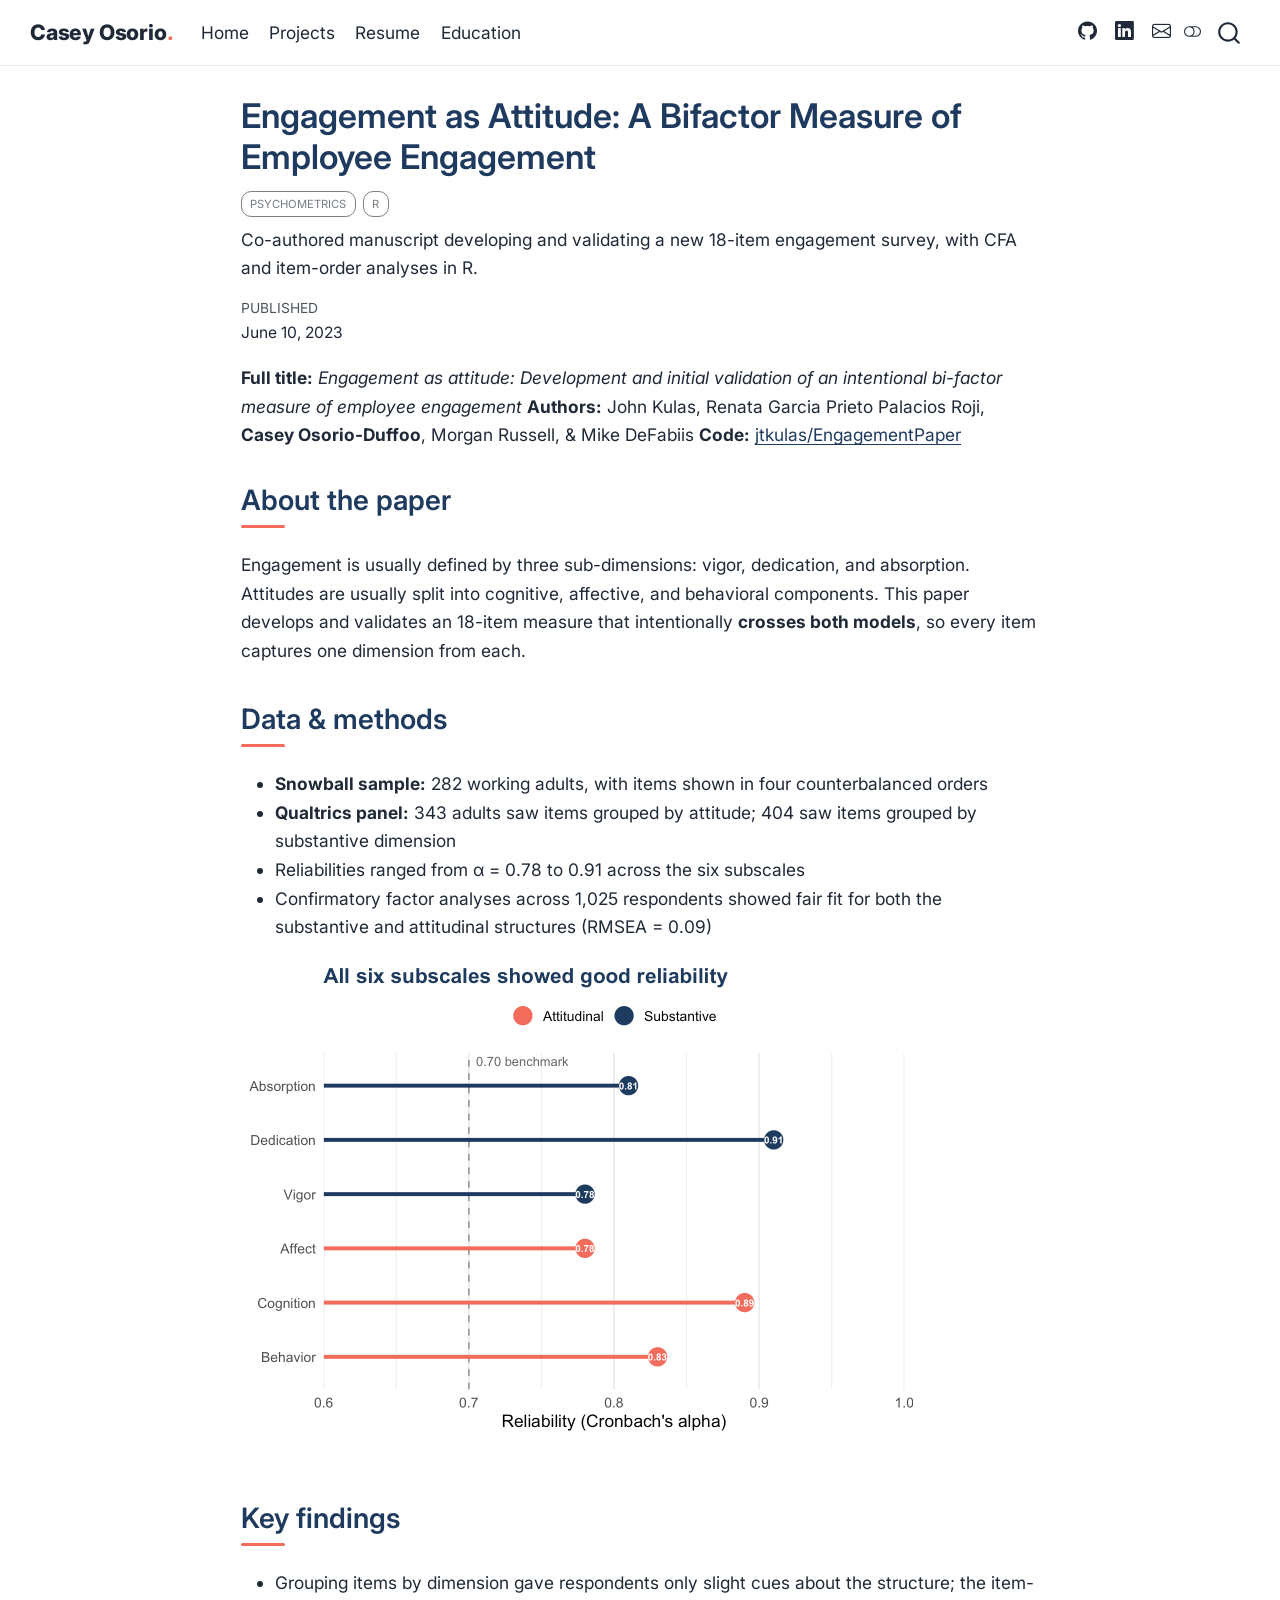
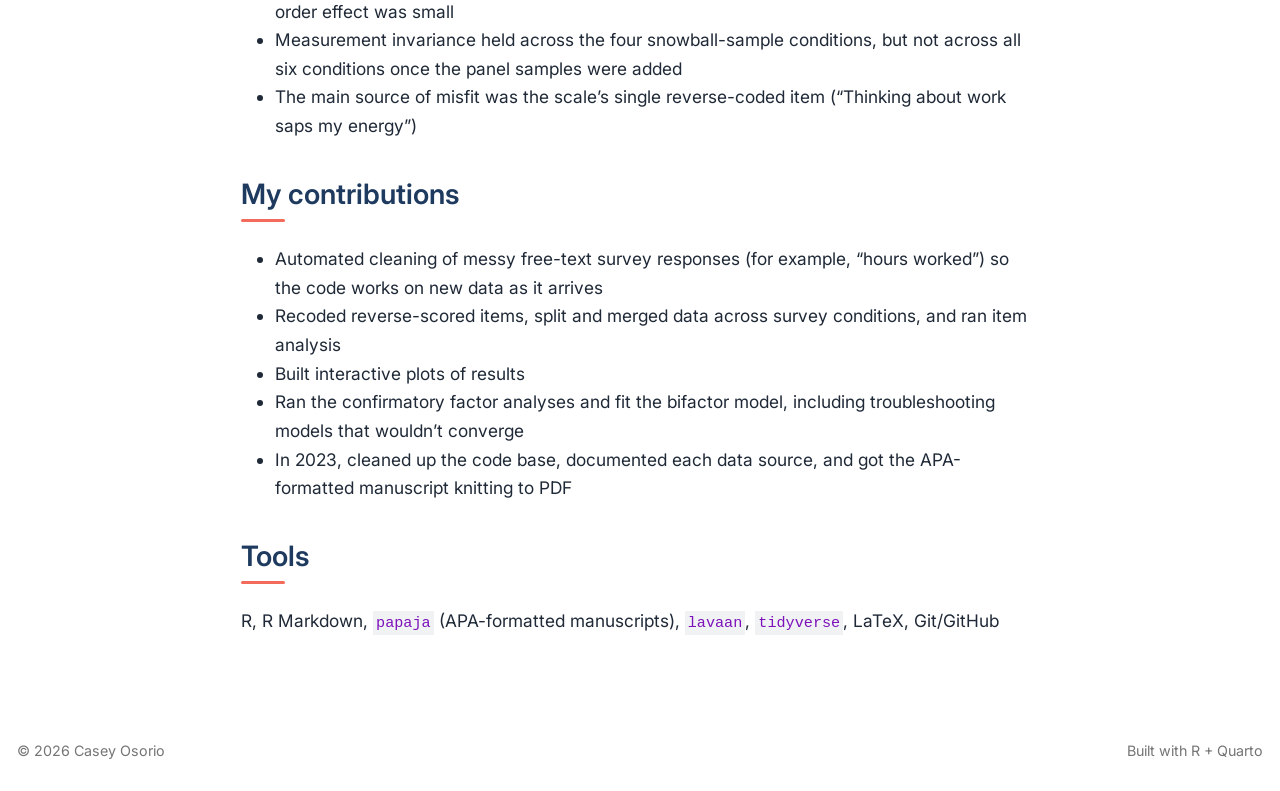
<file: projects/engagement-paper/index.html>
<!DOCTYPE html>
<html xmlns="http://www.w3.org/1999/xhtml" lang="en" xml:lang="en"><head>

<meta charset="utf-8">
<meta name="generator" content="quarto-1.10.19">

<meta name="viewport" content="width=device-width, initial-scale=1.0, user-scalable=yes">

<meta name="dcterms.date" content="2023-06-10">
<meta name="description" content="Co-authored manuscript developing and validating a new 18-item engagement survey, with CFA and item-order analyses in R.">

<title>Engagement as Attitude: A Bifactor Measure of Employee Engagement – Casey Osorio</title>
<style>
/* Default styles provided by pandoc.
** See https://pandoc.org/MANUAL.html#variables-for-html for config info.
*/
span.smallcaps{font-variant: small-caps;}
div.columns{display: flex; gap: 1.5em;}
div.column{flex: auto;}
@media screen {
div.columns{gap: min(4vw, 1.5em);}
div.column{overflow-x: auto;}
}
div.hanging-indent{margin-left: 1.5em; text-indent: -1.5em;}
ul.task-list{list-style: none;}
ul.task-list li input[type="checkbox"] {
  width: 0.8em;
  margin: 0 0.8em 0.2em -1em; /* quarto-specific, see https://github.com/quarto-dev/quarto-cli/issues/4556 */ 
  vertical-align: middle;
}
</style>


<script src="../../site_libs/quarto-nav/quarto-nav.js"></script>
<script src="../../site_libs/quarto-nav/headroom.min.js"></script>
<script src="../../site_libs/clipboard/clipboard.min.js"></script>
<script src="../../site_libs/quarto-search/autocomplete.umd.js"></script>
<script src="../../site_libs/quarto-search/fuse.min.js"></script>
<script src="../../site_libs/quarto-search/quarto-search.js"></script>
<meta name="quarto:offset" content="../../">
<script src="../../site_libs/quarto-html/quarto.js" type="module"></script>
<script src="../../site_libs/quarto-html/tabsets/tabsets.js" type="module"></script>
<script src="../../site_libs/quarto-html/popper.min.js"></script>
<script src="../../site_libs/quarto-html/tippy.umd.min.js"></script>
<script src="../../site_libs/quarto-html/anchor.min.js"></script>
<link href="../../site_libs/quarto-html/tippy.css" rel="stylesheet">
<link href="../../site_libs/quarto-html/quarto-syntax-highlighting-bf27225e3a48a9273f3daa8f8e829971.css" rel="stylesheet" class="quarto-color-scheme" id="quarto-text-highlighting-styles">
<link href="../../site_libs/quarto-html/quarto-syntax-highlighting-dark-b626d73c4c936ccc3cb08be7d45d1df6.css" rel="stylesheet" class="quarto-color-scheme quarto-color-alternate" id="quarto-text-highlighting-styles">
<link href="../../site_libs/quarto-html/quarto-syntax-highlighting-bf27225e3a48a9273f3daa8f8e829971.css" rel="stylesheet" class="quarto-color-scheme-extra" id="quarto-text-highlighting-styles">
<script src="../../site_libs/bootstrap/bootstrap.min.js"></script>
<link href="../../site_libs/bootstrap/bootstrap-icons.css" rel="stylesheet">
<link href="../../site_libs/bootstrap/bootstrap-e7e12972d3fdf651b32424ddcba134da.min.css" rel="stylesheet" append-hash="true" class="quarto-color-scheme" id="quarto-bootstrap" data-mode="light">
<link href="../../site_libs/bootstrap/bootstrap-dark-7f354027a1c93776e464c7e6af05c7e6.min.css" rel="stylesheet" append-hash="true" class="quarto-color-scheme quarto-color-alternate" id="quarto-bootstrap" data-mode="light">
<link href="../../site_libs/bootstrap/bootstrap-e7e12972d3fdf651b32424ddcba134da.min.css" rel="stylesheet" append-hash="true" class="quarto-color-scheme-extra" id="quarto-bootstrap" data-mode="light">
<script id="quarto-search-options" type="application/json">{
  "location": "navbar",
  "copy-button": false,
  "collapse-after": 3,
  "panel-placement": "end",
  "type": "overlay",
  "limit": 50,
  "keyboard-shortcut": [
    "f",
    "/",
    "s"
  ],
  "show-item-context": false,
  "language": {
    "search-no-results-text": "No results",
    "search-matching-documents-text": "matching documents",
    "search-copy-link-title": "Copy link to search",
    "search-hide-matches-text": "Hide additional matches",
    "search-more-match-text": "more match in this document",
    "search-more-matches-text": "more matches in this document",
    "search-clear-button-title": "Clear",
    "search-text-placeholder": "",
    "search-detached-cancel-button-title": "Cancel",
    "search-submit-button-title": "Submit",
    "search-label": "Search"
  }
}</script>


</head>

<body class="nav-fixed fullcontent quarto-light"><script id="quarto-html-before-body" type="application/javascript">
    const toggleBodyColorMode = (bsSheetEl) => {
      const mode = bsSheetEl.getAttribute("data-mode");
      const bodyEl = window.document.querySelector("body");
      if (mode === "dark") {
        bodyEl.classList.add("quarto-dark");
        bodyEl.classList.remove("quarto-light");
      } else {
        bodyEl.classList.add("quarto-light");
        bodyEl.classList.remove("quarto-dark");
      }
    }
    const toggleBodyColorPrimary = () => {
      const bsSheetEl = window.document.querySelector("link#quarto-bootstrap:not([rel=disabled-stylesheet])");
      if (bsSheetEl) {
        toggleBodyColorMode(bsSheetEl);
      }
    }
    const setColorSchemeToggle = (alternate) => {
      const toggles = window.document.querySelectorAll('.quarto-color-scheme-toggle');
      for (let i=0; i < toggles.length; i++) {
        const toggle = toggles[i];
        if (toggle) {
          if (alternate) {
            toggle.classList.add("alternate");
          } else {
            toggle.classList.remove("alternate");
          }
        }
      }
    };
    const toggleColorMode = (alternate) => {
      // Switch the stylesheets
      const primaryStylesheets = window.document.querySelectorAll('link.quarto-color-scheme:not(.quarto-color-alternate)');
      const alternateStylesheets = window.document.querySelectorAll('link.quarto-color-scheme.quarto-color-alternate');
      manageTransitions('#quarto-margin-sidebar .nav-link', false);
      if (alternate) {
        // note: dark is layered on light, we don't disable primary!
        enableStylesheet(alternateStylesheets);
        for (const sheetNode of alternateStylesheets) {
          if (sheetNode.id === "quarto-bootstrap") {
            toggleBodyColorMode(sheetNode);
          }
        }
      } else {
        disableStylesheet(alternateStylesheets);
        enableStylesheet(primaryStylesheets)
        toggleBodyColorPrimary();
      }
      manageTransitions('#quarto-margin-sidebar .nav-link', true);
      // Switch the toggles
      setColorSchemeToggle(alternate)
      // Hack to workaround the fact that safari doesn't
      // properly recolor the scrollbar when toggling (#1455)
      if (navigator.userAgent.indexOf('Safari') > 0 && navigator.userAgent.indexOf('Chrome') == -1) {
        manageTransitions("body", false);
        window.scrollTo(0, 1);
        setTimeout(() => {
          window.scrollTo(0, 0);
          manageTransitions("body", true);
        }, 40);
      }
    }
    const disableStylesheet = (stylesheets) => {
      for (let i=0; i < stylesheets.length; i++) {
        const stylesheet = stylesheets[i];
        stylesheet.rel = 'disabled-stylesheet';
      }
    }
    const enableStylesheet = (stylesheets) => {
      for (let i=0; i < stylesheets.length; i++) {
        const stylesheet = stylesheets[i];
        if(stylesheet.rel !== 'stylesheet') { // for Chrome, which will still FOUC without this check
          stylesheet.rel = 'stylesheet';
        }
      }
    }
    const manageTransitions = (selector, allowTransitions) => {
      const els = window.document.querySelectorAll(selector);
      for (let i=0; i < els.length; i++) {
        const el = els[i];
        if (allowTransitions) {
          el.classList.remove('notransition');
        } else {
          el.classList.add('notransition');
        }
      }
    }
    const isFileUrl = () => {
      return window.location.protocol === 'file:';
    }
    const hasAlternateSentinel = () => {
      let styleSentinel = getColorSchemeSentinel();
      if (styleSentinel !== null) {
        return styleSentinel === "alternate";
      } else {
        return false;
      }
    }
    const setStyleSentinel = (alternate) => {
      const value = alternate ? "alternate" : "default";
      if (!isFileUrl()) {
        window.localStorage.setItem("quarto-color-scheme", value);
      } else {
        localAlternateSentinel = value;
      }
    }
    const getColorSchemeSentinel = () => {
      if (!isFileUrl()) {
        const storageValue = window.localStorage.getItem("quarto-color-scheme");
        return storageValue != null ? storageValue : localAlternateSentinel;
      } else {
        return localAlternateSentinel;
      }
    }
    const toggleGiscusIfUsed = (isAlternate, darkModeDefault) => {
      const baseTheme = document.querySelector('#giscus-base-theme')?.value ?? 'light';
      const alternateTheme = document.querySelector('#giscus-alt-theme')?.value ?? 'dark';
      let newTheme = '';
      if(authorPrefersDark) {
        newTheme = isAlternate ? baseTheme : alternateTheme;
      } else {
        newTheme = isAlternate ? alternateTheme : baseTheme;
      }
      const changeGiscusTheme = () => {
        // From: https://github.com/giscus/giscus/issues/336
        const sendMessage = (message) => {
          const iframe = document.querySelector('iframe.giscus-frame');
          if (!iframe) return;
          iframe.contentWindow.postMessage({ giscus: message }, 'https://giscus.app');
        }
        sendMessage({
          setConfig: {
            theme: newTheme
          }
        });
      }
      const isGiscussLoaded = window.document.querySelector('iframe.giscus-frame') !== null;
      if (isGiscussLoaded) {
        changeGiscusTheme();
      }
    };
    const authorPrefersDark = false;
    const darkModeDefault = authorPrefersDark;
      document.querySelector('link#quarto-text-highlighting-styles.quarto-color-scheme-extra').rel = 'disabled-stylesheet';
      document.querySelector('link#quarto-bootstrap.quarto-color-scheme-extra').rel = 'disabled-stylesheet';
    let localAlternateSentinel = darkModeDefault ? 'alternate' : 'default';
    // Dark / light mode switch
    window.quartoToggleColorScheme = () => {
      // Read the current dark / light value
      let toAlternate = !hasAlternateSentinel();
      toggleColorMode(toAlternate);
      setStyleSentinel(toAlternate);
      toggleGiscusIfUsed(toAlternate, darkModeDefault);
      window.dispatchEvent(new Event('resize'));
    };
    // Switch to dark mode if need be
    if (hasAlternateSentinel()) {
      toggleColorMode(true);
    } else {
      toggleColorMode(false);
    }
  </script>

<div id="quarto-search-results"></div>
  <header id="quarto-header" class="headroom fixed-top">
    <nav class="navbar navbar-expand-lg " data-bs-theme="dark">
      <div class="navbar-container container-fluid">
      <div class="navbar-brand-container mx-auto">
    <a class="navbar-brand" href="../../index.html">
    <span class="navbar-title">Casey Osorio</span>
    </a>
  </div>
            <div id="quarto-search" class="" title="Search"></div>
          <button class="navbar-toggler" type="button" data-bs-toggle="collapse" data-bs-target="#navbarCollapse" aria-controls="navbarCollapse" role="menu" aria-expanded="false" aria-label="Toggle navigation" onclick="if (window.quartoToggleHeadroom) { window.quartoToggleHeadroom(); }">
  <span class="navbar-toggler-icon"></span>
</button>
          <div class="collapse navbar-collapse" id="navbarCollapse">
            <ul class="navbar-nav navbar-nav-scroll me-auto">
  <li class="nav-item">
    <a class="nav-link" href="../../index.html"> 
<span class="menu-text">Home</span></a>
  </li>  
  <li class="nav-item">
    <a class="nav-link" href="../../projects.html"> 
<span class="menu-text">Projects</span></a>
  </li>  
  <li class="nav-item">
    <a class="nav-link" href="../../resume.html"> 
<span class="menu-text">Resume</span></a>
  </li>  
  <li class="nav-item">
    <a class="nav-link" href="../../education.html"> 
<span class="menu-text">Education</span></a>
  </li>  
</ul>
            <ul class="navbar-nav navbar-nav-scroll ms-auto">
  <li class="nav-item compact">
    <a class="nav-link" href="https://github.com/casosorio"> <i class="bi bi-github" role="img">
</i> 
<span class="menu-text"></span></a>
  </li>  
  <li class="nav-item compact">
    <a class="nav-link" href="https://www.linkedin.com/in/casey-osorio-duffoo"> <i class="bi bi-linkedin" role="img">
</i> 
<span class="menu-text"></span></a>
  </li>  
  <li class="nav-item compact">
    <a class="nav-link" href="mailto:caseyosorio@gmail.com"> <i class="bi bi-envelope" role="img">
</i> 
<span class="menu-text"></span></a>
  </li>  
</ul>
          </div> <!-- /navcollapse -->
            <div class="quarto-navbar-tools">
  <a href="" class="quarto-color-scheme-toggle quarto-navigation-tool  px-1" onclick="window.quartoToggleColorScheme(); return false;" title="Toggle dark mode"><i class="bi"></i></a>
</div>
      </div> <!-- /container-fluid -->
    </nav>
</header>
<!-- content -->
<div id="quarto-content" class="quarto-container page-columns page-rows-contents page-layout-article page-navbar">
<!-- sidebar -->
<!-- margin-sidebar -->
    
<!-- main -->
<main class="content" id="quarto-document-content">


<header id="title-block-header" class="quarto-title-block default">
<div class="quarto-title">
<h1 class="title">Engagement as Attitude: A Bifactor Measure of Employee Engagement</h1>
  <div class="quarto-categories">
    <div class="quarto-category">Psychometrics</div>
    <div class="quarto-category">R</div>
  </div>
  </div>

<div>
  <div class="description">
    Co-authored manuscript developing and validating a new 18-item engagement survey, with CFA and item-order analyses in R.
  </div>
</div>


<div class="quarto-title-meta">

    
    <div>
    <div class="quarto-title-meta-heading">Published</div>
    <div class="quarto-title-meta-contents">
      <p class="date">June 10, 2023</p>
    </div>
  </div>
  
    
  </div>
  


</header>


<p><strong>Full title:</strong> <em>Engagement as attitude: Development and initial validation of an intentional bi-factor measure of employee engagement</em> <strong>Authors:</strong> John Kulas, Renata Garcia Prieto Palacios Roji, <strong>Casey Osorio-Duffoo</strong>, Morgan Russell, &amp; Mike DeFabiis <strong>Code:</strong> <a href="https://github.com/jtkulas/EngagementPaper">jtkulas/EngagementPaper</a></p>
<section id="about-the-paper" class="level2">
<h2 class="anchored" data-anchor-id="about-the-paper">About the paper</h2>
<p>Engagement is usually defined by three sub-dimensions: vigor, dedication, and absorption. Attitudes are usually split into cognitive, affective, and behavioral components. This paper develops and validates an 18-item measure that intentionally <strong>crosses both models</strong>, so every item captures one dimension from each.</p>
</section>
<section id="data-methods" class="level2">
<h2 class="anchored" data-anchor-id="data-methods">Data &amp; methods</h2>
<ul>
<li><strong>Snowball sample:</strong> 282 working adults, with items shown in four counterbalanced orders</li>
<li><strong>Qualtrics panel:</strong> 343 adults saw items grouped by attitude; 404 saw items grouped by substantive dimension</li>
<li>Reliabilities ranged from α = 0.78 to 0.91 across the six subscales</li>
<li>Confirmatory factor analyses across 1,025 respondents showed fair fit for both the substantive and attitudinal structures (RMSEA = 0.09)</li>
</ul>
<div class="cell">
<div class="cell-output-display">
<div>
<figure class="figure">
<p><img src="index_files/figure-html/unnamed-chunk-1-1.png" class="img-fluid figure-img" alt="Lollipop chart of reliability (Cronbach's alpha) for six subscales, from 0.78 (Vigor, Affect) to 0.91 (Dedication)." width="672"></p>
</figure>
</div>
</div>
</div>
</section>
<section id="key-findings" class="level2">
<h2 class="anchored" data-anchor-id="key-findings">Key findings</h2>
<ul>
<li>Grouping items by dimension gave respondents only slight cues about the structure; the item-order effect was small</li>
<li>Measurement invariance held across the four snowball-sample conditions, but not across all six conditions once the panel samples were added</li>
<li>The main source of misfit was the scale’s single reverse-coded item (“Thinking about work saps my energy”)</li>
</ul>
</section>
<section id="my-contributions" class="level2">
<h2 class="anchored" data-anchor-id="my-contributions">My contributions</h2>
<ul>
<li>Automated cleaning of messy free-text survey responses (for example, “hours worked”) so the code works on new data as it arrives</li>
<li>Recoded reverse-scored items, split and merged data across survey conditions, and ran item analysis</li>
<li>Built interactive plots of results</li>
<li>Ran the confirmatory factor analyses and fit the bifactor model, including troubleshooting models that wouldn’t converge</li>
<li>In 2023, cleaned up the code base, documented each data source, and got the APA-formatted manuscript knitting to PDF</li>
</ul>
</section>
<section id="tools" class="level2">
<h2 class="anchored" data-anchor-id="tools">Tools</h2>
<p>R, R Markdown, <code>papaja</code> (APA-formatted manuscripts), <code>lavaan</code>, <code>tidyverse</code>, LaTeX, Git/GitHub</p>


</section>

</main> <!-- /main -->
<script id="quarto-html-after-body" type="application/javascript">
  window.document.addEventListener("DOMContentLoaded", function (event) {
    // Ensure there is a toggle, if there isn't float one in the top right
    if (window.document.querySelector('.quarto-color-scheme-toggle') === null) {
      const a = window.document.createElement('a');
      a.classList.add('top-right');
      a.classList.add('quarto-color-scheme-toggle');
      a.href = "";
      a.onclick = function() { try { window.quartoToggleColorScheme(); } catch {} return false; };
      const i = window.document.createElement("i");
      i.classList.add('bi');
      a.appendChild(i);
      window.document.body.appendChild(a);
    }
    setColorSchemeToggle(hasAlternateSentinel())
    const icon = "";
    const anchorJS = new window.AnchorJS();
    anchorJS.options = {
      placement: 'right',
      icon: icon
    };
    anchorJS.add('.anchored');
    const isCodeAnnotation = (el) => {
      for (const clz of el.classList) {
        if (clz.startsWith('code-annotation-')) {                     
          return true;
        }
      }
      return false;
    }
    const onCopySuccess = function(e) {
      // button target
      const button = e.trigger;
      // don't keep focus
      button.blur();
      // flash "checked"
      button.classList.add('code-copy-button-checked');
      var currentTitle = button.getAttribute("title");
      button.setAttribute("title", "Copied!");
      let tooltip;
      if (window.bootstrap) {
        button.setAttribute("data-bs-toggle", "tooltip");
        button.setAttribute("data-bs-placement", "left");
        button.setAttribute("data-bs-title", "Copied!");
        tooltip = new bootstrap.Tooltip(button, 
          { trigger: "manual", 
            customClass: "code-copy-button-tooltip",
            offset: [0, -8]});
        tooltip.show();    
      }
      setTimeout(function() {
        if (tooltip) {
          tooltip.hide();
          button.removeAttribute("data-bs-title");
          button.removeAttribute("data-bs-toggle");
          button.removeAttribute("data-bs-placement");
        }
        button.setAttribute("title", currentTitle);
        button.classList.remove('code-copy-button-checked');
      }, 1000);
      // clear code selection
      e.clearSelection();
    }
    const getTextToCopy = function(trigger) {
      const outerScaffold = trigger.parentElement.cloneNode(true);
      const codeEl = outerScaffold.querySelector('code');
      for (const childEl of codeEl.children) {
        if (isCodeAnnotation(childEl)) {
          childEl.remove();
        }
      }
      return codeEl.innerText;
    }
    const clipboard = new window.ClipboardJS('.code-copy-button:not([data-in-quarto-modal])', {
      text: getTextToCopy
    });
    clipboard.on('success', onCopySuccess);
    if (window.document.getElementById('quarto-embedded-source-code-modal')) {
      const clipboardModal = new window.ClipboardJS('.code-copy-button[data-in-quarto-modal]', {
        text: getTextToCopy,
        container: window.document.getElementById('quarto-embedded-source-code-modal')
      });
      clipboardModal.on('success', onCopySuccess);
    }
      var localhostRegex = new RegExp(/^(?:http|https):\/\/localhost\:?[0-9]*\//);
      var mailtoRegex = new RegExp(/^mailto:/);
        var filterRegex = new RegExp("https:\/\/casosorio\.github\.io\/");
      var isInternal = (href) => {
          return filterRegex.test(href) || localhostRegex.test(href) || mailtoRegex.test(href);
      }
      // Inspect non-navigation links and adorn them if external
     var links = window.document.querySelectorAll('a[href]:not(.nav-link):not(.navbar-brand):not(.toc-action):not(.sidebar-link):not(.sidebar-item-toggle):not(.pagination-link):not(.no-external):not([aria-hidden]):not(.dropdown-item):not(.quarto-navigation-tool):not(.about-link)');
      for (var i=0; i<links.length; i++) {
        const link = links[i];
        if (!isInternal(link.href)) {
          // undo the damage that might have been done by quarto-nav.js in the case of
          // links that we want to consider external
          if (link.dataset.originalHref !== undefined) {
            link.href = link.dataset.originalHref;
          }
        }
      }
    function tippyHover(el, contentFn, onTriggerFn, onUntriggerFn) {
      const config = {
        allowHTML: true,
        maxWidth: 500,
        delay: 100,
        arrow: false,
        appendTo: function(el) {
            return el.parentElement;
        },
        interactive: true,
        interactiveBorder: 10,
        theme: 'quarto',
        placement: 'bottom-start',
      };
      if (contentFn) {
        config.content = contentFn;
      }
      if (onTriggerFn) {
        config.onTrigger = onTriggerFn;
      }
      if (onUntriggerFn) {
        config.onUntrigger = onUntriggerFn;
      }
      window.tippy(el, config); 
    }
    const noterefs = window.document.querySelectorAll('a[role="doc-noteref"]');
    for (var i=0; i<noterefs.length; i++) {
      const ref = noterefs[i];
      tippyHover(ref, function() {
        // use id or data attribute instead here
        let href = ref.getAttribute('data-footnote-href') || ref.getAttribute('href');
        try { href = new URL(href).hash; } catch {}
        const id = href.replace(/^#\/?/, "");
        const note = window.document.getElementById(id);
        if (note) {
          return note.innerHTML;
        } else {
          return "";
        }
      });
    }
    const xrefs = window.document.querySelectorAll('a.quarto-xref');
    const processXRef = (id, note) => {
      // Strip column container classes
      const stripColumnClz = (el) => {
        el.classList.remove("page-full", "page-columns");
        if (el.children) {
          for (const child of el.children) {
            stripColumnClz(child);
          }
        }
      }
      stripColumnClz(note)
      if (id === null || id.startsWith('sec-')) {
        // Special case sections, only their first couple elements
        const container = document.createElement("div");
        if (note.children && note.children.length > 2) {
          container.appendChild(note.children[0].cloneNode(true));
          for (let i = 1; i < note.children.length; i++) {
            const child = note.children[i];
            if (child.tagName === "P" && child.innerText === "") {
              continue;
            } else {
              container.appendChild(child.cloneNode(true));
              break;
            }
          }
          if (window.Quarto?.typesetMath) {
            window.Quarto.typesetMath(container);
          }
          return container.innerHTML
        } else {
          if (window.Quarto?.typesetMath) {
            window.Quarto.typesetMath(note);
          }
          return note.innerHTML;
        }
      } else {
        // Remove any anchor links if they are present
        const anchorLink = note.querySelector('a.anchorjs-link');
        if (anchorLink) {
          anchorLink.remove();
        }
        if (window.Quarto?.typesetMath) {
          window.Quarto.typesetMath(note);
        }
        if (note.classList.contains("callout")) {
          return note.outerHTML;
        } else {
          return note.innerHTML;
        }
      }
    }
    for (var i=0; i<xrefs.length; i++) {
      const xref = xrefs[i];
      tippyHover(xref, undefined, function(instance) {
        instance.disable();
        let url = xref.getAttribute('href');
        let hash = undefined; 
        if (url.startsWith('#')) {
          hash = url;
        } else {
          try { hash = new URL(url).hash; } catch {}
        }
        if (hash) {
          const id = hash.replace(/^#\/?/, "");
          const note = window.document.getElementById(id);
          if (note !== null) {
            try {
              const html = processXRef(id, note.cloneNode(true));
              instance.setContent(html);
            } finally {
              instance.enable();
              instance.show();
            }
          } else {
            // See if we can fetch this
            fetch(url.split('#')[0])
            .then(res => res.text())
            .then(html => {
              const parser = new DOMParser();
              const htmlDoc = parser.parseFromString(html, "text/html");
              const note = htmlDoc.getElementById(id);
              if (note !== null) {
                const html = processXRef(id, note);
                instance.setContent(html);
              } 
            }).finally(() => {
              instance.enable();
              instance.show();
            });
          }
        } else {
          // See if we can fetch a full url (with no hash to target)
          // This is a special case and we should probably do some content thinning / targeting
          fetch(url)
          .then(res => res.text())
          .then(html => {
            const parser = new DOMParser();
            const htmlDoc = parser.parseFromString(html, "text/html");
            const note = htmlDoc.querySelector('main.content');
            if (note !== null) {
              // This should only happen for chapter cross references
              // (since there is no id in the URL)
              // remove the first header
              if (note.children.length > 0 && note.children[0].tagName === "HEADER") {
                note.children[0].remove();
              }
              const html = processXRef(null, note);
              instance.setContent(html);
            } 
          }).finally(() => {
            instance.enable();
            instance.show();
          });
        }
      }, function(instance) {
      });
    }
        let selectedAnnoteEl;
        const selectorForAnnotation = ( cell, annotation) => {
          let cellAttr = 'data-code-cell="' + cell + '"';
          let lineAttr = 'data-code-annotation="' +  annotation + '"';
          const selector = 'span[' + cellAttr + '][' + lineAttr + ']';
          return selector;
        }
        const selectCodeLines = (annoteEl) => {
          const doc = window.document;
          const targetCell = annoteEl.getAttribute("data-target-cell");
          const targetAnnotation = annoteEl.getAttribute("data-target-annotation");
          const annoteSpan = window.document.querySelector(selectorForAnnotation(targetCell, targetAnnotation));
          const lines = annoteSpan.getAttribute("data-code-lines").split(",");
          const lineIds = lines.map((line) => {
            return targetCell + "-" + line;
          })
          let top = null;
          let height = null;
          let parent = null;
          if (lineIds.length > 0) {
              //compute the position of the single el (top and bottom and make a div)
              const el = window.document.getElementById(lineIds[0]);
              top = el.offsetTop;
              height = el.offsetHeight;
              parent = el.parentElement.parentElement;
            if (lineIds.length > 1) {
              const lastEl = window.document.getElementById(lineIds[lineIds.length - 1]);
              const bottom = lastEl.offsetTop + lastEl.offsetHeight;
              height = bottom - top;
            }
            if (top !== null && height !== null && parent !== null) {
              // cook up a div (if necessary) and position it 
              let div = window.document.getElementById("code-annotation-line-highlight");
              if (div === null) {
                div = window.document.createElement("div");
                div.setAttribute("id", "code-annotation-line-highlight");
                div.style.position = 'absolute';
                parent.appendChild(div);
              }
              div.style.top = top - 2 + "px";
              div.style.height = height + 4 + "px";
              div.style.left = 0;
              let gutterDiv = window.document.getElementById("code-annotation-line-highlight-gutter");
              if (gutterDiv === null) {
                gutterDiv = window.document.createElement("div");
                gutterDiv.setAttribute("id", "code-annotation-line-highlight-gutter");
                gutterDiv.style.position = 'absolute';
                const codeCell = window.document.getElementById(targetCell);
                const gutter = codeCell.querySelector('.code-annotation-gutter');
                gutter.appendChild(gutterDiv);
              }
              gutterDiv.style.top = top - 2 + "px";
              gutterDiv.style.height = height + 4 + "px";
            }
            selectedAnnoteEl = annoteEl;
          }
        };
        const unselectCodeLines = () => {
          const elementsIds = ["code-annotation-line-highlight", "code-annotation-line-highlight-gutter"];
          elementsIds.forEach((elId) => {
            const div = window.document.getElementById(elId);
            if (div) {
              div.remove();
            }
          });
          selectedAnnoteEl = undefined;
        };
          // Handle positioning of the toggle
      window.addEventListener(
        "resize",
        throttle(() => {
          elRect = undefined;
          if (selectedAnnoteEl) {
            selectCodeLines(selectedAnnoteEl);
          }
        }, 10)
      );
      function throttle(fn, ms) {
      let throttle = false;
      let timer;
        return (...args) => {
          if(!throttle) { // first call gets through
              fn.apply(this, args);
              throttle = true;
          } else { // all the others get throttled
              if(timer) clearTimeout(timer); // cancel #2
              timer = setTimeout(() => {
                fn.apply(this, args);
                timer = throttle = false;
              }, ms);
          }
        };
      }
        // Attach click handler to the DT
        const annoteDls = window.document.querySelectorAll('dt[data-target-cell]');
        for (const annoteDlNode of annoteDls) {
          annoteDlNode.addEventListener('click', (event) => {
            const clickedEl = event.target;
            if (clickedEl !== selectedAnnoteEl) {
              unselectCodeLines();
              const activeEl = window.document.querySelector('dt[data-target-cell].code-annotation-active');
              if (activeEl) {
                activeEl.classList.remove('code-annotation-active');
              }
              selectCodeLines(clickedEl);
              clickedEl.classList.add('code-annotation-active');
            } else {
              // Unselect the line
              unselectCodeLines();
              clickedEl.classList.remove('code-annotation-active');
            }
          });
        }
    const findCites = (el) => {
      const parentEl = el.parentElement;
      if (parentEl) {
        const cites = parentEl.dataset.cites;
        if (cites) {
          return {
            el,
            cites: cites.split(' ')
          };
        } else {
          return findCites(el.parentElement)
        }
      } else {
        return undefined;
      }
    };
    var bibliorefs = window.document.querySelectorAll('a[role="doc-biblioref"]');
    for (var i=0; i<bibliorefs.length; i++) {
      const ref = bibliorefs[i];
      const citeInfo = findCites(ref);
      if (citeInfo) {
        tippyHover(citeInfo.el, function() {
          var popup = window.document.createElement('div');
          citeInfo.cites.forEach(function(cite) {
            var citeDiv = window.document.createElement('div');
            citeDiv.classList.add('hanging-indent');
            citeDiv.classList.add('csl-entry');
            var biblioDiv = window.document.getElementById('ref-' + cite);
            if (biblioDiv) {
              citeDiv.innerHTML = biblioDiv.innerHTML;
            }
            popup.appendChild(citeDiv);
          });
          return popup.innerHTML;
        });
      }
    }
  });
  </script>
</div> <!-- /content -->
<footer class="footer">
  <div class="nav-footer">
    <div class="nav-footer-left">
<p>© 2026 Casey Osorio</p>
</div>   
    <div class="nav-footer-center">
      &nbsp;
    </div>
    <div class="nav-footer-right">
<p>Built with R + Quarto</p>
</div>
  </div>
</footer>




</body></html>
</file>
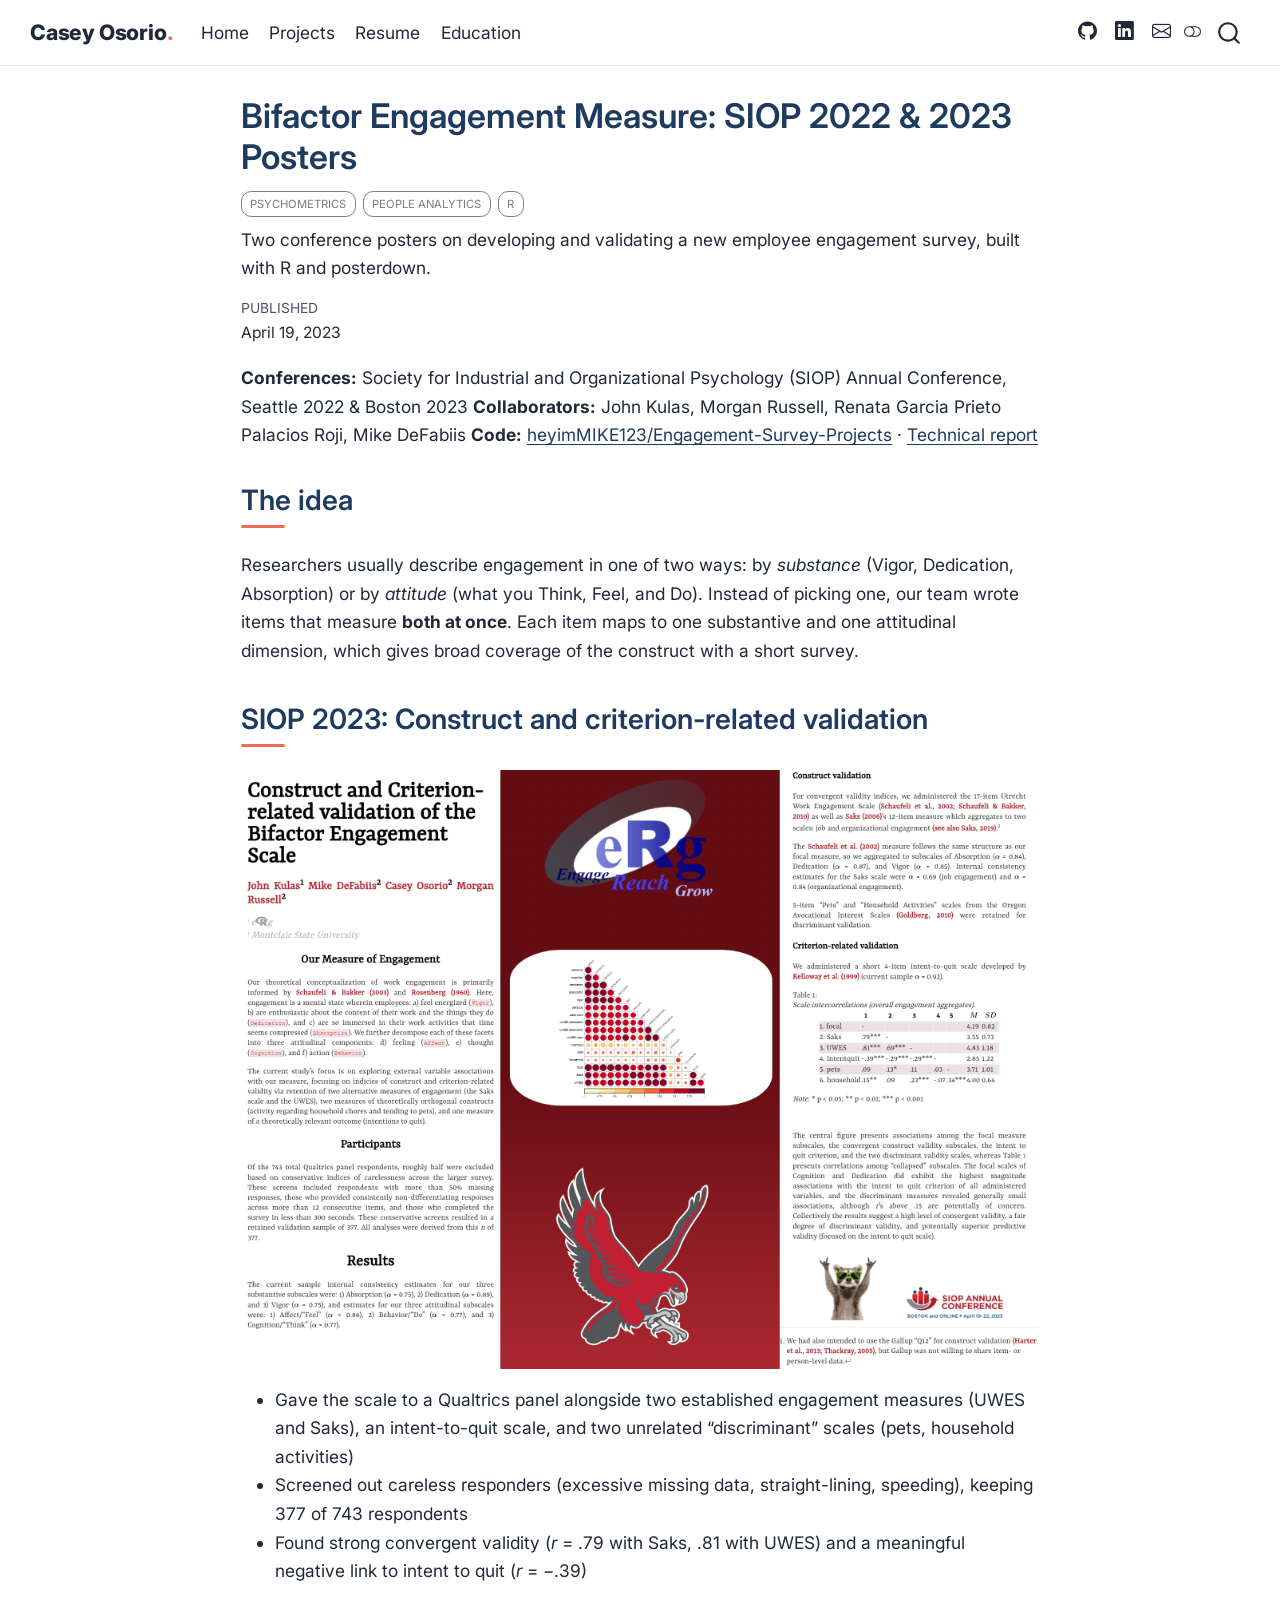
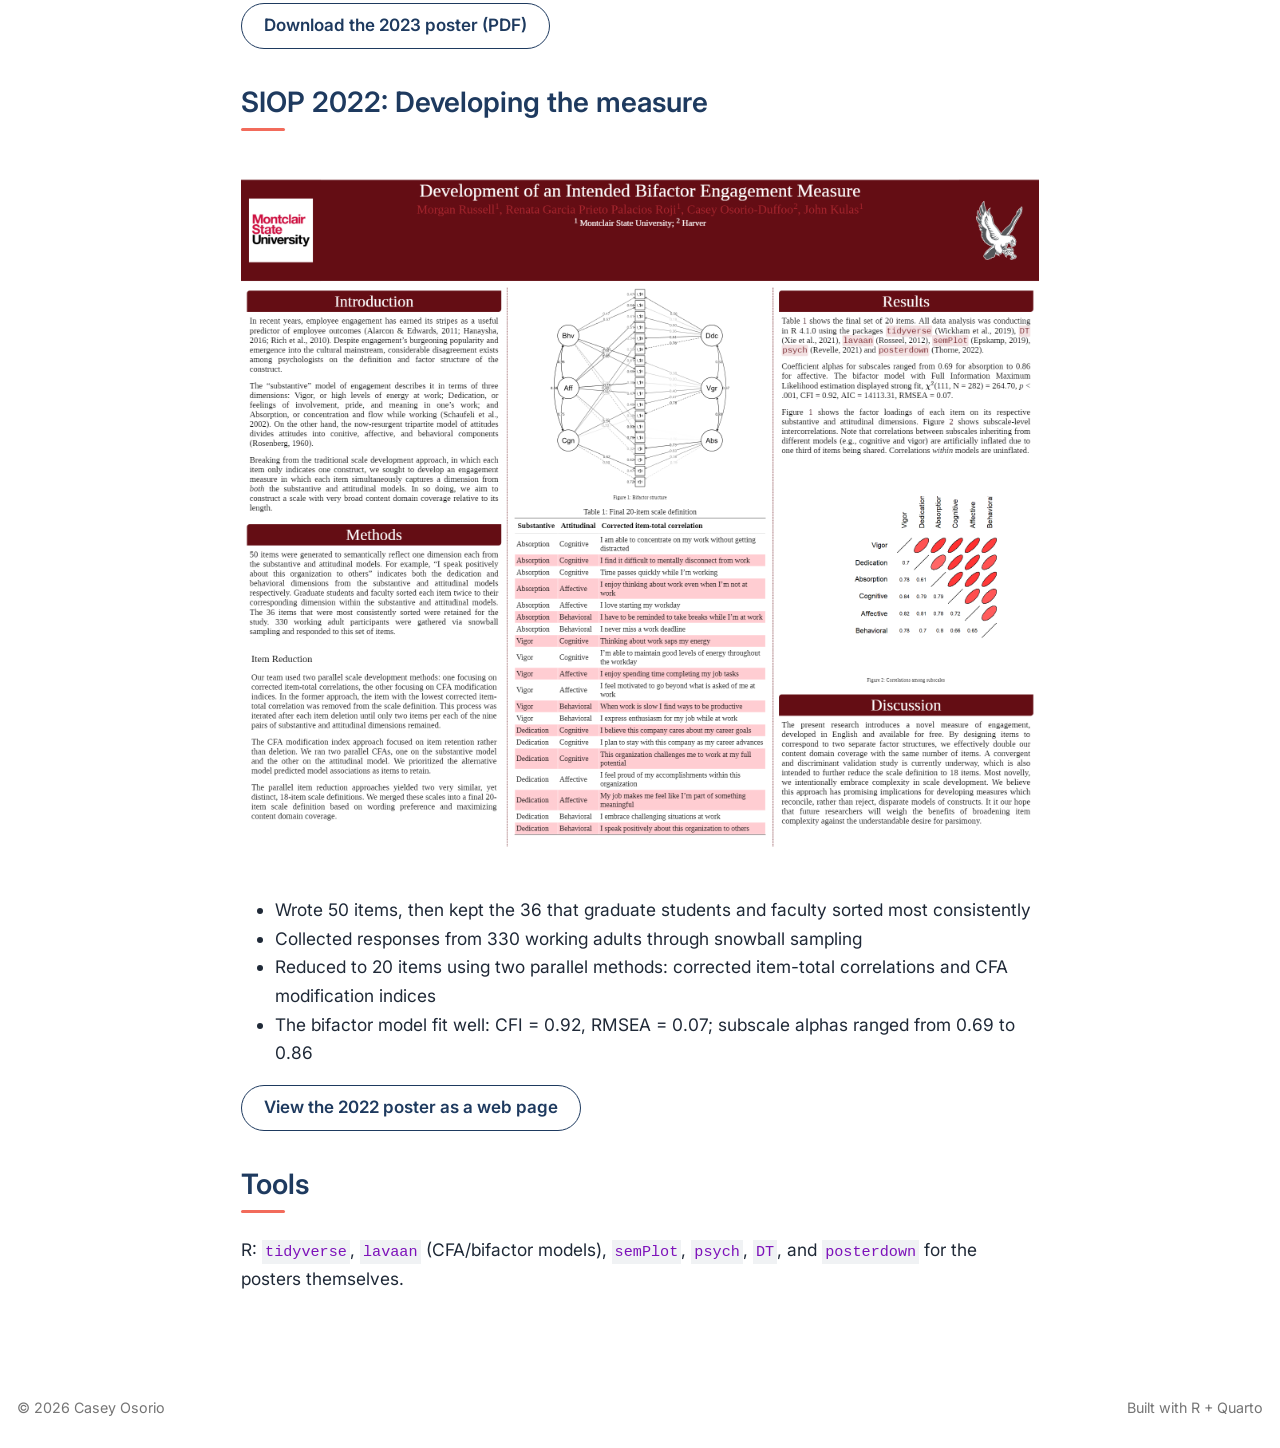
<file: projects/engagement-posters/index.html>
<!DOCTYPE html>
<html xmlns="http://www.w3.org/1999/xhtml" lang="en" xml:lang="en"><head>

<meta charset="utf-8">
<meta name="generator" content="quarto-1.10.19">

<meta name="viewport" content="width=device-width, initial-scale=1.0, user-scalable=yes">

<meta name="dcterms.date" content="2023-04-19">
<meta name="description" content="Two conference posters on developing and validating a new employee engagement survey, built with R and posterdown.">

<title>Bifactor Engagement Measure: SIOP 2022 &amp; 2023 Posters – Casey Osorio</title>
<style>
/* Default styles provided by pandoc.
** See https://pandoc.org/MANUAL.html#variables-for-html for config info.
*/
span.smallcaps{font-variant: small-caps;}
div.columns{display: flex; gap: 1.5em;}
div.column{flex: auto;}
@media screen {
div.columns{gap: min(4vw, 1.5em);}
div.column{overflow-x: auto;}
}
div.hanging-indent{margin-left: 1.5em; text-indent: -1.5em;}
ul.task-list{list-style: none;}
ul.task-list li input[type="checkbox"] {
  width: 0.8em;
  margin: 0 0.8em 0.2em -1em; /* quarto-specific, see https://github.com/quarto-dev/quarto-cli/issues/4556 */ 
  vertical-align: middle;
}
</style>


<script src="../../site_libs/quarto-nav/quarto-nav.js"></script>
<script src="../../site_libs/quarto-nav/headroom.min.js"></script>
<script src="../../site_libs/clipboard/clipboard.min.js"></script>
<script src="../../site_libs/quarto-search/autocomplete.umd.js"></script>
<script src="../../site_libs/quarto-search/fuse.min.js"></script>
<script src="../../site_libs/quarto-search/quarto-search.js"></script>
<meta name="quarto:offset" content="../../">
<script src="../../site_libs/quarto-html/quarto.js" type="module"></script>
<script src="../../site_libs/quarto-html/tabsets/tabsets.js" type="module"></script>
<script src="../../site_libs/quarto-html/popper.min.js"></script>
<script src="../../site_libs/quarto-html/tippy.umd.min.js"></script>
<script src="../../site_libs/quarto-html/anchor.min.js"></script>
<link href="../../site_libs/quarto-html/tippy.css" rel="stylesheet">
<link href="../../site_libs/quarto-html/quarto-syntax-highlighting-bf27225e3a48a9273f3daa8f8e829971.css" rel="stylesheet" class="quarto-color-scheme" id="quarto-text-highlighting-styles">
<link href="../../site_libs/quarto-html/quarto-syntax-highlighting-dark-b626d73c4c936ccc3cb08be7d45d1df6.css" rel="stylesheet" class="quarto-color-scheme quarto-color-alternate" id="quarto-text-highlighting-styles">
<link href="../../site_libs/quarto-html/quarto-syntax-highlighting-bf27225e3a48a9273f3daa8f8e829971.css" rel="stylesheet" class="quarto-color-scheme-extra" id="quarto-text-highlighting-styles">
<script src="../../site_libs/bootstrap/bootstrap.min.js"></script>
<link href="../../site_libs/bootstrap/bootstrap-icons.css" rel="stylesheet">
<link href="../../site_libs/bootstrap/bootstrap-e7e12972d3fdf651b32424ddcba134da.min.css" rel="stylesheet" append-hash="true" class="quarto-color-scheme" id="quarto-bootstrap" data-mode="light">
<link href="../../site_libs/bootstrap/bootstrap-dark-7f354027a1c93776e464c7e6af05c7e6.min.css" rel="stylesheet" append-hash="true" class="quarto-color-scheme quarto-color-alternate" id="quarto-bootstrap" data-mode="light">
<link href="../../site_libs/bootstrap/bootstrap-e7e12972d3fdf651b32424ddcba134da.min.css" rel="stylesheet" append-hash="true" class="quarto-color-scheme-extra" id="quarto-bootstrap" data-mode="light">
<script src="../../site_libs/quarto-contrib/glightbox/glightbox.min.js"></script>
<link href="../../site_libs/quarto-contrib/glightbox/glightbox.min.css" rel="stylesheet">
<link href="../../site_libs/quarto-contrib/glightbox/lightbox.css" rel="stylesheet">
<script id="quarto-search-options" type="application/json">{
  "location": "navbar",
  "copy-button": false,
  "collapse-after": 3,
  "panel-placement": "end",
  "type": "overlay",
  "limit": 50,
  "keyboard-shortcut": [
    "f",
    "/",
    "s"
  ],
  "show-item-context": false,
  "language": {
    "search-no-results-text": "No results",
    "search-matching-documents-text": "matching documents",
    "search-copy-link-title": "Copy link to search",
    "search-hide-matches-text": "Hide additional matches",
    "search-more-match-text": "more match in this document",
    "search-more-matches-text": "more matches in this document",
    "search-clear-button-title": "Clear",
    "search-text-placeholder": "",
    "search-detached-cancel-button-title": "Cancel",
    "search-submit-button-title": "Submit",
    "search-label": "Search"
  }
}</script>


</head>

<body class="nav-fixed fullcontent quarto-light"><script id="quarto-html-before-body" type="application/javascript">
    const toggleBodyColorMode = (bsSheetEl) => {
      const mode = bsSheetEl.getAttribute("data-mode");
      const bodyEl = window.document.querySelector("body");
      if (mode === "dark") {
        bodyEl.classList.add("quarto-dark");
        bodyEl.classList.remove("quarto-light");
      } else {
        bodyEl.classList.add("quarto-light");
        bodyEl.classList.remove("quarto-dark");
      }
    }
    const toggleBodyColorPrimary = () => {
      const bsSheetEl = window.document.querySelector("link#quarto-bootstrap:not([rel=disabled-stylesheet])");
      if (bsSheetEl) {
        toggleBodyColorMode(bsSheetEl);
      }
    }
    const setColorSchemeToggle = (alternate) => {
      const toggles = window.document.querySelectorAll('.quarto-color-scheme-toggle');
      for (let i=0; i < toggles.length; i++) {
        const toggle = toggles[i];
        if (toggle) {
          if (alternate) {
            toggle.classList.add("alternate");
          } else {
            toggle.classList.remove("alternate");
          }
        }
      }
    };
    const toggleColorMode = (alternate) => {
      // Switch the stylesheets
      const primaryStylesheets = window.document.querySelectorAll('link.quarto-color-scheme:not(.quarto-color-alternate)');
      const alternateStylesheets = window.document.querySelectorAll('link.quarto-color-scheme.quarto-color-alternate');
      manageTransitions('#quarto-margin-sidebar .nav-link', false);
      if (alternate) {
        // note: dark is layered on light, we don't disable primary!
        enableStylesheet(alternateStylesheets);
        for (const sheetNode of alternateStylesheets) {
          if (sheetNode.id === "quarto-bootstrap") {
            toggleBodyColorMode(sheetNode);
          }
        }
      } else {
        disableStylesheet(alternateStylesheets);
        enableStylesheet(primaryStylesheets)
        toggleBodyColorPrimary();
      }
      manageTransitions('#quarto-margin-sidebar .nav-link', true);
      // Switch the toggles
      setColorSchemeToggle(alternate)
      // Hack to workaround the fact that safari doesn't
      // properly recolor the scrollbar when toggling (#1455)
      if (navigator.userAgent.indexOf('Safari') > 0 && navigator.userAgent.indexOf('Chrome') == -1) {
        manageTransitions("body", false);
        window.scrollTo(0, 1);
        setTimeout(() => {
          window.scrollTo(0, 0);
          manageTransitions("body", true);
        }, 40);
      }
    }
    const disableStylesheet = (stylesheets) => {
      for (let i=0; i < stylesheets.length; i++) {
        const stylesheet = stylesheets[i];
        stylesheet.rel = 'disabled-stylesheet';
      }
    }
    const enableStylesheet = (stylesheets) => {
      for (let i=0; i < stylesheets.length; i++) {
        const stylesheet = stylesheets[i];
        if(stylesheet.rel !== 'stylesheet') { // for Chrome, which will still FOUC without this check
          stylesheet.rel = 'stylesheet';
        }
      }
    }
    const manageTransitions = (selector, allowTransitions) => {
      const els = window.document.querySelectorAll(selector);
      for (let i=0; i < els.length; i++) {
        const el = els[i];
        if (allowTransitions) {
          el.classList.remove('notransition');
        } else {
          el.classList.add('notransition');
        }
      }
    }
    const isFileUrl = () => {
      return window.location.protocol === 'file:';
    }
    const hasAlternateSentinel = () => {
      let styleSentinel = getColorSchemeSentinel();
      if (styleSentinel !== null) {
        return styleSentinel === "alternate";
      } else {
        return false;
      }
    }
    const setStyleSentinel = (alternate) => {
      const value = alternate ? "alternate" : "default";
      if (!isFileUrl()) {
        window.localStorage.setItem("quarto-color-scheme", value);
      } else {
        localAlternateSentinel = value;
      }
    }
    const getColorSchemeSentinel = () => {
      if (!isFileUrl()) {
        const storageValue = window.localStorage.getItem("quarto-color-scheme");
        return storageValue != null ? storageValue : localAlternateSentinel;
      } else {
        return localAlternateSentinel;
      }
    }
    const toggleGiscusIfUsed = (isAlternate, darkModeDefault) => {
      const baseTheme = document.querySelector('#giscus-base-theme')?.value ?? 'light';
      const alternateTheme = document.querySelector('#giscus-alt-theme')?.value ?? 'dark';
      let newTheme = '';
      if(authorPrefersDark) {
        newTheme = isAlternate ? baseTheme : alternateTheme;
      } else {
        newTheme = isAlternate ? alternateTheme : baseTheme;
      }
      const changeGiscusTheme = () => {
        // From: https://github.com/giscus/giscus/issues/336
        const sendMessage = (message) => {
          const iframe = document.querySelector('iframe.giscus-frame');
          if (!iframe) return;
          iframe.contentWindow.postMessage({ giscus: message }, 'https://giscus.app');
        }
        sendMessage({
          setConfig: {
            theme: newTheme
          }
        });
      }
      const isGiscussLoaded = window.document.querySelector('iframe.giscus-frame') !== null;
      if (isGiscussLoaded) {
        changeGiscusTheme();
      }
    };
    const authorPrefersDark = false;
    const darkModeDefault = authorPrefersDark;
      document.querySelector('link#quarto-text-highlighting-styles.quarto-color-scheme-extra').rel = 'disabled-stylesheet';
      document.querySelector('link#quarto-bootstrap.quarto-color-scheme-extra').rel = 'disabled-stylesheet';
    let localAlternateSentinel = darkModeDefault ? 'alternate' : 'default';
    // Dark / light mode switch
    window.quartoToggleColorScheme = () => {
      // Read the current dark / light value
      let toAlternate = !hasAlternateSentinel();
      toggleColorMode(toAlternate);
      setStyleSentinel(toAlternate);
      toggleGiscusIfUsed(toAlternate, darkModeDefault);
      window.dispatchEvent(new Event('resize'));
    };
    // Switch to dark mode if need be
    if (hasAlternateSentinel()) {
      toggleColorMode(true);
    } else {
      toggleColorMode(false);
    }
  </script>

<div id="quarto-search-results"></div>
  <header id="quarto-header" class="headroom fixed-top">
    <nav class="navbar navbar-expand-lg " data-bs-theme="dark">
      <div class="navbar-container container-fluid">
      <div class="navbar-brand-container mx-auto">
    <a class="navbar-brand" href="../../index.html">
    <span class="navbar-title">Casey Osorio</span>
    </a>
  </div>
            <div id="quarto-search" class="" title="Search"></div>
          <button class="navbar-toggler" type="button" data-bs-toggle="collapse" data-bs-target="#navbarCollapse" aria-controls="navbarCollapse" role="menu" aria-expanded="false" aria-label="Toggle navigation" onclick="if (window.quartoToggleHeadroom) { window.quartoToggleHeadroom(); }">
  <span class="navbar-toggler-icon"></span>
</button>
          <div class="collapse navbar-collapse" id="navbarCollapse">
            <ul class="navbar-nav navbar-nav-scroll me-auto">
  <li class="nav-item">
    <a class="nav-link" href="../../index.html"> 
<span class="menu-text">Home</span></a>
  </li>  
  <li class="nav-item">
    <a class="nav-link" href="../../projects.html"> 
<span class="menu-text">Projects</span></a>
  </li>  
  <li class="nav-item">
    <a class="nav-link" href="../../resume.html"> 
<span class="menu-text">Resume</span></a>
  </li>  
  <li class="nav-item">
    <a class="nav-link" href="../../education.html"> 
<span class="menu-text">Education</span></a>
  </li>  
</ul>
            <ul class="navbar-nav navbar-nav-scroll ms-auto">
  <li class="nav-item compact">
    <a class="nav-link" href="https://github.com/casosorio"> <i class="bi bi-github" role="img">
</i> 
<span class="menu-text"></span></a>
  </li>  
  <li class="nav-item compact">
    <a class="nav-link" href="https://www.linkedin.com/in/casey-osorio-duffoo"> <i class="bi bi-linkedin" role="img">
</i> 
<span class="menu-text"></span></a>
  </li>  
  <li class="nav-item compact">
    <a class="nav-link" href="mailto:caseyosorio@gmail.com"> <i class="bi bi-envelope" role="img">
</i> 
<span class="menu-text"></span></a>
  </li>  
</ul>
          </div> <!-- /navcollapse -->
            <div class="quarto-navbar-tools">
  <a href="" class="quarto-color-scheme-toggle quarto-navigation-tool  px-1" onclick="window.quartoToggleColorScheme(); return false;" title="Toggle dark mode"><i class="bi"></i></a>
</div>
      </div> <!-- /container-fluid -->
    </nav>
</header>
<!-- content -->
<div id="quarto-content" class="quarto-container page-columns page-rows-contents page-layout-article page-navbar">
<!-- sidebar -->
<!-- margin-sidebar -->
    
<!-- main -->
<main class="content" id="quarto-document-content">


<header id="title-block-header" class="quarto-title-block default">
<div class="quarto-title">
<h1 class="title">Bifactor Engagement Measure: SIOP 2022 &amp; 2023 Posters</h1>
  <div class="quarto-categories">
    <div class="quarto-category">Psychometrics</div>
    <div class="quarto-category">People Analytics</div>
    <div class="quarto-category">R</div>
  </div>
  </div>

<div>
  <div class="description">
    Two conference posters on developing and validating a new employee engagement survey, built with R and posterdown.
  </div>
</div>


<div class="quarto-title-meta">

    
    <div>
    <div class="quarto-title-meta-heading">Published</div>
    <div class="quarto-title-meta-contents">
      <p class="date">April 19, 2023</p>
    </div>
  </div>
  
    
  </div>
  


</header>


<p><strong>Conferences:</strong> Society for Industrial and Organizational Psychology (SIOP) Annual Conference, Seattle 2022 &amp; Boston 2023 <strong>Collaborators:</strong> John Kulas, Morgan Russell, Renata Garcia Prieto Palacios Roji, Mike DeFabiis <strong>Code:</strong> <a href="https://github.com/heyimMIKE123/Engagement-Survey-Projects">heyimMIKE123/Engagement-Survey-Projects</a> · <a href="https://bookdown.org/kulasj/engagetech/">Technical report</a></p>
<section id="the-idea" class="level2">
<h2 class="anchored" data-anchor-id="the-idea">The idea</h2>
<p>Researchers usually describe engagement in one of two ways: by <em>substance</em> (Vigor, Dedication, Absorption) or by <em>attitude</em> (what you Think, Feel, and Do). Instead of picking one, our team wrote items that measure <strong>both at once</strong>. Each item maps to one substantive and one attitudinal dimension, which gives broad coverage of the construct with a short survey.</p>
</section>
<section id="siop-2023-construct-and-criterion-related-validation" class="level2">
<h2 class="anchored" data-anchor-id="siop-2023-construct-and-criterion-related-validation">SIOP 2023: Construct and criterion-related validation</h2>
<p><a href="siop-2023-poster.png" class="lightbox" data-gallery="quarto-lightbox-gallery-1"><img src="siop-2023-poster.png" class="img-fluid" alt="SIOP 2023 poster: Construct and Criterion-related validation of the Bifactor Engagement Scale"></a></p>
<ul>
<li>Gave the scale to a Qualtrics panel alongside two established engagement measures (UWES and Saks), an intent-to-quit scale, and two unrelated “discriminant” scales (pets, household activities)</li>
<li>Screened out careless responders (excessive missing data, straight-lining, speeding), keeping 377 of 743 respondents</li>
<li>Found strong convergent validity (<em>r</em> = .79 with Saks, .81 with UWES) and a meaningful negative link to intent to quit (<em>r</em> = −.39)</li>
</ul>
<p><a href="siop-2023-poster.pdf" class="btn btn-outline-primary">Download the 2023 poster (PDF)</a></p>
</section>
<section id="siop-2022-developing-the-measure" class="level2">
<h2 class="anchored" data-anchor-id="siop-2022-developing-the-measure">SIOP 2022: Developing the measure</h2>
<p><a href="siop-2022-poster.png" class="lightbox" data-gallery="quarto-lightbox-gallery-2"><img src="siop-2022-poster.png" class="img-fluid" alt="SIOP 2022 poster: Development of an Intended Bifactor Engagement Measure"></a></p>
<ul>
<li>Wrote 50 items, then kept the 36 that graduate students and faculty sorted most consistently</li>
<li>Collected responses from 330 working adults through snowball sampling</li>
<li>Reduced to 20 items using two parallel methods: corrected item-total correlations and CFA modification indices</li>
<li>The bifactor model fit well: CFI = 0.92, RMSEA = 0.07; subscale alphas ranged from 0.69 to 0.86</li>
</ul>
<p><a href="https://casosorio.github.io/SIOP-2022/" class="btn btn-outline-primary">View the 2022 poster as a web page</a></p>
</section>
<section id="tools" class="level2">
<h2 class="anchored" data-anchor-id="tools">Tools</h2>
<p>R: <code>tidyverse</code>, <code>lavaan</code> (CFA/bifactor models), <code>semPlot</code>, <code>psych</code>, <code>DT</code>, and <code>posterdown</code> for the posters themselves.</p>


</section>

</main> <!-- /main -->
<script id="quarto-html-after-body" type="application/javascript">
  window.document.addEventListener("DOMContentLoaded", function (event) {
    // Ensure there is a toggle, if there isn't float one in the top right
    if (window.document.querySelector('.quarto-color-scheme-toggle') === null) {
      const a = window.document.createElement('a');
      a.classList.add('top-right');
      a.classList.add('quarto-color-scheme-toggle');
      a.href = "";
      a.onclick = function() { try { window.quartoToggleColorScheme(); } catch {} return false; };
      const i = window.document.createElement("i");
      i.classList.add('bi');
      a.appendChild(i);
      window.document.body.appendChild(a);
    }
    setColorSchemeToggle(hasAlternateSentinel())
    const icon = "";
    const anchorJS = new window.AnchorJS();
    anchorJS.options = {
      placement: 'right',
      icon: icon
    };
    anchorJS.add('.anchored');
    const isCodeAnnotation = (el) => {
      for (const clz of el.classList) {
        if (clz.startsWith('code-annotation-')) {                     
          return true;
        }
      }
      return false;
    }
    const onCopySuccess = function(e) {
      // button target
      const button = e.trigger;
      // don't keep focus
      button.blur();
      // flash "checked"
      button.classList.add('code-copy-button-checked');
      var currentTitle = button.getAttribute("title");
      button.setAttribute("title", "Copied!");
      let tooltip;
      if (window.bootstrap) {
        button.setAttribute("data-bs-toggle", "tooltip");
        button.setAttribute("data-bs-placement", "left");
        button.setAttribute("data-bs-title", "Copied!");
        tooltip = new bootstrap.Tooltip(button, 
          { trigger: "manual", 
            customClass: "code-copy-button-tooltip",
            offset: [0, -8]});
        tooltip.show();    
      }
      setTimeout(function() {
        if (tooltip) {
          tooltip.hide();
          button.removeAttribute("data-bs-title");
          button.removeAttribute("data-bs-toggle");
          button.removeAttribute("data-bs-placement");
        }
        button.setAttribute("title", currentTitle);
        button.classList.remove('code-copy-button-checked');
      }, 1000);
      // clear code selection
      e.clearSelection();
    }
    const getTextToCopy = function(trigger) {
      const outerScaffold = trigger.parentElement.cloneNode(true);
      const codeEl = outerScaffold.querySelector('code');
      for (const childEl of codeEl.children) {
        if (isCodeAnnotation(childEl)) {
          childEl.remove();
        }
      }
      return codeEl.innerText;
    }
    const clipboard = new window.ClipboardJS('.code-copy-button:not([data-in-quarto-modal])', {
      text: getTextToCopy
    });
    clipboard.on('success', onCopySuccess);
    if (window.document.getElementById('quarto-embedded-source-code-modal')) {
      const clipboardModal = new window.ClipboardJS('.code-copy-button[data-in-quarto-modal]', {
        text: getTextToCopy,
        container: window.document.getElementById('quarto-embedded-source-code-modal')
      });
      clipboardModal.on('success', onCopySuccess);
    }
      var localhostRegex = new RegExp(/^(?:http|https):\/\/localhost\:?[0-9]*\//);
      var mailtoRegex = new RegExp(/^mailto:/);
        var filterRegex = new RegExp("https:\/\/casosorio\.github\.io\/");
      var isInternal = (href) => {
          return filterRegex.test(href) || localhostRegex.test(href) || mailtoRegex.test(href);
      }
      // Inspect non-navigation links and adorn them if external
     var links = window.document.querySelectorAll('a[href]:not(.nav-link):not(.navbar-brand):not(.toc-action):not(.sidebar-link):not(.sidebar-item-toggle):not(.pagination-link):not(.no-external):not([aria-hidden]):not(.dropdown-item):not(.quarto-navigation-tool):not(.about-link)');
      for (var i=0; i<links.length; i++) {
        const link = links[i];
        if (!isInternal(link.href)) {
          // undo the damage that might have been done by quarto-nav.js in the case of
          // links that we want to consider external
          if (link.dataset.originalHref !== undefined) {
            link.href = link.dataset.originalHref;
          }
        }
      }
    function tippyHover(el, contentFn, onTriggerFn, onUntriggerFn) {
      const config = {
        allowHTML: true,
        maxWidth: 500,
        delay: 100,
        arrow: false,
        appendTo: function(el) {
            return el.parentElement;
        },
        interactive: true,
        interactiveBorder: 10,
        theme: 'quarto',
        placement: 'bottom-start',
      };
      if (contentFn) {
        config.content = contentFn;
      }
      if (onTriggerFn) {
        config.onTrigger = onTriggerFn;
      }
      if (onUntriggerFn) {
        config.onUntrigger = onUntriggerFn;
      }
      window.tippy(el, config); 
    }
    const noterefs = window.document.querySelectorAll('a[role="doc-noteref"]');
    for (var i=0; i<noterefs.length; i++) {
      const ref = noterefs[i];
      tippyHover(ref, function() {
        // use id or data attribute instead here
        let href = ref.getAttribute('data-footnote-href') || ref.getAttribute('href');
        try { href = new URL(href).hash; } catch {}
        const id = href.replace(/^#\/?/, "");
        const note = window.document.getElementById(id);
        if (note) {
          return note.innerHTML;
        } else {
          return "";
        }
      });
    }
    const xrefs = window.document.querySelectorAll('a.quarto-xref');
    const processXRef = (id, note) => {
      // Strip column container classes
      const stripColumnClz = (el) => {
        el.classList.remove("page-full", "page-columns");
        if (el.children) {
          for (const child of el.children) {
            stripColumnClz(child);
          }
        }
      }
      stripColumnClz(note)
      if (id === null || id.startsWith('sec-')) {
        // Special case sections, only their first couple elements
        const container = document.createElement("div");
        if (note.children && note.children.length > 2) {
          container.appendChild(note.children[0].cloneNode(true));
          for (let i = 1; i < note.children.length; i++) {
            const child = note.children[i];
            if (child.tagName === "P" && child.innerText === "") {
              continue;
            } else {
              container.appendChild(child.cloneNode(true));
              break;
            }
          }
          if (window.Quarto?.typesetMath) {
            window.Quarto.typesetMath(container);
          }
          return container.innerHTML
        } else {
          if (window.Quarto?.typesetMath) {
            window.Quarto.typesetMath(note);
          }
          return note.innerHTML;
        }
      } else {
        // Remove any anchor links if they are present
        const anchorLink = note.querySelector('a.anchorjs-link');
        if (anchorLink) {
          anchorLink.remove();
        }
        if (window.Quarto?.typesetMath) {
          window.Quarto.typesetMath(note);
        }
        if (note.classList.contains("callout")) {
          return note.outerHTML;
        } else {
          return note.innerHTML;
        }
      }
    }
    for (var i=0; i<xrefs.length; i++) {
      const xref = xrefs[i];
      tippyHover(xref, undefined, function(instance) {
        instance.disable();
        let url = xref.getAttribute('href');
        let hash = undefined; 
        if (url.startsWith('#')) {
          hash = url;
        } else {
          try { hash = new URL(url).hash; } catch {}
        }
        if (hash) {
          const id = hash.replace(/^#\/?/, "");
          const note = window.document.getElementById(id);
          if (note !== null) {
            try {
              const html = processXRef(id, note.cloneNode(true));
              instance.setContent(html);
            } finally {
              instance.enable();
              instance.show();
            }
          } else {
            // See if we can fetch this
            fetch(url.split('#')[0])
            .then(res => res.text())
            .then(html => {
              const parser = new DOMParser();
              const htmlDoc = parser.parseFromString(html, "text/html");
              const note = htmlDoc.getElementById(id);
              if (note !== null) {
                const html = processXRef(id, note);
                instance.setContent(html);
              } 
            }).finally(() => {
              instance.enable();
              instance.show();
            });
          }
        } else {
          // See if we can fetch a full url (with no hash to target)
          // This is a special case and we should probably do some content thinning / targeting
          fetch(url)
          .then(res => res.text())
          .then(html => {
            const parser = new DOMParser();
            const htmlDoc = parser.parseFromString(html, "text/html");
            const note = htmlDoc.querySelector('main.content');
            if (note !== null) {
              // This should only happen for chapter cross references
              // (since there is no id in the URL)
              // remove the first header
              if (note.children.length > 0 && note.children[0].tagName === "HEADER") {
                note.children[0].remove();
              }
              const html = processXRef(null, note);
              instance.setContent(html);
            } 
          }).finally(() => {
            instance.enable();
            instance.show();
          });
        }
      }, function(instance) {
      });
    }
        let selectedAnnoteEl;
        const selectorForAnnotation = ( cell, annotation) => {
          let cellAttr = 'data-code-cell="' + cell + '"';
          let lineAttr = 'data-code-annotation="' +  annotation + '"';
          const selector = 'span[' + cellAttr + '][' + lineAttr + ']';
          return selector;
        }
        const selectCodeLines = (annoteEl) => {
          const doc = window.document;
          const targetCell = annoteEl.getAttribute("data-target-cell");
          const targetAnnotation = annoteEl.getAttribute("data-target-annotation");
          const annoteSpan = window.document.querySelector(selectorForAnnotation(targetCell, targetAnnotation));
          const lines = annoteSpan.getAttribute("data-code-lines").split(",");
          const lineIds = lines.map((line) => {
            return targetCell + "-" + line;
          })
          let top = null;
          let height = null;
          let parent = null;
          if (lineIds.length > 0) {
              //compute the position of the single el (top and bottom and make a div)
              const el = window.document.getElementById(lineIds[0]);
              top = el.offsetTop;
              height = el.offsetHeight;
              parent = el.parentElement.parentElement;
            if (lineIds.length > 1) {
              const lastEl = window.document.getElementById(lineIds[lineIds.length - 1]);
              const bottom = lastEl.offsetTop + lastEl.offsetHeight;
              height = bottom - top;
            }
            if (top !== null && height !== null && parent !== null) {
              // cook up a div (if necessary) and position it 
              let div = window.document.getElementById("code-annotation-line-highlight");
              if (div === null) {
                div = window.document.createElement("div");
                div.setAttribute("id", "code-annotation-line-highlight");
                div.style.position = 'absolute';
                parent.appendChild(div);
              }
              div.style.top = top - 2 + "px";
              div.style.height = height + 4 + "px";
              div.style.left = 0;
              let gutterDiv = window.document.getElementById("code-annotation-line-highlight-gutter");
              if (gutterDiv === null) {
                gutterDiv = window.document.createElement("div");
                gutterDiv.setAttribute("id", "code-annotation-line-highlight-gutter");
                gutterDiv.style.position = 'absolute';
                const codeCell = window.document.getElementById(targetCell);
                const gutter = codeCell.querySelector('.code-annotation-gutter');
                gutter.appendChild(gutterDiv);
              }
              gutterDiv.style.top = top - 2 + "px";
              gutterDiv.style.height = height + 4 + "px";
            }
            selectedAnnoteEl = annoteEl;
          }
        };
        const unselectCodeLines = () => {
          const elementsIds = ["code-annotation-line-highlight", "code-annotation-line-highlight-gutter"];
          elementsIds.forEach((elId) => {
            const div = window.document.getElementById(elId);
            if (div) {
              div.remove();
            }
          });
          selectedAnnoteEl = undefined;
        };
          // Handle positioning of the toggle
      window.addEventListener(
        "resize",
        throttle(() => {
          elRect = undefined;
          if (selectedAnnoteEl) {
            selectCodeLines(selectedAnnoteEl);
          }
        }, 10)
      );
      function throttle(fn, ms) {
      let throttle = false;
      let timer;
        return (...args) => {
          if(!throttle) { // first call gets through
              fn.apply(this, args);
              throttle = true;
          } else { // all the others get throttled
              if(timer) clearTimeout(timer); // cancel #2
              timer = setTimeout(() => {
                fn.apply(this, args);
                timer = throttle = false;
              }, ms);
          }
        };
      }
        // Attach click handler to the DT
        const annoteDls = window.document.querySelectorAll('dt[data-target-cell]');
        for (const annoteDlNode of annoteDls) {
          annoteDlNode.addEventListener('click', (event) => {
            const clickedEl = event.target;
            if (clickedEl !== selectedAnnoteEl) {
              unselectCodeLines();
              const activeEl = window.document.querySelector('dt[data-target-cell].code-annotation-active');
              if (activeEl) {
                activeEl.classList.remove('code-annotation-active');
              }
              selectCodeLines(clickedEl);
              clickedEl.classList.add('code-annotation-active');
            } else {
              // Unselect the line
              unselectCodeLines();
              clickedEl.classList.remove('code-annotation-active');
            }
          });
        }
    const findCites = (el) => {
      const parentEl = el.parentElement;
      if (parentEl) {
        const cites = parentEl.dataset.cites;
        if (cites) {
          return {
            el,
            cites: cites.split(' ')
          };
        } else {
          return findCites(el.parentElement)
        }
      } else {
        return undefined;
      }
    };
    var bibliorefs = window.document.querySelectorAll('a[role="doc-biblioref"]');
    for (var i=0; i<bibliorefs.length; i++) {
      const ref = bibliorefs[i];
      const citeInfo = findCites(ref);
      if (citeInfo) {
        tippyHover(citeInfo.el, function() {
          var popup = window.document.createElement('div');
          citeInfo.cites.forEach(function(cite) {
            var citeDiv = window.document.createElement('div');
            citeDiv.classList.add('hanging-indent');
            citeDiv.classList.add('csl-entry');
            var biblioDiv = window.document.getElementById('ref-' + cite);
            if (biblioDiv) {
              citeDiv.innerHTML = biblioDiv.innerHTML;
            }
            popup.appendChild(citeDiv);
          });
          return popup.innerHTML;
        });
      }
    }
  });
  </script>
</div> <!-- /content -->
<footer class="footer">
  <div class="nav-footer">
    <div class="nav-footer-left">
<p>© 2026 Casey Osorio</p>
</div>   
    <div class="nav-footer-center">
      &nbsp;
    </div>
    <div class="nav-footer-right">
<p>Built with R + Quarto</p>
</div>
  </div>
</footer>
<script>var lightboxQuarto = GLightbox({"closeEffect":"zoom","descPosition":"bottom","loop":false,"openEffect":"zoom","selector":".lightbox"});
(function() {
  let previousOnload = window.onload;
  window.onload = () => {
    if (previousOnload) {
      previousOnload();
    }
    lightboxQuarto.on('slide_before_load', (data) => {
      const { slideIndex, slideNode, slideConfig, player, trigger } = data;
      const href = trigger.getAttribute('href');
      if (href !== null) {
        const imgEl = window.document.querySelector(`a[href="${href}"] img`);
        if (imgEl !== null) {
          const srcAttr = imgEl.getAttribute("src");
          if (srcAttr && srcAttr.startsWith("data:")) {
            slideConfig.href = srcAttr;
          }
        }
      } 
    });
  
    lightboxQuarto.on('slide_after_load', (data) => {
      const { slideIndex, slideNode, slideConfig, player, trigger } = data;
      if (window.Quarto?.typesetMath) {
        window.Quarto.typesetMath(slideNode);
      }
    });
  
  };
  
})();
          </script>




</body></html>
</file>
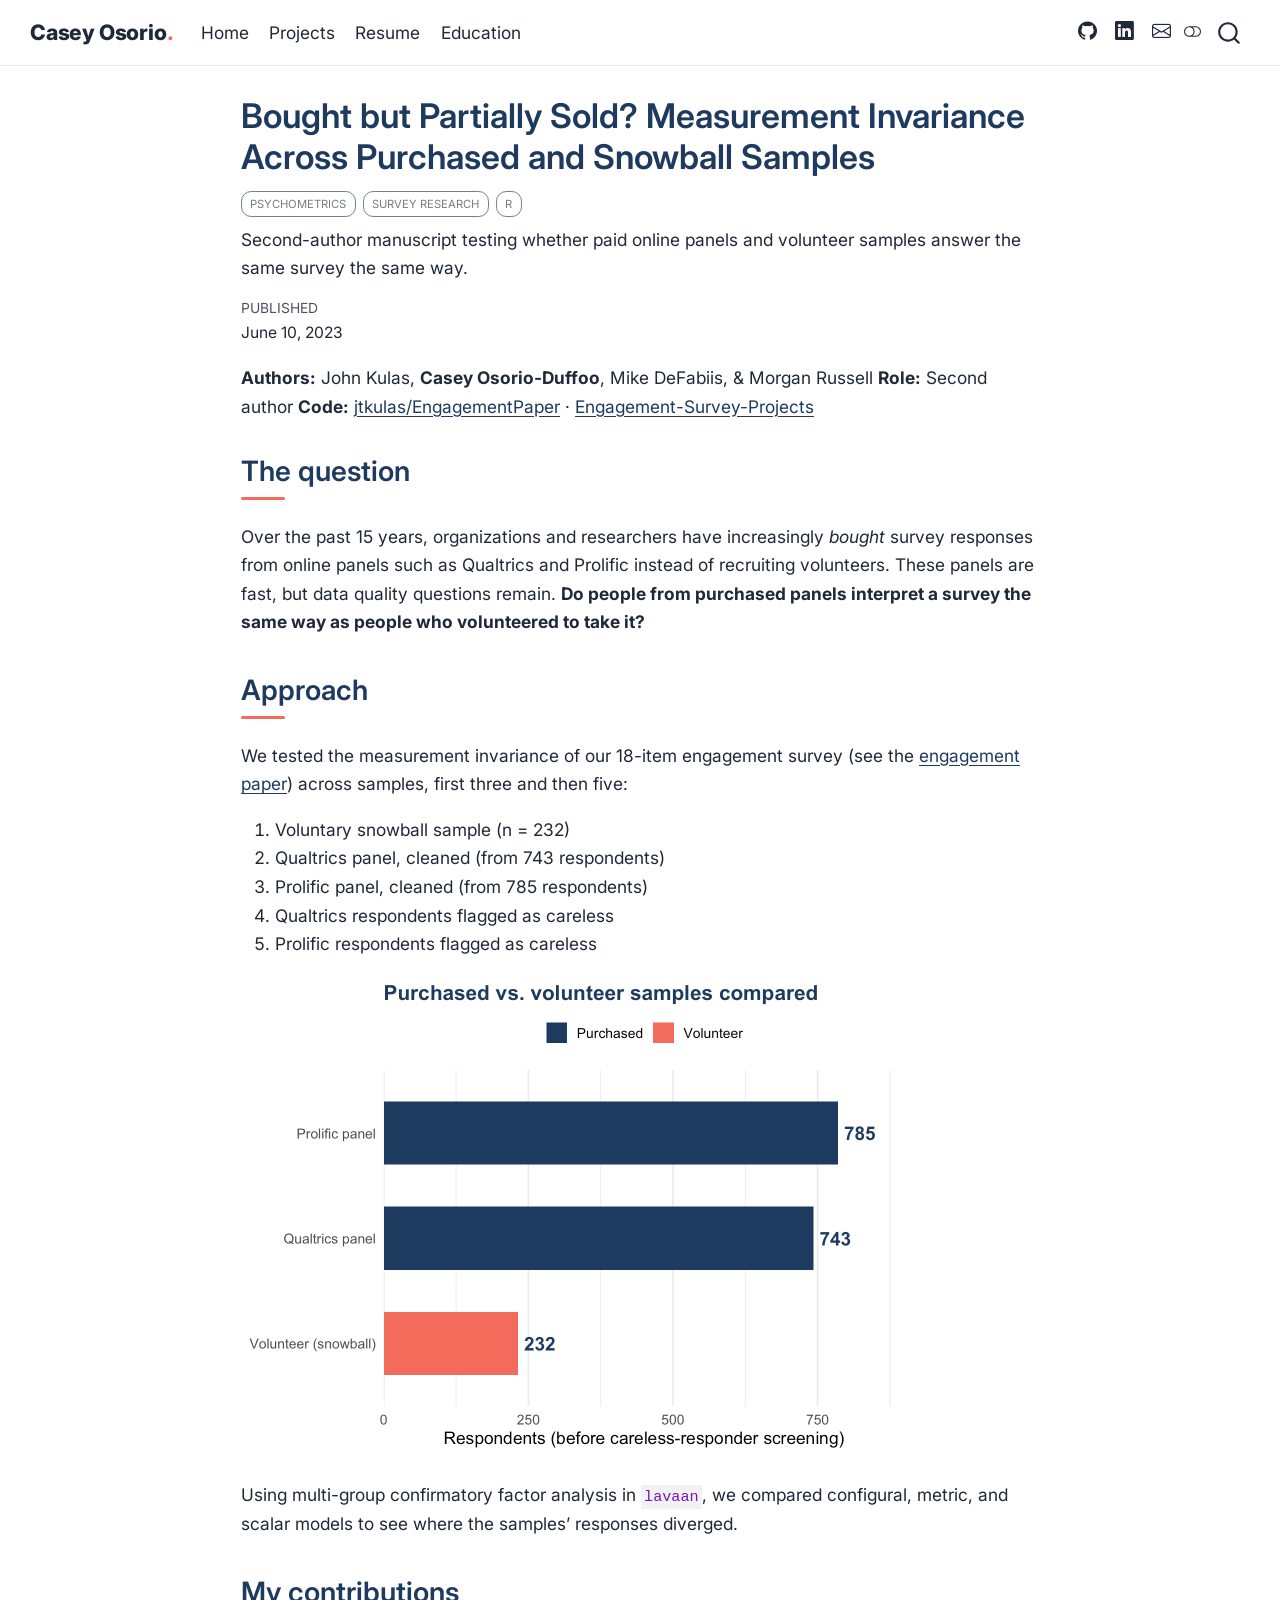
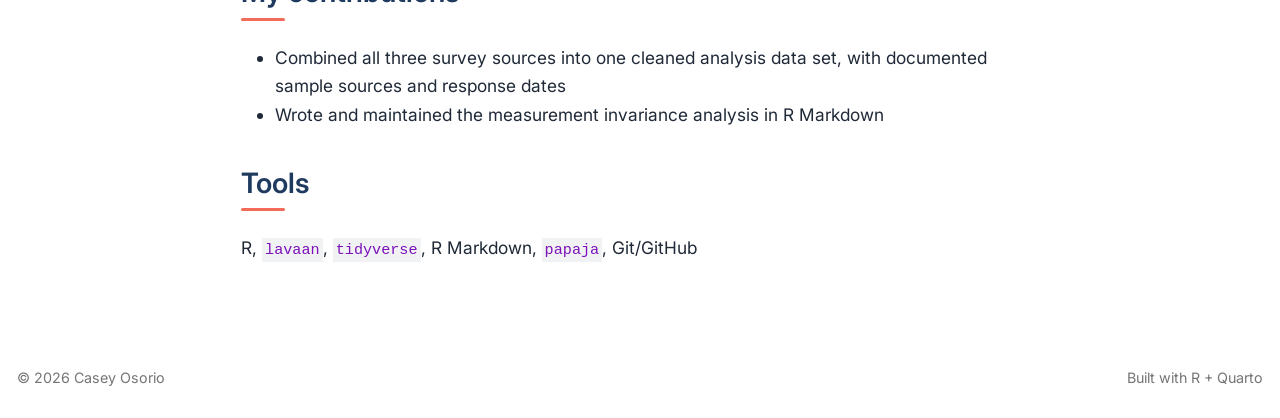
<file: projects/measurement-invariance/index.html>
<!DOCTYPE html>
<html xmlns="http://www.w3.org/1999/xhtml" lang="en" xml:lang="en"><head>

<meta charset="utf-8">
<meta name="generator" content="quarto-1.10.19">

<meta name="viewport" content="width=device-width, initial-scale=1.0, user-scalable=yes">

<meta name="dcterms.date" content="2023-06-10">
<meta name="description" content="Second-author manuscript testing whether paid online panels and volunteer samples answer the same survey the same way.">

<title>Bought but Partially Sold? Measurement Invariance Across Purchased and Snowball Samples – Casey Osorio</title>
<style>
/* Default styles provided by pandoc.
** See https://pandoc.org/MANUAL.html#variables-for-html for config info.
*/
span.smallcaps{font-variant: small-caps;}
div.columns{display: flex; gap: 1.5em;}
div.column{flex: auto;}
@media screen {
div.columns{gap: min(4vw, 1.5em);}
div.column{overflow-x: auto;}
}
div.hanging-indent{margin-left: 1.5em; text-indent: -1.5em;}
ul.task-list{list-style: none;}
ul.task-list li input[type="checkbox"] {
  width: 0.8em;
  margin: 0 0.8em 0.2em -1em; /* quarto-specific, see https://github.com/quarto-dev/quarto-cli/issues/4556 */ 
  vertical-align: middle;
}
</style>


<script src="../../site_libs/quarto-nav/quarto-nav.js"></script>
<script src="../../site_libs/quarto-nav/headroom.min.js"></script>
<script src="../../site_libs/clipboard/clipboard.min.js"></script>
<script src="../../site_libs/quarto-search/autocomplete.umd.js"></script>
<script src="../../site_libs/quarto-search/fuse.min.js"></script>
<script src="../../site_libs/quarto-search/quarto-search.js"></script>
<meta name="quarto:offset" content="../../">
<script src="../../site_libs/quarto-html/quarto.js" type="module"></script>
<script src="../../site_libs/quarto-html/tabsets/tabsets.js" type="module"></script>
<script src="../../site_libs/quarto-html/popper.min.js"></script>
<script src="../../site_libs/quarto-html/tippy.umd.min.js"></script>
<script src="../../site_libs/quarto-html/anchor.min.js"></script>
<link href="../../site_libs/quarto-html/tippy.css" rel="stylesheet">
<link href="../../site_libs/quarto-html/quarto-syntax-highlighting-bf27225e3a48a9273f3daa8f8e829971.css" rel="stylesheet" class="quarto-color-scheme" id="quarto-text-highlighting-styles">
<link href="../../site_libs/quarto-html/quarto-syntax-highlighting-dark-b626d73c4c936ccc3cb08be7d45d1df6.css" rel="stylesheet" class="quarto-color-scheme quarto-color-alternate" id="quarto-text-highlighting-styles">
<link href="../../site_libs/quarto-html/quarto-syntax-highlighting-bf27225e3a48a9273f3daa8f8e829971.css" rel="stylesheet" class="quarto-color-scheme-extra" id="quarto-text-highlighting-styles">
<script src="../../site_libs/bootstrap/bootstrap.min.js"></script>
<link href="../../site_libs/bootstrap/bootstrap-icons.css" rel="stylesheet">
<link href="../../site_libs/bootstrap/bootstrap-e7e12972d3fdf651b32424ddcba134da.min.css" rel="stylesheet" append-hash="true" class="quarto-color-scheme" id="quarto-bootstrap" data-mode="light">
<link href="../../site_libs/bootstrap/bootstrap-dark-7f354027a1c93776e464c7e6af05c7e6.min.css" rel="stylesheet" append-hash="true" class="quarto-color-scheme quarto-color-alternate" id="quarto-bootstrap" data-mode="light">
<link href="../../site_libs/bootstrap/bootstrap-e7e12972d3fdf651b32424ddcba134da.min.css" rel="stylesheet" append-hash="true" class="quarto-color-scheme-extra" id="quarto-bootstrap" data-mode="light">
<script id="quarto-search-options" type="application/json">{
  "location": "navbar",
  "copy-button": false,
  "collapse-after": 3,
  "panel-placement": "end",
  "type": "overlay",
  "limit": 50,
  "keyboard-shortcut": [
    "f",
    "/",
    "s"
  ],
  "show-item-context": false,
  "language": {
    "search-no-results-text": "No results",
    "search-matching-documents-text": "matching documents",
    "search-copy-link-title": "Copy link to search",
    "search-hide-matches-text": "Hide additional matches",
    "search-more-match-text": "more match in this document",
    "search-more-matches-text": "more matches in this document",
    "search-clear-button-title": "Clear",
    "search-text-placeholder": "",
    "search-detached-cancel-button-title": "Cancel",
    "search-submit-button-title": "Submit",
    "search-label": "Search"
  }
}</script>


</head>

<body class="nav-fixed fullcontent quarto-light"><script id="quarto-html-before-body" type="application/javascript">
    const toggleBodyColorMode = (bsSheetEl) => {
      const mode = bsSheetEl.getAttribute("data-mode");
      const bodyEl = window.document.querySelector("body");
      if (mode === "dark") {
        bodyEl.classList.add("quarto-dark");
        bodyEl.classList.remove("quarto-light");
      } else {
        bodyEl.classList.add("quarto-light");
        bodyEl.classList.remove("quarto-dark");
      }
    }
    const toggleBodyColorPrimary = () => {
      const bsSheetEl = window.document.querySelector("link#quarto-bootstrap:not([rel=disabled-stylesheet])");
      if (bsSheetEl) {
        toggleBodyColorMode(bsSheetEl);
      }
    }
    const setColorSchemeToggle = (alternate) => {
      const toggles = window.document.querySelectorAll('.quarto-color-scheme-toggle');
      for (let i=0; i < toggles.length; i++) {
        const toggle = toggles[i];
        if (toggle) {
          if (alternate) {
            toggle.classList.add("alternate");
          } else {
            toggle.classList.remove("alternate");
          }
        }
      }
    };
    const toggleColorMode = (alternate) => {
      // Switch the stylesheets
      const primaryStylesheets = window.document.querySelectorAll('link.quarto-color-scheme:not(.quarto-color-alternate)');
      const alternateStylesheets = window.document.querySelectorAll('link.quarto-color-scheme.quarto-color-alternate');
      manageTransitions('#quarto-margin-sidebar .nav-link', false);
      if (alternate) {
        // note: dark is layered on light, we don't disable primary!
        enableStylesheet(alternateStylesheets);
        for (const sheetNode of alternateStylesheets) {
          if (sheetNode.id === "quarto-bootstrap") {
            toggleBodyColorMode(sheetNode);
          }
        }
      } else {
        disableStylesheet(alternateStylesheets);
        enableStylesheet(primaryStylesheets)
        toggleBodyColorPrimary();
      }
      manageTransitions('#quarto-margin-sidebar .nav-link', true);
      // Switch the toggles
      setColorSchemeToggle(alternate)
      // Hack to workaround the fact that safari doesn't
      // properly recolor the scrollbar when toggling (#1455)
      if (navigator.userAgent.indexOf('Safari') > 0 && navigator.userAgent.indexOf('Chrome') == -1) {
        manageTransitions("body", false);
        window.scrollTo(0, 1);
        setTimeout(() => {
          window.scrollTo(0, 0);
          manageTransitions("body", true);
        }, 40);
      }
    }
    const disableStylesheet = (stylesheets) => {
      for (let i=0; i < stylesheets.length; i++) {
        const stylesheet = stylesheets[i];
        stylesheet.rel = 'disabled-stylesheet';
      }
    }
    const enableStylesheet = (stylesheets) => {
      for (let i=0; i < stylesheets.length; i++) {
        const stylesheet = stylesheets[i];
        if(stylesheet.rel !== 'stylesheet') { // for Chrome, which will still FOUC without this check
          stylesheet.rel = 'stylesheet';
        }
      }
    }
    const manageTransitions = (selector, allowTransitions) => {
      const els = window.document.querySelectorAll(selector);
      for (let i=0; i < els.length; i++) {
        const el = els[i];
        if (allowTransitions) {
          el.classList.remove('notransition');
        } else {
          el.classList.add('notransition');
        }
      }
    }
    const isFileUrl = () => {
      return window.location.protocol === 'file:';
    }
    const hasAlternateSentinel = () => {
      let styleSentinel = getColorSchemeSentinel();
      if (styleSentinel !== null) {
        return styleSentinel === "alternate";
      } else {
        return false;
      }
    }
    const setStyleSentinel = (alternate) => {
      const value = alternate ? "alternate" : "default";
      if (!isFileUrl()) {
        window.localStorage.setItem("quarto-color-scheme", value);
      } else {
        localAlternateSentinel = value;
      }
    }
    const getColorSchemeSentinel = () => {
      if (!isFileUrl()) {
        const storageValue = window.localStorage.getItem("quarto-color-scheme");
        return storageValue != null ? storageValue : localAlternateSentinel;
      } else {
        return localAlternateSentinel;
      }
    }
    const toggleGiscusIfUsed = (isAlternate, darkModeDefault) => {
      const baseTheme = document.querySelector('#giscus-base-theme')?.value ?? 'light';
      const alternateTheme = document.querySelector('#giscus-alt-theme')?.value ?? 'dark';
      let newTheme = '';
      if(authorPrefersDark) {
        newTheme = isAlternate ? baseTheme : alternateTheme;
      } else {
        newTheme = isAlternate ? alternateTheme : baseTheme;
      }
      const changeGiscusTheme = () => {
        // From: https://github.com/giscus/giscus/issues/336
        const sendMessage = (message) => {
          const iframe = document.querySelector('iframe.giscus-frame');
          if (!iframe) return;
          iframe.contentWindow.postMessage({ giscus: message }, 'https://giscus.app');
        }
        sendMessage({
          setConfig: {
            theme: newTheme
          }
        });
      }
      const isGiscussLoaded = window.document.querySelector('iframe.giscus-frame') !== null;
      if (isGiscussLoaded) {
        changeGiscusTheme();
      }
    };
    const authorPrefersDark = false;
    const darkModeDefault = authorPrefersDark;
      document.querySelector('link#quarto-text-highlighting-styles.quarto-color-scheme-extra').rel = 'disabled-stylesheet';
      document.querySelector('link#quarto-bootstrap.quarto-color-scheme-extra').rel = 'disabled-stylesheet';
    let localAlternateSentinel = darkModeDefault ? 'alternate' : 'default';
    // Dark / light mode switch
    window.quartoToggleColorScheme = () => {
      // Read the current dark / light value
      let toAlternate = !hasAlternateSentinel();
      toggleColorMode(toAlternate);
      setStyleSentinel(toAlternate);
      toggleGiscusIfUsed(toAlternate, darkModeDefault);
      window.dispatchEvent(new Event('resize'));
    };
    // Switch to dark mode if need be
    if (hasAlternateSentinel()) {
      toggleColorMode(true);
    } else {
      toggleColorMode(false);
    }
  </script>

<div id="quarto-search-results"></div>
  <header id="quarto-header" class="headroom fixed-top">
    <nav class="navbar navbar-expand-lg " data-bs-theme="dark">
      <div class="navbar-container container-fluid">
      <div class="navbar-brand-container mx-auto">
    <a class="navbar-brand" href="../../index.html">
    <span class="navbar-title">Casey Osorio</span>
    </a>
  </div>
            <div id="quarto-search" class="" title="Search"></div>
          <button class="navbar-toggler" type="button" data-bs-toggle="collapse" data-bs-target="#navbarCollapse" aria-controls="navbarCollapse" role="menu" aria-expanded="false" aria-label="Toggle navigation" onclick="if (window.quartoToggleHeadroom) { window.quartoToggleHeadroom(); }">
  <span class="navbar-toggler-icon"></span>
</button>
          <div class="collapse navbar-collapse" id="navbarCollapse">
            <ul class="navbar-nav navbar-nav-scroll me-auto">
  <li class="nav-item">
    <a class="nav-link" href="../../index.html"> 
<span class="menu-text">Home</span></a>
  </li>  
  <li class="nav-item">
    <a class="nav-link" href="../../projects.html"> 
<span class="menu-text">Projects</span></a>
  </li>  
  <li class="nav-item">
    <a class="nav-link" href="../../resume.html"> 
<span class="menu-text">Resume</span></a>
  </li>  
  <li class="nav-item">
    <a class="nav-link" href="../../education.html"> 
<span class="menu-text">Education</span></a>
  </li>  
</ul>
            <ul class="navbar-nav navbar-nav-scroll ms-auto">
  <li class="nav-item compact">
    <a class="nav-link" href="https://github.com/casosorio"> <i class="bi bi-github" role="img">
</i> 
<span class="menu-text"></span></a>
  </li>  
  <li class="nav-item compact">
    <a class="nav-link" href="https://www.linkedin.com/in/casey-osorio-duffoo"> <i class="bi bi-linkedin" role="img">
</i> 
<span class="menu-text"></span></a>
  </li>  
  <li class="nav-item compact">
    <a class="nav-link" href="mailto:caseyosorio@gmail.com"> <i class="bi bi-envelope" role="img">
</i> 
<span class="menu-text"></span></a>
  </li>  
</ul>
          </div> <!-- /navcollapse -->
            <div class="quarto-navbar-tools">
  <a href="" class="quarto-color-scheme-toggle quarto-navigation-tool  px-1" onclick="window.quartoToggleColorScheme(); return false;" title="Toggle dark mode"><i class="bi"></i></a>
</div>
      </div> <!-- /container-fluid -->
    </nav>
</header>
<!-- content -->
<div id="quarto-content" class="quarto-container page-columns page-rows-contents page-layout-article page-navbar">
<!-- sidebar -->
<!-- margin-sidebar -->
    
<!-- main -->
<main class="content" id="quarto-document-content">


<header id="title-block-header" class="quarto-title-block default">
<div class="quarto-title">
<h1 class="title">Bought but Partially Sold? Measurement Invariance Across Purchased and Snowball Samples</h1>
  <div class="quarto-categories">
    <div class="quarto-category">Psychometrics</div>
    <div class="quarto-category">Survey Research</div>
    <div class="quarto-category">R</div>
  </div>
  </div>

<div>
  <div class="description">
    Second-author manuscript testing whether paid online panels and volunteer samples answer the same survey the same way.
  </div>
</div>


<div class="quarto-title-meta">

    
    <div>
    <div class="quarto-title-meta-heading">Published</div>
    <div class="quarto-title-meta-contents">
      <p class="date">June 10, 2023</p>
    </div>
  </div>
  
    
  </div>
  


</header>


<p><strong>Authors:</strong> John Kulas, <strong>Casey Osorio-Duffoo</strong>, Mike DeFabiis, &amp; Morgan Russell <strong>Role:</strong> Second author <strong>Code:</strong> <a href="https://github.com/jtkulas/EngagementPaper">jtkulas/EngagementPaper</a> · <a href="https://github.com/heyimMIKE123/Engagement-Survey-Projects/tree/main/Measuring%20Invariance">Engagement-Survey-Projects</a></p>
<section id="the-question" class="level2">
<h2 class="anchored" data-anchor-id="the-question">The question</h2>
<p>Over the past 15 years, organizations and researchers have increasingly <em>bought</em> survey responses from online panels such as Qualtrics and Prolific instead of recruiting volunteers. These panels are fast, but data quality questions remain. <strong>Do people from purchased panels interpret a survey the same way as people who volunteered to take it?</strong></p>
</section>
<section id="approach" class="level2">
<h2 class="anchored" data-anchor-id="approach">Approach</h2>
<p>We tested the measurement invariance of our 18-item engagement survey (see the <a href="../engagement-paper/">engagement paper</a>) across samples, first three and then five:</p>
<ol type="1">
<li>Voluntary snowball sample (n = 232)</li>
<li>Qualtrics panel, cleaned (from 743 respondents)</li>
<li>Prolific panel, cleaned (from 785 respondents)</li>
<li>Qualtrics respondents flagged as careless</li>
<li>Prolific respondents flagged as careless</li>
</ol>
<div class="cell">
<div class="cell-output-display">
<div>
<figure class="figure">
<p><img src="index_files/figure-html/unnamed-chunk-1-1.png" class="img-fluid figure-img" alt="Bar chart of respondents by sample source: Prolific 785, Qualtrics 743, volunteer snowball 232." width="672"></p>
</figure>
</div>
</div>
</div>
<p>Using multi-group confirmatory factor analysis in <code>lavaan</code>, we compared configural, metric, and scalar models to see where the samples’ responses diverged.</p>
</section>
<section id="my-contributions" class="level2">
<h2 class="anchored" data-anchor-id="my-contributions">My contributions</h2>
<ul>
<li>Combined all three survey sources into one cleaned analysis data set, with documented sample sources and response dates</li>
<li>Wrote and maintained the measurement invariance analysis in R Markdown</li>
</ul>
</section>
<section id="tools" class="level2">
<h2 class="anchored" data-anchor-id="tools">Tools</h2>
<p>R, <code>lavaan</code>, <code>tidyverse</code>, R Markdown, <code>papaja</code>, Git/GitHub</p>


</section>

</main> <!-- /main -->
<script id="quarto-html-after-body" type="application/javascript">
  window.document.addEventListener("DOMContentLoaded", function (event) {
    // Ensure there is a toggle, if there isn't float one in the top right
    if (window.document.querySelector('.quarto-color-scheme-toggle') === null) {
      const a = window.document.createElement('a');
      a.classList.add('top-right');
      a.classList.add('quarto-color-scheme-toggle');
      a.href = "";
      a.onclick = function() { try { window.quartoToggleColorScheme(); } catch {} return false; };
      const i = window.document.createElement("i");
      i.classList.add('bi');
      a.appendChild(i);
      window.document.body.appendChild(a);
    }
    setColorSchemeToggle(hasAlternateSentinel())
    const icon = "";
    const anchorJS = new window.AnchorJS();
    anchorJS.options = {
      placement: 'right',
      icon: icon
    };
    anchorJS.add('.anchored');
    const isCodeAnnotation = (el) => {
      for (const clz of el.classList) {
        if (clz.startsWith('code-annotation-')) {                     
          return true;
        }
      }
      return false;
    }
    const onCopySuccess = function(e) {
      // button target
      const button = e.trigger;
      // don't keep focus
      button.blur();
      // flash "checked"
      button.classList.add('code-copy-button-checked');
      var currentTitle = button.getAttribute("title");
      button.setAttribute("title", "Copied!");
      let tooltip;
      if (window.bootstrap) {
        button.setAttribute("data-bs-toggle", "tooltip");
        button.setAttribute("data-bs-placement", "left");
        button.setAttribute("data-bs-title", "Copied!");
        tooltip = new bootstrap.Tooltip(button, 
          { trigger: "manual", 
            customClass: "code-copy-button-tooltip",
            offset: [0, -8]});
        tooltip.show();    
      }
      setTimeout(function() {
        if (tooltip) {
          tooltip.hide();
          button.removeAttribute("data-bs-title");
          button.removeAttribute("data-bs-toggle");
          button.removeAttribute("data-bs-placement");
        }
        button.setAttribute("title", currentTitle);
        button.classList.remove('code-copy-button-checked');
      }, 1000);
      // clear code selection
      e.clearSelection();
    }
    const getTextToCopy = function(trigger) {
      const outerScaffold = trigger.parentElement.cloneNode(true);
      const codeEl = outerScaffold.querySelector('code');
      for (const childEl of codeEl.children) {
        if (isCodeAnnotation(childEl)) {
          childEl.remove();
        }
      }
      return codeEl.innerText;
    }
    const clipboard = new window.ClipboardJS('.code-copy-button:not([data-in-quarto-modal])', {
      text: getTextToCopy
    });
    clipboard.on('success', onCopySuccess);
    if (window.document.getElementById('quarto-embedded-source-code-modal')) {
      const clipboardModal = new window.ClipboardJS('.code-copy-button[data-in-quarto-modal]', {
        text: getTextToCopy,
        container: window.document.getElementById('quarto-embedded-source-code-modal')
      });
      clipboardModal.on('success', onCopySuccess);
    }
      var localhostRegex = new RegExp(/^(?:http|https):\/\/localhost\:?[0-9]*\//);
      var mailtoRegex = new RegExp(/^mailto:/);
        var filterRegex = new RegExp("https:\/\/casosorio\.github\.io\/");
      var isInternal = (href) => {
          return filterRegex.test(href) || localhostRegex.test(href) || mailtoRegex.test(href);
      }
      // Inspect non-navigation links and adorn them if external
     var links = window.document.querySelectorAll('a[href]:not(.nav-link):not(.navbar-brand):not(.toc-action):not(.sidebar-link):not(.sidebar-item-toggle):not(.pagination-link):not(.no-external):not([aria-hidden]):not(.dropdown-item):not(.quarto-navigation-tool):not(.about-link)');
      for (var i=0; i<links.length; i++) {
        const link = links[i];
        if (!isInternal(link.href)) {
          // undo the damage that might have been done by quarto-nav.js in the case of
          // links that we want to consider external
          if (link.dataset.originalHref !== undefined) {
            link.href = link.dataset.originalHref;
          }
        }
      }
    function tippyHover(el, contentFn, onTriggerFn, onUntriggerFn) {
      const config = {
        allowHTML: true,
        maxWidth: 500,
        delay: 100,
        arrow: false,
        appendTo: function(el) {
            return el.parentElement;
        },
        interactive: true,
        interactiveBorder: 10,
        theme: 'quarto',
        placement: 'bottom-start',
      };
      if (contentFn) {
        config.content = contentFn;
      }
      if (onTriggerFn) {
        config.onTrigger = onTriggerFn;
      }
      if (onUntriggerFn) {
        config.onUntrigger = onUntriggerFn;
      }
      window.tippy(el, config); 
    }
    const noterefs = window.document.querySelectorAll('a[role="doc-noteref"]');
    for (var i=0; i<noterefs.length; i++) {
      const ref = noterefs[i];
      tippyHover(ref, function() {
        // use id or data attribute instead here
        let href = ref.getAttribute('data-footnote-href') || ref.getAttribute('href');
        try { href = new URL(href).hash; } catch {}
        const id = href.replace(/^#\/?/, "");
        const note = window.document.getElementById(id);
        if (note) {
          return note.innerHTML;
        } else {
          return "";
        }
      });
    }
    const xrefs = window.document.querySelectorAll('a.quarto-xref');
    const processXRef = (id, note) => {
      // Strip column container classes
      const stripColumnClz = (el) => {
        el.classList.remove("page-full", "page-columns");
        if (el.children) {
          for (const child of el.children) {
            stripColumnClz(child);
          }
        }
      }
      stripColumnClz(note)
      if (id === null || id.startsWith('sec-')) {
        // Special case sections, only their first couple elements
        const container = document.createElement("div");
        if (note.children && note.children.length > 2) {
          container.appendChild(note.children[0].cloneNode(true));
          for (let i = 1; i < note.children.length; i++) {
            const child = note.children[i];
            if (child.tagName === "P" && child.innerText === "") {
              continue;
            } else {
              container.appendChild(child.cloneNode(true));
              break;
            }
          }
          if (window.Quarto?.typesetMath) {
            window.Quarto.typesetMath(container);
          }
          return container.innerHTML
        } else {
          if (window.Quarto?.typesetMath) {
            window.Quarto.typesetMath(note);
          }
          return note.innerHTML;
        }
      } else {
        // Remove any anchor links if they are present
        const anchorLink = note.querySelector('a.anchorjs-link');
        if (anchorLink) {
          anchorLink.remove();
        }
        if (window.Quarto?.typesetMath) {
          window.Quarto.typesetMath(note);
        }
        if (note.classList.contains("callout")) {
          return note.outerHTML;
        } else {
          return note.innerHTML;
        }
      }
    }
    for (var i=0; i<xrefs.length; i++) {
      const xref = xrefs[i];
      tippyHover(xref, undefined, function(instance) {
        instance.disable();
        let url = xref.getAttribute('href');
        let hash = undefined; 
        if (url.startsWith('#')) {
          hash = url;
        } else {
          try { hash = new URL(url).hash; } catch {}
        }
        if (hash) {
          const id = hash.replace(/^#\/?/, "");
          const note = window.document.getElementById(id);
          if (note !== null) {
            try {
              const html = processXRef(id, note.cloneNode(true));
              instance.setContent(html);
            } finally {
              instance.enable();
              instance.show();
            }
          } else {
            // See if we can fetch this
            fetch(url.split('#')[0])
            .then(res => res.text())
            .then(html => {
              const parser = new DOMParser();
              const htmlDoc = parser.parseFromString(html, "text/html");
              const note = htmlDoc.getElementById(id);
              if (note !== null) {
                const html = processXRef(id, note);
                instance.setContent(html);
              } 
            }).finally(() => {
              instance.enable();
              instance.show();
            });
          }
        } else {
          // See if we can fetch a full url (with no hash to target)
          // This is a special case and we should probably do some content thinning / targeting
          fetch(url)
          .then(res => res.text())
          .then(html => {
            const parser = new DOMParser();
            const htmlDoc = parser.parseFromString(html, "text/html");
            const note = htmlDoc.querySelector('main.content');
            if (note !== null) {
              // This should only happen for chapter cross references
              // (since there is no id in the URL)
              // remove the first header
              if (note.children.length > 0 && note.children[0].tagName === "HEADER") {
                note.children[0].remove();
              }
              const html = processXRef(null, note);
              instance.setContent(html);
            } 
          }).finally(() => {
            instance.enable();
            instance.show();
          });
        }
      }, function(instance) {
      });
    }
        let selectedAnnoteEl;
        const selectorForAnnotation = ( cell, annotation) => {
          let cellAttr = 'data-code-cell="' + cell + '"';
          let lineAttr = 'data-code-annotation="' +  annotation + '"';
          const selector = 'span[' + cellAttr + '][' + lineAttr + ']';
          return selector;
        }
        const selectCodeLines = (annoteEl) => {
          const doc = window.document;
          const targetCell = annoteEl.getAttribute("data-target-cell");
          const targetAnnotation = annoteEl.getAttribute("data-target-annotation");
          const annoteSpan = window.document.querySelector(selectorForAnnotation(targetCell, targetAnnotation));
          const lines = annoteSpan.getAttribute("data-code-lines").split(",");
          const lineIds = lines.map((line) => {
            return targetCell + "-" + line;
          })
          let top = null;
          let height = null;
          let parent = null;
          if (lineIds.length > 0) {
              //compute the position of the single el (top and bottom and make a div)
              const el = window.document.getElementById(lineIds[0]);
              top = el.offsetTop;
              height = el.offsetHeight;
              parent = el.parentElement.parentElement;
            if (lineIds.length > 1) {
              const lastEl = window.document.getElementById(lineIds[lineIds.length - 1]);
              const bottom = lastEl.offsetTop + lastEl.offsetHeight;
              height = bottom - top;
            }
            if (top !== null && height !== null && parent !== null) {
              // cook up a div (if necessary) and position it 
              let div = window.document.getElementById("code-annotation-line-highlight");
              if (div === null) {
                div = window.document.createElement("div");
                div.setAttribute("id", "code-annotation-line-highlight");
                div.style.position = 'absolute';
                parent.appendChild(div);
              }
              div.style.top = top - 2 + "px";
              div.style.height = height + 4 + "px";
              div.style.left = 0;
              let gutterDiv = window.document.getElementById("code-annotation-line-highlight-gutter");
              if (gutterDiv === null) {
                gutterDiv = window.document.createElement("div");
                gutterDiv.setAttribute("id", "code-annotation-line-highlight-gutter");
                gutterDiv.style.position = 'absolute';
                const codeCell = window.document.getElementById(targetCell);
                const gutter = codeCell.querySelector('.code-annotation-gutter');
                gutter.appendChild(gutterDiv);
              }
              gutterDiv.style.top = top - 2 + "px";
              gutterDiv.style.height = height + 4 + "px";
            }
            selectedAnnoteEl = annoteEl;
          }
        };
        const unselectCodeLines = () => {
          const elementsIds = ["code-annotation-line-highlight", "code-annotation-line-highlight-gutter"];
          elementsIds.forEach((elId) => {
            const div = window.document.getElementById(elId);
            if (div) {
              div.remove();
            }
          });
          selectedAnnoteEl = undefined;
        };
          // Handle positioning of the toggle
      window.addEventListener(
        "resize",
        throttle(() => {
          elRect = undefined;
          if (selectedAnnoteEl) {
            selectCodeLines(selectedAnnoteEl);
          }
        }, 10)
      );
      function throttle(fn, ms) {
      let throttle = false;
      let timer;
        return (...args) => {
          if(!throttle) { // first call gets through
              fn.apply(this, args);
              throttle = true;
          } else { // all the others get throttled
              if(timer) clearTimeout(timer); // cancel #2
              timer = setTimeout(() => {
                fn.apply(this, args);
                timer = throttle = false;
              }, ms);
          }
        };
      }
        // Attach click handler to the DT
        const annoteDls = window.document.querySelectorAll('dt[data-target-cell]');
        for (const annoteDlNode of annoteDls) {
          annoteDlNode.addEventListener('click', (event) => {
            const clickedEl = event.target;
            if (clickedEl !== selectedAnnoteEl) {
              unselectCodeLines();
              const activeEl = window.document.querySelector('dt[data-target-cell].code-annotation-active');
              if (activeEl) {
                activeEl.classList.remove('code-annotation-active');
              }
              selectCodeLines(clickedEl);
              clickedEl.classList.add('code-annotation-active');
            } else {
              // Unselect the line
              unselectCodeLines();
              clickedEl.classList.remove('code-annotation-active');
            }
          });
        }
    const findCites = (el) => {
      const parentEl = el.parentElement;
      if (parentEl) {
        const cites = parentEl.dataset.cites;
        if (cites) {
          return {
            el,
            cites: cites.split(' ')
          };
        } else {
          return findCites(el.parentElement)
        }
      } else {
        return undefined;
      }
    };
    var bibliorefs = window.document.querySelectorAll('a[role="doc-biblioref"]');
    for (var i=0; i<bibliorefs.length; i++) {
      const ref = bibliorefs[i];
      const citeInfo = findCites(ref);
      if (citeInfo) {
        tippyHover(citeInfo.el, function() {
          var popup = window.document.createElement('div');
          citeInfo.cites.forEach(function(cite) {
            var citeDiv = window.document.createElement('div');
            citeDiv.classList.add('hanging-indent');
            citeDiv.classList.add('csl-entry');
            var biblioDiv = window.document.getElementById('ref-' + cite);
            if (biblioDiv) {
              citeDiv.innerHTML = biblioDiv.innerHTML;
            }
            popup.appendChild(citeDiv);
          });
          return popup.innerHTML;
        });
      }
    }
  });
  </script>
</div> <!-- /content -->
<footer class="footer">
  <div class="nav-footer">
    <div class="nav-footer-left">
<p>© 2026 Casey Osorio</p>
</div>   
    <div class="nav-footer-center">
      &nbsp;
    </div>
    <div class="nav-footer-right">
<p>Built with R + Quarto</p>
</div>
  </div>
</footer>




</body></html>
</file>
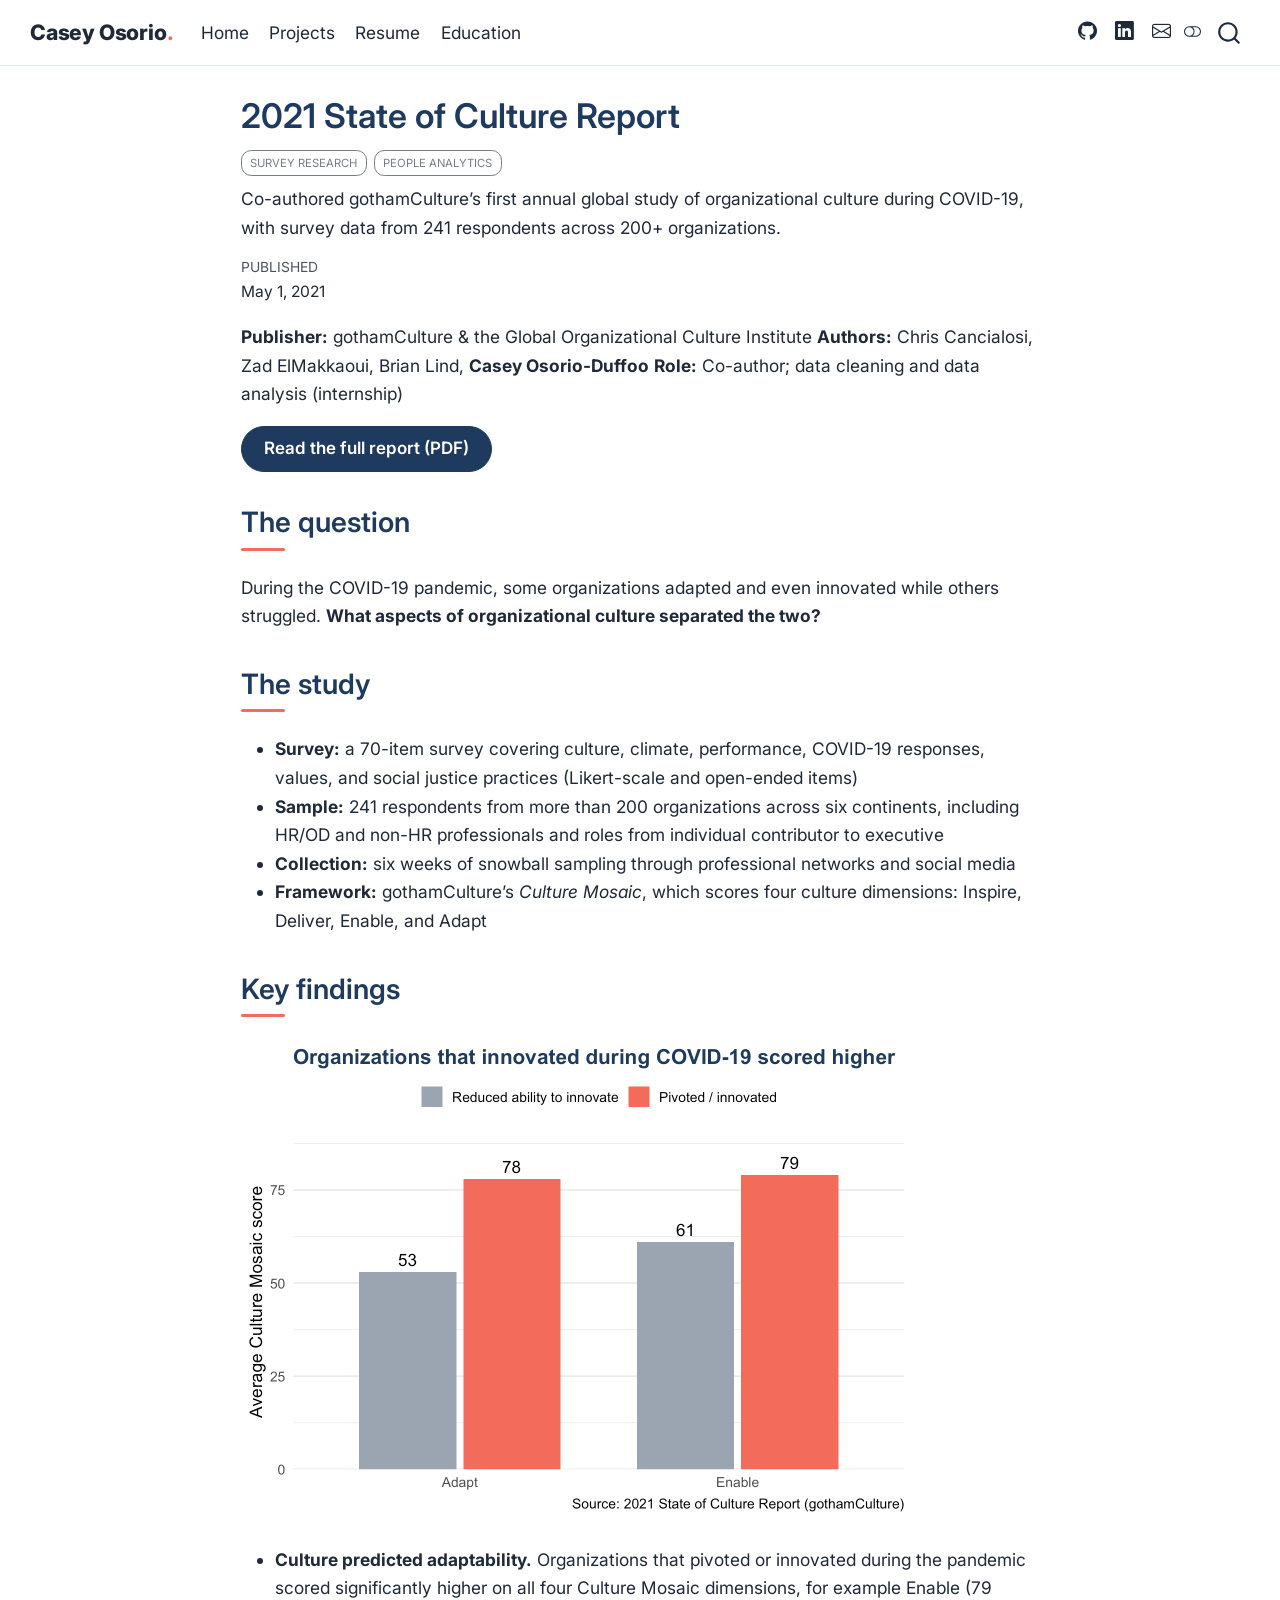
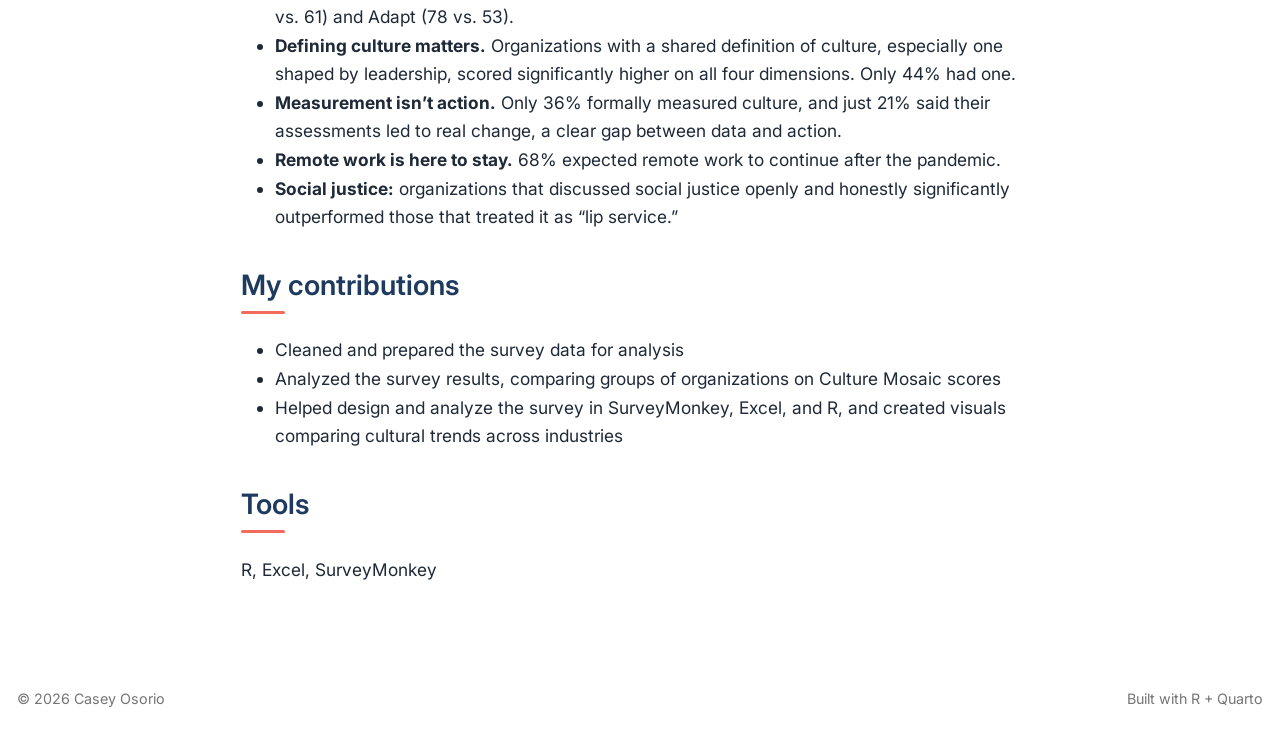
<file: projects/state-of-culture-2021/index.html>
<!DOCTYPE html>
<html xmlns="http://www.w3.org/1999/xhtml" lang="en" xml:lang="en"><head>

<meta charset="utf-8">
<meta name="generator" content="quarto-1.10.19">

<meta name="viewport" content="width=device-width, initial-scale=1.0, user-scalable=yes">

<meta name="dcterms.date" content="2021-05-01">
<meta name="description" content="Co-authored gothamCulture’s first annual global study of organizational culture during COVID-19, with survey data from 241 respondents across 200+ organizations.">

<title>2021 State of Culture Report – Casey Osorio</title>
<style>
/* Default styles provided by pandoc.
** See https://pandoc.org/MANUAL.html#variables-for-html for config info.
*/
span.smallcaps{font-variant: small-caps;}
div.columns{display: flex; gap: 1.5em;}
div.column{flex: auto;}
@media screen {
div.columns{gap: min(4vw, 1.5em);}
div.column{overflow-x: auto;}
}
div.hanging-indent{margin-left: 1.5em; text-indent: -1.5em;}
ul.task-list{list-style: none;}
ul.task-list li input[type="checkbox"] {
  width: 0.8em;
  margin: 0 0.8em 0.2em -1em; /* quarto-specific, see https://github.com/quarto-dev/quarto-cli/issues/4556 */ 
  vertical-align: middle;
}
</style>


<script src="../../site_libs/quarto-nav/quarto-nav.js"></script>
<script src="../../site_libs/quarto-nav/headroom.min.js"></script>
<script src="../../site_libs/clipboard/clipboard.min.js"></script>
<script src="../../site_libs/quarto-search/autocomplete.umd.js"></script>
<script src="../../site_libs/quarto-search/fuse.min.js"></script>
<script src="../../site_libs/quarto-search/quarto-search.js"></script>
<meta name="quarto:offset" content="../../">
<script src="../../site_libs/quarto-html/quarto.js" type="module"></script>
<script src="../../site_libs/quarto-html/tabsets/tabsets.js" type="module"></script>
<script src="../../site_libs/quarto-html/popper.min.js"></script>
<script src="../../site_libs/quarto-html/tippy.umd.min.js"></script>
<script src="../../site_libs/quarto-html/anchor.min.js"></script>
<link href="../../site_libs/quarto-html/tippy.css" rel="stylesheet">
<link href="../../site_libs/quarto-html/quarto-syntax-highlighting-bf27225e3a48a9273f3daa8f8e829971.css" rel="stylesheet" class="quarto-color-scheme" id="quarto-text-highlighting-styles">
<link href="../../site_libs/quarto-html/quarto-syntax-highlighting-dark-b626d73c4c936ccc3cb08be7d45d1df6.css" rel="stylesheet" class="quarto-color-scheme quarto-color-alternate" id="quarto-text-highlighting-styles">
<link href="../../site_libs/quarto-html/quarto-syntax-highlighting-bf27225e3a48a9273f3daa8f8e829971.css" rel="stylesheet" class="quarto-color-scheme-extra" id="quarto-text-highlighting-styles">
<script src="../../site_libs/bootstrap/bootstrap.min.js"></script>
<link href="../../site_libs/bootstrap/bootstrap-icons.css" rel="stylesheet">
<link href="../../site_libs/bootstrap/bootstrap-e7e12972d3fdf651b32424ddcba134da.min.css" rel="stylesheet" append-hash="true" class="quarto-color-scheme" id="quarto-bootstrap" data-mode="light">
<link href="../../site_libs/bootstrap/bootstrap-dark-7f354027a1c93776e464c7e6af05c7e6.min.css" rel="stylesheet" append-hash="true" class="quarto-color-scheme quarto-color-alternate" id="quarto-bootstrap" data-mode="light">
<link href="../../site_libs/bootstrap/bootstrap-e7e12972d3fdf651b32424ddcba134da.min.css" rel="stylesheet" append-hash="true" class="quarto-color-scheme-extra" id="quarto-bootstrap" data-mode="light">
<script id="quarto-search-options" type="application/json">{
  "location": "navbar",
  "copy-button": false,
  "collapse-after": 3,
  "panel-placement": "end",
  "type": "overlay",
  "limit": 50,
  "keyboard-shortcut": [
    "f",
    "/",
    "s"
  ],
  "show-item-context": false,
  "language": {
    "search-no-results-text": "No results",
    "search-matching-documents-text": "matching documents",
    "search-copy-link-title": "Copy link to search",
    "search-hide-matches-text": "Hide additional matches",
    "search-more-match-text": "more match in this document",
    "search-more-matches-text": "more matches in this document",
    "search-clear-button-title": "Clear",
    "search-text-placeholder": "",
    "search-detached-cancel-button-title": "Cancel",
    "search-submit-button-title": "Submit",
    "search-label": "Search"
  }
}</script>


</head>

<body class="nav-fixed fullcontent quarto-light"><script id="quarto-html-before-body" type="application/javascript">
    const toggleBodyColorMode = (bsSheetEl) => {
      const mode = bsSheetEl.getAttribute("data-mode");
      const bodyEl = window.document.querySelector("body");
      if (mode === "dark") {
        bodyEl.classList.add("quarto-dark");
        bodyEl.classList.remove("quarto-light");
      } else {
        bodyEl.classList.add("quarto-light");
        bodyEl.classList.remove("quarto-dark");
      }
    }
    const toggleBodyColorPrimary = () => {
      const bsSheetEl = window.document.querySelector("link#quarto-bootstrap:not([rel=disabled-stylesheet])");
      if (bsSheetEl) {
        toggleBodyColorMode(bsSheetEl);
      }
    }
    const setColorSchemeToggle = (alternate) => {
      const toggles = window.document.querySelectorAll('.quarto-color-scheme-toggle');
      for (let i=0; i < toggles.length; i++) {
        const toggle = toggles[i];
        if (toggle) {
          if (alternate) {
            toggle.classList.add("alternate");
          } else {
            toggle.classList.remove("alternate");
          }
        }
      }
    };
    const toggleColorMode = (alternate) => {
      // Switch the stylesheets
      const primaryStylesheets = window.document.querySelectorAll('link.quarto-color-scheme:not(.quarto-color-alternate)');
      const alternateStylesheets = window.document.querySelectorAll('link.quarto-color-scheme.quarto-color-alternate');
      manageTransitions('#quarto-margin-sidebar .nav-link', false);
      if (alternate) {
        // note: dark is layered on light, we don't disable primary!
        enableStylesheet(alternateStylesheets);
        for (const sheetNode of alternateStylesheets) {
          if (sheetNode.id === "quarto-bootstrap") {
            toggleBodyColorMode(sheetNode);
          }
        }
      } else {
        disableStylesheet(alternateStylesheets);
        enableStylesheet(primaryStylesheets)
        toggleBodyColorPrimary();
      }
      manageTransitions('#quarto-margin-sidebar .nav-link', true);
      // Switch the toggles
      setColorSchemeToggle(alternate)
      // Hack to workaround the fact that safari doesn't
      // properly recolor the scrollbar when toggling (#1455)
      if (navigator.userAgent.indexOf('Safari') > 0 && navigator.userAgent.indexOf('Chrome') == -1) {
        manageTransitions("body", false);
        window.scrollTo(0, 1);
        setTimeout(() => {
          window.scrollTo(0, 0);
          manageTransitions("body", true);
        }, 40);
      }
    }
    const disableStylesheet = (stylesheets) => {
      for (let i=0; i < stylesheets.length; i++) {
        const stylesheet = stylesheets[i];
        stylesheet.rel = 'disabled-stylesheet';
      }
    }
    const enableStylesheet = (stylesheets) => {
      for (let i=0; i < stylesheets.length; i++) {
        const stylesheet = stylesheets[i];
        if(stylesheet.rel !== 'stylesheet') { // for Chrome, which will still FOUC without this check
          stylesheet.rel = 'stylesheet';
        }
      }
    }
    const manageTransitions = (selector, allowTransitions) => {
      const els = window.document.querySelectorAll(selector);
      for (let i=0; i < els.length; i++) {
        const el = els[i];
        if (allowTransitions) {
          el.classList.remove('notransition');
        } else {
          el.classList.add('notransition');
        }
      }
    }
    const isFileUrl = () => {
      return window.location.protocol === 'file:';
    }
    const hasAlternateSentinel = () => {
      let styleSentinel = getColorSchemeSentinel();
      if (styleSentinel !== null) {
        return styleSentinel === "alternate";
      } else {
        return false;
      }
    }
    const setStyleSentinel = (alternate) => {
      const value = alternate ? "alternate" : "default";
      if (!isFileUrl()) {
        window.localStorage.setItem("quarto-color-scheme", value);
      } else {
        localAlternateSentinel = value;
      }
    }
    const getColorSchemeSentinel = () => {
      if (!isFileUrl()) {
        const storageValue = window.localStorage.getItem("quarto-color-scheme");
        return storageValue != null ? storageValue : localAlternateSentinel;
      } else {
        return localAlternateSentinel;
      }
    }
    const toggleGiscusIfUsed = (isAlternate, darkModeDefault) => {
      const baseTheme = document.querySelector('#giscus-base-theme')?.value ?? 'light';
      const alternateTheme = document.querySelector('#giscus-alt-theme')?.value ?? 'dark';
      let newTheme = '';
      if(authorPrefersDark) {
        newTheme = isAlternate ? baseTheme : alternateTheme;
      } else {
        newTheme = isAlternate ? alternateTheme : baseTheme;
      }
      const changeGiscusTheme = () => {
        // From: https://github.com/giscus/giscus/issues/336
        const sendMessage = (message) => {
          const iframe = document.querySelector('iframe.giscus-frame');
          if (!iframe) return;
          iframe.contentWindow.postMessage({ giscus: message }, 'https://giscus.app');
        }
        sendMessage({
          setConfig: {
            theme: newTheme
          }
        });
      }
      const isGiscussLoaded = window.document.querySelector('iframe.giscus-frame') !== null;
      if (isGiscussLoaded) {
        changeGiscusTheme();
      }
    };
    const authorPrefersDark = false;
    const darkModeDefault = authorPrefersDark;
      document.querySelector('link#quarto-text-highlighting-styles.quarto-color-scheme-extra').rel = 'disabled-stylesheet';
      document.querySelector('link#quarto-bootstrap.quarto-color-scheme-extra').rel = 'disabled-stylesheet';
    let localAlternateSentinel = darkModeDefault ? 'alternate' : 'default';
    // Dark / light mode switch
    window.quartoToggleColorScheme = () => {
      // Read the current dark / light value
      let toAlternate = !hasAlternateSentinel();
      toggleColorMode(toAlternate);
      setStyleSentinel(toAlternate);
      toggleGiscusIfUsed(toAlternate, darkModeDefault);
      window.dispatchEvent(new Event('resize'));
    };
    // Switch to dark mode if need be
    if (hasAlternateSentinel()) {
      toggleColorMode(true);
    } else {
      toggleColorMode(false);
    }
  </script>

<div id="quarto-search-results"></div>
  <header id="quarto-header" class="headroom fixed-top">
    <nav class="navbar navbar-expand-lg " data-bs-theme="dark">
      <div class="navbar-container container-fluid">
      <div class="navbar-brand-container mx-auto">
    <a class="navbar-brand" href="../../index.html">
    <span class="navbar-title">Casey Osorio</span>
    </a>
  </div>
            <div id="quarto-search" class="" title="Search"></div>
          <button class="navbar-toggler" type="button" data-bs-toggle="collapse" data-bs-target="#navbarCollapse" aria-controls="navbarCollapse" role="menu" aria-expanded="false" aria-label="Toggle navigation" onclick="if (window.quartoToggleHeadroom) { window.quartoToggleHeadroom(); }">
  <span class="navbar-toggler-icon"></span>
</button>
          <div class="collapse navbar-collapse" id="navbarCollapse">
            <ul class="navbar-nav navbar-nav-scroll me-auto">
  <li class="nav-item">
    <a class="nav-link" href="../../index.html"> 
<span class="menu-text">Home</span></a>
  </li>  
  <li class="nav-item">
    <a class="nav-link" href="../../projects.html"> 
<span class="menu-text">Projects</span></a>
  </li>  
  <li class="nav-item">
    <a class="nav-link" href="../../resume.html"> 
<span class="menu-text">Resume</span></a>
  </li>  
  <li class="nav-item">
    <a class="nav-link" href="../../education.html"> 
<span class="menu-text">Education</span></a>
  </li>  
</ul>
            <ul class="navbar-nav navbar-nav-scroll ms-auto">
  <li class="nav-item compact">
    <a class="nav-link" href="https://github.com/casosorio"> <i class="bi bi-github" role="img">
</i> 
<span class="menu-text"></span></a>
  </li>  
  <li class="nav-item compact">
    <a class="nav-link" href="https://www.linkedin.com/in/casey-osorio-duffoo"> <i class="bi bi-linkedin" role="img">
</i> 
<span class="menu-text"></span></a>
  </li>  
  <li class="nav-item compact">
    <a class="nav-link" href="mailto:caseyosorio@gmail.com"> <i class="bi bi-envelope" role="img">
</i> 
<span class="menu-text"></span></a>
  </li>  
</ul>
          </div> <!-- /navcollapse -->
            <div class="quarto-navbar-tools">
  <a href="" class="quarto-color-scheme-toggle quarto-navigation-tool  px-1" onclick="window.quartoToggleColorScheme(); return false;" title="Toggle dark mode"><i class="bi"></i></a>
</div>
      </div> <!-- /container-fluid -->
    </nav>
</header>
<!-- content -->
<div id="quarto-content" class="quarto-container page-columns page-rows-contents page-layout-article page-navbar">
<!-- sidebar -->
<!-- margin-sidebar -->
    
<!-- main -->
<main class="content" id="quarto-document-content">


<header id="title-block-header" class="quarto-title-block default">
<div class="quarto-title">
<h1 class="title">2021 State of Culture Report</h1>
  <div class="quarto-categories">
    <div class="quarto-category">Survey Research</div>
    <div class="quarto-category">People Analytics</div>
  </div>
  </div>

<div>
  <div class="description">
    Co-authored gothamCulture’s first annual global study of organizational culture during COVID-19, with survey data from 241 respondents across 200+ organizations.
  </div>
</div>


<div class="quarto-title-meta">

    
    <div>
    <div class="quarto-title-meta-heading">Published</div>
    <div class="quarto-title-meta-contents">
      <p class="date">May 1, 2021</p>
    </div>
  </div>
  
    
  </div>
  


</header>


<p><strong>Publisher:</strong> gothamCulture &amp; the Global Organizational Culture Institute <strong>Authors:</strong> Chris Cancialosi, Zad ElMakkaoui, Brian Lind, <strong>Casey Osorio-Duffoo</strong> <strong>Role:</strong> Co-author; data cleaning and data analysis (internship)</p>
<p><a href="https://gothamculture.com/wp-content/uploads/2021-State-of-Culture-Report.pdf" class="btn btn-primary">Read the full report (PDF)</a></p>
<section id="the-question" class="level2">
<h2 class="anchored" data-anchor-id="the-question">The question</h2>
<p>During the COVID-19 pandemic, some organizations adapted and even innovated while others struggled. <strong>What aspects of organizational culture separated the two?</strong></p>
</section>
<section id="the-study" class="level2">
<h2 class="anchored" data-anchor-id="the-study">The study</h2>
<ul>
<li><strong>Survey:</strong> a 70-item survey covering culture, climate, performance, COVID-19 responses, values, and social justice practices (Likert-scale and open-ended items)</li>
<li><strong>Sample:</strong> 241 respondents from more than 200 organizations across six continents, including HR/OD and non-HR professionals and roles from individual contributor to executive</li>
<li><strong>Collection:</strong> six weeks of snowball sampling through professional networks and social media</li>
<li><strong>Framework:</strong> gothamCulture’s <em>Culture Mosaic</em>, which scores four culture dimensions: Inspire, Deliver, Enable, and Adapt</li>
</ul>
</section>
<section id="key-findings" class="level2">
<h2 class="anchored" data-anchor-id="key-findings">Key findings</h2>
<div class="cell">
<div class="cell-output-display">
<div>
<figure class="figure">
<p><img src="index_files/figure-html/unnamed-chunk-1-1.png" class="img-fluid figure-img" alt="Bar chart: organizations that innovated during COVID-19 scored higher on Enable (79 vs 61) and Adapt (78 vs 53)." width="672"></p>
</figure>
</div>
</div>
</div>
<ul>
<li><strong>Culture predicted adaptability.</strong> Organizations that pivoted or innovated during the pandemic scored significantly higher on all four Culture Mosaic dimensions, for example Enable (79 vs.&nbsp;61) and Adapt (78 vs.&nbsp;53).</li>
<li><strong>Defining culture matters.</strong> Organizations with a shared definition of culture, especially one shaped by leadership, scored significantly higher on all four dimensions. Only 44% had one.</li>
<li><strong>Measurement isn’t action.</strong> Only 36% formally measured culture, and just 21% said their assessments led to real change, a clear gap between data and action.</li>
<li><strong>Remote work is here to stay.</strong> 68% expected remote work to continue after the pandemic.</li>
<li><strong>Social justice:</strong> organizations that discussed social justice openly and honestly significantly outperformed those that treated it as “lip service.”</li>
</ul>
</section>
<section id="my-contributions" class="level2">
<h2 class="anchored" data-anchor-id="my-contributions">My contributions</h2>
<ul>
<li>Cleaned and prepared the survey data for analysis</li>
<li>Analyzed the survey results, comparing groups of organizations on Culture Mosaic scores</li>
<li>Helped design and analyze the survey in SurveyMonkey, Excel, and R, and created visuals comparing cultural trends across industries</li>
</ul>
</section>
<section id="tools" class="level2">
<h2 class="anchored" data-anchor-id="tools">Tools</h2>
<p>R, Excel, SurveyMonkey</p>


</section>

</main> <!-- /main -->
<script id="quarto-html-after-body" type="application/javascript">
  window.document.addEventListener("DOMContentLoaded", function (event) {
    // Ensure there is a toggle, if there isn't float one in the top right
    if (window.document.querySelector('.quarto-color-scheme-toggle') === null) {
      const a = window.document.createElement('a');
      a.classList.add('top-right');
      a.classList.add('quarto-color-scheme-toggle');
      a.href = "";
      a.onclick = function() { try { window.quartoToggleColorScheme(); } catch {} return false; };
      const i = window.document.createElement("i");
      i.classList.add('bi');
      a.appendChild(i);
      window.document.body.appendChild(a);
    }
    setColorSchemeToggle(hasAlternateSentinel())
    const icon = "";
    const anchorJS = new window.AnchorJS();
    anchorJS.options = {
      placement: 'right',
      icon: icon
    };
    anchorJS.add('.anchored');
    const isCodeAnnotation = (el) => {
      for (const clz of el.classList) {
        if (clz.startsWith('code-annotation-')) {                     
          return true;
        }
      }
      return false;
    }
    const onCopySuccess = function(e) {
      // button target
      const button = e.trigger;
      // don't keep focus
      button.blur();
      // flash "checked"
      button.classList.add('code-copy-button-checked');
      var currentTitle = button.getAttribute("title");
      button.setAttribute("title", "Copied!");
      let tooltip;
      if (window.bootstrap) {
        button.setAttribute("data-bs-toggle", "tooltip");
        button.setAttribute("data-bs-placement", "left");
        button.setAttribute("data-bs-title", "Copied!");
        tooltip = new bootstrap.Tooltip(button, 
          { trigger: "manual", 
            customClass: "code-copy-button-tooltip",
            offset: [0, -8]});
        tooltip.show();    
      }
      setTimeout(function() {
        if (tooltip) {
          tooltip.hide();
          button.removeAttribute("data-bs-title");
          button.removeAttribute("data-bs-toggle");
          button.removeAttribute("data-bs-placement");
        }
        button.setAttribute("title", currentTitle);
        button.classList.remove('code-copy-button-checked');
      }, 1000);
      // clear code selection
      e.clearSelection();
    }
    const getTextToCopy = function(trigger) {
      const outerScaffold = trigger.parentElement.cloneNode(true);
      const codeEl = outerScaffold.querySelector('code');
      for (const childEl of codeEl.children) {
        if (isCodeAnnotation(childEl)) {
          childEl.remove();
        }
      }
      return codeEl.innerText;
    }
    const clipboard = new window.ClipboardJS('.code-copy-button:not([data-in-quarto-modal])', {
      text: getTextToCopy
    });
    clipboard.on('success', onCopySuccess);
    if (window.document.getElementById('quarto-embedded-source-code-modal')) {
      const clipboardModal = new window.ClipboardJS('.code-copy-button[data-in-quarto-modal]', {
        text: getTextToCopy,
        container: window.document.getElementById('quarto-embedded-source-code-modal')
      });
      clipboardModal.on('success', onCopySuccess);
    }
      var localhostRegex = new RegExp(/^(?:http|https):\/\/localhost\:?[0-9]*\//);
      var mailtoRegex = new RegExp(/^mailto:/);
        var filterRegex = new RegExp("https:\/\/casosorio\.github\.io\/");
      var isInternal = (href) => {
          return filterRegex.test(href) || localhostRegex.test(href) || mailtoRegex.test(href);
      }
      // Inspect non-navigation links and adorn them if external
     var links = window.document.querySelectorAll('a[href]:not(.nav-link):not(.navbar-brand):not(.toc-action):not(.sidebar-link):not(.sidebar-item-toggle):not(.pagination-link):not(.no-external):not([aria-hidden]):not(.dropdown-item):not(.quarto-navigation-tool):not(.about-link)');
      for (var i=0; i<links.length; i++) {
        const link = links[i];
        if (!isInternal(link.href)) {
          // undo the damage that might have been done by quarto-nav.js in the case of
          // links that we want to consider external
          if (link.dataset.originalHref !== undefined) {
            link.href = link.dataset.originalHref;
          }
        }
      }
    function tippyHover(el, contentFn, onTriggerFn, onUntriggerFn) {
      const config = {
        allowHTML: true,
        maxWidth: 500,
        delay: 100,
        arrow: false,
        appendTo: function(el) {
            return el.parentElement;
        },
        interactive: true,
        interactiveBorder: 10,
        theme: 'quarto',
        placement: 'bottom-start',
      };
      if (contentFn) {
        config.content = contentFn;
      }
      if (onTriggerFn) {
        config.onTrigger = onTriggerFn;
      }
      if (onUntriggerFn) {
        config.onUntrigger = onUntriggerFn;
      }
      window.tippy(el, config); 
    }
    const noterefs = window.document.querySelectorAll('a[role="doc-noteref"]');
    for (var i=0; i<noterefs.length; i++) {
      const ref = noterefs[i];
      tippyHover(ref, function() {
        // use id or data attribute instead here
        let href = ref.getAttribute('data-footnote-href') || ref.getAttribute('href');
        try { href = new URL(href).hash; } catch {}
        const id = href.replace(/^#\/?/, "");
        const note = window.document.getElementById(id);
        if (note) {
          return note.innerHTML;
        } else {
          return "";
        }
      });
    }
    const xrefs = window.document.querySelectorAll('a.quarto-xref');
    const processXRef = (id, note) => {
      // Strip column container classes
      const stripColumnClz = (el) => {
        el.classList.remove("page-full", "page-columns");
        if (el.children) {
          for (const child of el.children) {
            stripColumnClz(child);
          }
        }
      }
      stripColumnClz(note)
      if (id === null || id.startsWith('sec-')) {
        // Special case sections, only their first couple elements
        const container = document.createElement("div");
        if (note.children && note.children.length > 2) {
          container.appendChild(note.children[0].cloneNode(true));
          for (let i = 1; i < note.children.length; i++) {
            const child = note.children[i];
            if (child.tagName === "P" && child.innerText === "") {
              continue;
            } else {
              container.appendChild(child.cloneNode(true));
              break;
            }
          }
          if (window.Quarto?.typesetMath) {
            window.Quarto.typesetMath(container);
          }
          return container.innerHTML
        } else {
          if (window.Quarto?.typesetMath) {
            window.Quarto.typesetMath(note);
          }
          return note.innerHTML;
        }
      } else {
        // Remove any anchor links if they are present
        const anchorLink = note.querySelector('a.anchorjs-link');
        if (anchorLink) {
          anchorLink.remove();
        }
        if (window.Quarto?.typesetMath) {
          window.Quarto.typesetMath(note);
        }
        if (note.classList.contains("callout")) {
          return note.outerHTML;
        } else {
          return note.innerHTML;
        }
      }
    }
    for (var i=0; i<xrefs.length; i++) {
      const xref = xrefs[i];
      tippyHover(xref, undefined, function(instance) {
        instance.disable();
        let url = xref.getAttribute('href');
        let hash = undefined; 
        if (url.startsWith('#')) {
          hash = url;
        } else {
          try { hash = new URL(url).hash; } catch {}
        }
        if (hash) {
          const id = hash.replace(/^#\/?/, "");
          const note = window.document.getElementById(id);
          if (note !== null) {
            try {
              const html = processXRef(id, note.cloneNode(true));
              instance.setContent(html);
            } finally {
              instance.enable();
              instance.show();
            }
          } else {
            // See if we can fetch this
            fetch(url.split('#')[0])
            .then(res => res.text())
            .then(html => {
              const parser = new DOMParser();
              const htmlDoc = parser.parseFromString(html, "text/html");
              const note = htmlDoc.getElementById(id);
              if (note !== null) {
                const html = processXRef(id, note);
                instance.setContent(html);
              } 
            }).finally(() => {
              instance.enable();
              instance.show();
            });
          }
        } else {
          // See if we can fetch a full url (with no hash to target)
          // This is a special case and we should probably do some content thinning / targeting
          fetch(url)
          .then(res => res.text())
          .then(html => {
            const parser = new DOMParser();
            const htmlDoc = parser.parseFromString(html, "text/html");
            const note = htmlDoc.querySelector('main.content');
            if (note !== null) {
              // This should only happen for chapter cross references
              // (since there is no id in the URL)
              // remove the first header
              if (note.children.length > 0 && note.children[0].tagName === "HEADER") {
                note.children[0].remove();
              }
              const html = processXRef(null, note);
              instance.setContent(html);
            } 
          }).finally(() => {
            instance.enable();
            instance.show();
          });
        }
      }, function(instance) {
      });
    }
        let selectedAnnoteEl;
        const selectorForAnnotation = ( cell, annotation) => {
          let cellAttr = 'data-code-cell="' + cell + '"';
          let lineAttr = 'data-code-annotation="' +  annotation + '"';
          const selector = 'span[' + cellAttr + '][' + lineAttr + ']';
          return selector;
        }
        const selectCodeLines = (annoteEl) => {
          const doc = window.document;
          const targetCell = annoteEl.getAttribute("data-target-cell");
          const targetAnnotation = annoteEl.getAttribute("data-target-annotation");
          const annoteSpan = window.document.querySelector(selectorForAnnotation(targetCell, targetAnnotation));
          const lines = annoteSpan.getAttribute("data-code-lines").split(",");
          const lineIds = lines.map((line) => {
            return targetCell + "-" + line;
          })
          let top = null;
          let height = null;
          let parent = null;
          if (lineIds.length > 0) {
              //compute the position of the single el (top and bottom and make a div)
              const el = window.document.getElementById(lineIds[0]);
              top = el.offsetTop;
              height = el.offsetHeight;
              parent = el.parentElement.parentElement;
            if (lineIds.length > 1) {
              const lastEl = window.document.getElementById(lineIds[lineIds.length - 1]);
              const bottom = lastEl.offsetTop + lastEl.offsetHeight;
              height = bottom - top;
            }
            if (top !== null && height !== null && parent !== null) {
              // cook up a div (if necessary) and position it 
              let div = window.document.getElementById("code-annotation-line-highlight");
              if (div === null) {
                div = window.document.createElement("div");
                div.setAttribute("id", "code-annotation-line-highlight");
                div.style.position = 'absolute';
                parent.appendChild(div);
              }
              div.style.top = top - 2 + "px";
              div.style.height = height + 4 + "px";
              div.style.left = 0;
              let gutterDiv = window.document.getElementById("code-annotation-line-highlight-gutter");
              if (gutterDiv === null) {
                gutterDiv = window.document.createElement("div");
                gutterDiv.setAttribute("id", "code-annotation-line-highlight-gutter");
                gutterDiv.style.position = 'absolute';
                const codeCell = window.document.getElementById(targetCell);
                const gutter = codeCell.querySelector('.code-annotation-gutter');
                gutter.appendChild(gutterDiv);
              }
              gutterDiv.style.top = top - 2 + "px";
              gutterDiv.style.height = height + 4 + "px";
            }
            selectedAnnoteEl = annoteEl;
          }
        };
        const unselectCodeLines = () => {
          const elementsIds = ["code-annotation-line-highlight", "code-annotation-line-highlight-gutter"];
          elementsIds.forEach((elId) => {
            const div = window.document.getElementById(elId);
            if (div) {
              div.remove();
            }
          });
          selectedAnnoteEl = undefined;
        };
          // Handle positioning of the toggle
      window.addEventListener(
        "resize",
        throttle(() => {
          elRect = undefined;
          if (selectedAnnoteEl) {
            selectCodeLines(selectedAnnoteEl);
          }
        }, 10)
      );
      function throttle(fn, ms) {
      let throttle = false;
      let timer;
        return (...args) => {
          if(!throttle) { // first call gets through
              fn.apply(this, args);
              throttle = true;
          } else { // all the others get throttled
              if(timer) clearTimeout(timer); // cancel #2
              timer = setTimeout(() => {
                fn.apply(this, args);
                timer = throttle = false;
              }, ms);
          }
        };
      }
        // Attach click handler to the DT
        const annoteDls = window.document.querySelectorAll('dt[data-target-cell]');
        for (const annoteDlNode of annoteDls) {
          annoteDlNode.addEventListener('click', (event) => {
            const clickedEl = event.target;
            if (clickedEl !== selectedAnnoteEl) {
              unselectCodeLines();
              const activeEl = window.document.querySelector('dt[data-target-cell].code-annotation-active');
              if (activeEl) {
                activeEl.classList.remove('code-annotation-active');
              }
              selectCodeLines(clickedEl);
              clickedEl.classList.add('code-annotation-active');
            } else {
              // Unselect the line
              unselectCodeLines();
              clickedEl.classList.remove('code-annotation-active');
            }
          });
        }
    const findCites = (el) => {
      const parentEl = el.parentElement;
      if (parentEl) {
        const cites = parentEl.dataset.cites;
        if (cites) {
          return {
            el,
            cites: cites.split(' ')
          };
        } else {
          return findCites(el.parentElement)
        }
      } else {
        return undefined;
      }
    };
    var bibliorefs = window.document.querySelectorAll('a[role="doc-biblioref"]');
    for (var i=0; i<bibliorefs.length; i++) {
      const ref = bibliorefs[i];
      const citeInfo = findCites(ref);
      if (citeInfo) {
        tippyHover(citeInfo.el, function() {
          var popup = window.document.createElement('div');
          citeInfo.cites.forEach(function(cite) {
            var citeDiv = window.document.createElement('div');
            citeDiv.classList.add('hanging-indent');
            citeDiv.classList.add('csl-entry');
            var biblioDiv = window.document.getElementById('ref-' + cite);
            if (biblioDiv) {
              citeDiv.innerHTML = biblioDiv.innerHTML;
            }
            popup.appendChild(citeDiv);
          });
          return popup.innerHTML;
        });
      }
    }
  });
  </script>
</div> <!-- /content -->
<footer class="footer">
  <div class="nav-footer">
    <div class="nav-footer-left">
<p>© 2026 Casey Osorio</p>
</div>   
    <div class="nav-footer-center">
      &nbsp;
    </div>
    <div class="nav-footer-right">
<p>Built with R + Quarto</p>
</div>
  </div>
</footer>




</body></html>
</file>
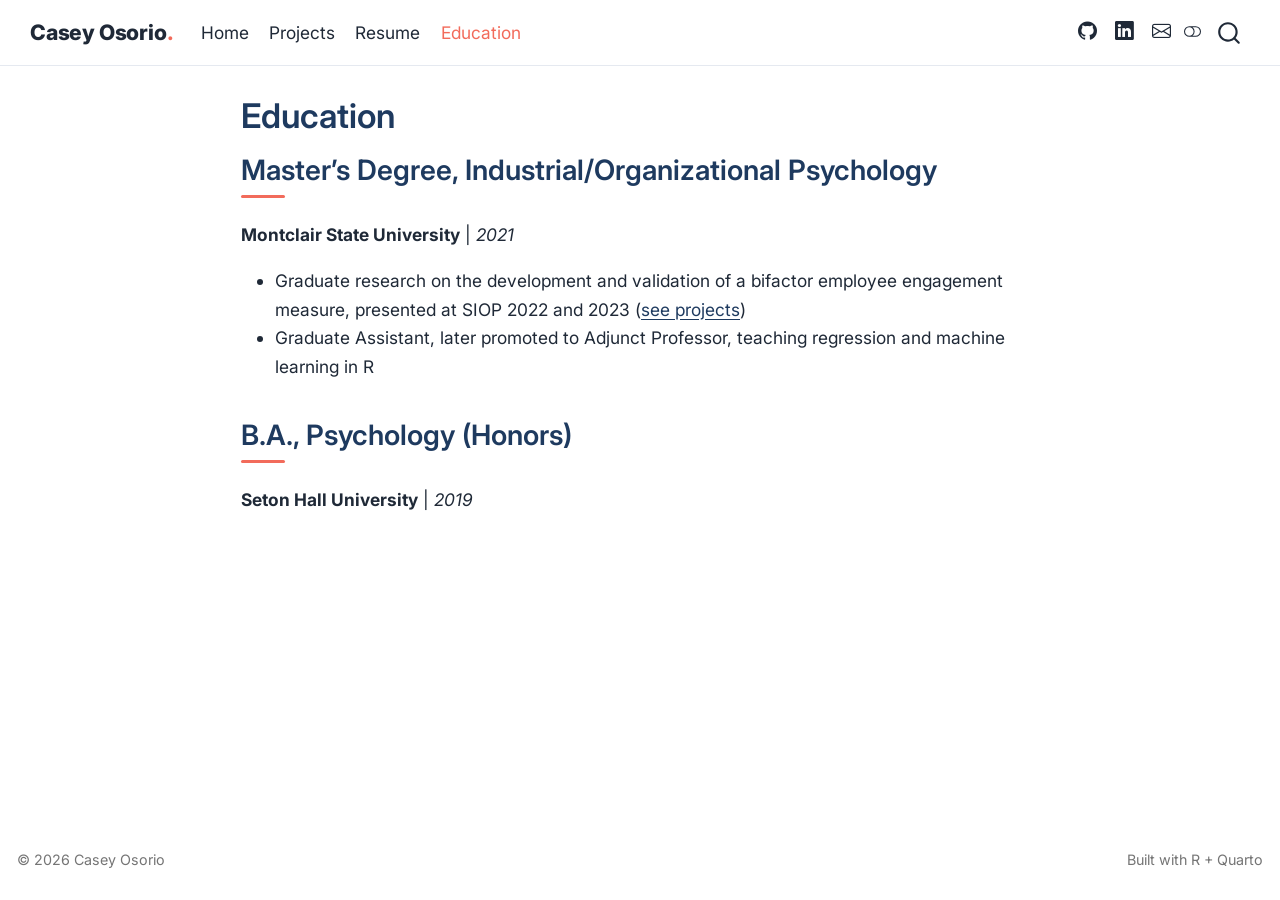
<file: education.html>
<!DOCTYPE html>
<html xmlns="http://www.w3.org/1999/xhtml" lang="en" xml:lang="en"><head>

<meta charset="utf-8">
<meta name="generator" content="quarto-1.10.19">

<meta name="viewport" content="width=device-width, initial-scale=1.0, user-scalable=yes">


<title>Education – Casey Osorio</title>
<style>
/* Default styles provided by pandoc.
** See https://pandoc.org/MANUAL.html#variables-for-html for config info.
*/
span.smallcaps{font-variant: small-caps;}
div.columns{display: flex; gap: 1.5em;}
div.column{flex: auto;}
@media screen {
div.columns{gap: min(4vw, 1.5em);}
div.column{overflow-x: auto;}
}
div.hanging-indent{margin-left: 1.5em; text-indent: -1.5em;}
ul.task-list{list-style: none;}
ul.task-list li input[type="checkbox"] {
  width: 0.8em;
  margin: 0 0.8em 0.2em -1em; /* quarto-specific, see https://github.com/quarto-dev/quarto-cli/issues/4556 */ 
  vertical-align: middle;
}
</style>


<script src="site_libs/quarto-nav/quarto-nav.js"></script>
<script src="site_libs/quarto-nav/headroom.min.js"></script>
<script src="site_libs/clipboard/clipboard.min.js"></script>
<script src="site_libs/quarto-search/autocomplete.umd.js"></script>
<script src="site_libs/quarto-search/fuse.min.js"></script>
<script src="site_libs/quarto-search/quarto-search.js"></script>
<meta name="quarto:offset" content="./">
<script src="site_libs/quarto-html/quarto.js" type="module"></script>
<script src="site_libs/quarto-html/tabsets/tabsets.js" type="module"></script>
<script src="site_libs/quarto-html/popper.min.js"></script>
<script src="site_libs/quarto-html/tippy.umd.min.js"></script>
<script src="site_libs/quarto-html/anchor.min.js"></script>
<link href="site_libs/quarto-html/tippy.css" rel="stylesheet">
<link href="site_libs/quarto-html/quarto-syntax-highlighting-bf27225e3a48a9273f3daa8f8e829971.css" rel="stylesheet" class="quarto-color-scheme" id="quarto-text-highlighting-styles">
<link href="site_libs/quarto-html/quarto-syntax-highlighting-dark-b626d73c4c936ccc3cb08be7d45d1df6.css" rel="stylesheet" class="quarto-color-scheme quarto-color-alternate" id="quarto-text-highlighting-styles">
<link href="site_libs/quarto-html/quarto-syntax-highlighting-bf27225e3a48a9273f3daa8f8e829971.css" rel="stylesheet" class="quarto-color-scheme-extra" id="quarto-text-highlighting-styles">
<script src="site_libs/bootstrap/bootstrap.min.js"></script>
<link href="site_libs/bootstrap/bootstrap-icons.css" rel="stylesheet">
<link href="site_libs/bootstrap/bootstrap-e7e12972d3fdf651b32424ddcba134da.min.css" rel="stylesheet" append-hash="true" class="quarto-color-scheme" id="quarto-bootstrap" data-mode="light">
<link href="site_libs/bootstrap/bootstrap-dark-7f354027a1c93776e464c7e6af05c7e6.min.css" rel="stylesheet" append-hash="true" class="quarto-color-scheme quarto-color-alternate" id="quarto-bootstrap" data-mode="light">
<link href="site_libs/bootstrap/bootstrap-e7e12972d3fdf651b32424ddcba134da.min.css" rel="stylesheet" append-hash="true" class="quarto-color-scheme-extra" id="quarto-bootstrap" data-mode="light">
<script id="quarto-search-options" type="application/json">{
  "location": "navbar",
  "copy-button": false,
  "collapse-after": 3,
  "panel-placement": "end",
  "type": "overlay",
  "limit": 50,
  "keyboard-shortcut": [
    "f",
    "/",
    "s"
  ],
  "show-item-context": false,
  "language": {
    "search-no-results-text": "No results",
    "search-matching-documents-text": "matching documents",
    "search-copy-link-title": "Copy link to search",
    "search-hide-matches-text": "Hide additional matches",
    "search-more-match-text": "more match in this document",
    "search-more-matches-text": "more matches in this document",
    "search-clear-button-title": "Clear",
    "search-text-placeholder": "",
    "search-detached-cancel-button-title": "Cancel",
    "search-submit-button-title": "Submit",
    "search-label": "Search"
  }
}</script>


</head>

<body class="nav-fixed fullcontent quarto-light"><script id="quarto-html-before-body" type="application/javascript">
    const toggleBodyColorMode = (bsSheetEl) => {
      const mode = bsSheetEl.getAttribute("data-mode");
      const bodyEl = window.document.querySelector("body");
      if (mode === "dark") {
        bodyEl.classList.add("quarto-dark");
        bodyEl.classList.remove("quarto-light");
      } else {
        bodyEl.classList.add("quarto-light");
        bodyEl.classList.remove("quarto-dark");
      }
    }
    const toggleBodyColorPrimary = () => {
      const bsSheetEl = window.document.querySelector("link#quarto-bootstrap:not([rel=disabled-stylesheet])");
      if (bsSheetEl) {
        toggleBodyColorMode(bsSheetEl);
      }
    }
    const setColorSchemeToggle = (alternate) => {
      const toggles = window.document.querySelectorAll('.quarto-color-scheme-toggle');
      for (let i=0; i < toggles.length; i++) {
        const toggle = toggles[i];
        if (toggle) {
          if (alternate) {
            toggle.classList.add("alternate");
          } else {
            toggle.classList.remove("alternate");
          }
        }
      }
    };
    const toggleColorMode = (alternate) => {
      // Switch the stylesheets
      const primaryStylesheets = window.document.querySelectorAll('link.quarto-color-scheme:not(.quarto-color-alternate)');
      const alternateStylesheets = window.document.querySelectorAll('link.quarto-color-scheme.quarto-color-alternate');
      manageTransitions('#quarto-margin-sidebar .nav-link', false);
      if (alternate) {
        // note: dark is layered on light, we don't disable primary!
        enableStylesheet(alternateStylesheets);
        for (const sheetNode of alternateStylesheets) {
          if (sheetNode.id === "quarto-bootstrap") {
            toggleBodyColorMode(sheetNode);
          }
        }
      } else {
        disableStylesheet(alternateStylesheets);
        enableStylesheet(primaryStylesheets)
        toggleBodyColorPrimary();
      }
      manageTransitions('#quarto-margin-sidebar .nav-link', true);
      // Switch the toggles
      setColorSchemeToggle(alternate)
      // Hack to workaround the fact that safari doesn't
      // properly recolor the scrollbar when toggling (#1455)
      if (navigator.userAgent.indexOf('Safari') > 0 && navigator.userAgent.indexOf('Chrome') == -1) {
        manageTransitions("body", false);
        window.scrollTo(0, 1);
        setTimeout(() => {
          window.scrollTo(0, 0);
          manageTransitions("body", true);
        }, 40);
      }
    }
    const disableStylesheet = (stylesheets) => {
      for (let i=0; i < stylesheets.length; i++) {
        const stylesheet = stylesheets[i];
        stylesheet.rel = 'disabled-stylesheet';
      }
    }
    const enableStylesheet = (stylesheets) => {
      for (let i=0; i < stylesheets.length; i++) {
        const stylesheet = stylesheets[i];
        if(stylesheet.rel !== 'stylesheet') { // for Chrome, which will still FOUC without this check
          stylesheet.rel = 'stylesheet';
        }
      }
    }
    const manageTransitions = (selector, allowTransitions) => {
      const els = window.document.querySelectorAll(selector);
      for (let i=0; i < els.length; i++) {
        const el = els[i];
        if (allowTransitions) {
          el.classList.remove('notransition');
        } else {
          el.classList.add('notransition');
        }
      }
    }
    const isFileUrl = () => {
      return window.location.protocol === 'file:';
    }
    const hasAlternateSentinel = () => {
      let styleSentinel = getColorSchemeSentinel();
      if (styleSentinel !== null) {
        return styleSentinel === "alternate";
      } else {
        return false;
      }
    }
    const setStyleSentinel = (alternate) => {
      const value = alternate ? "alternate" : "default";
      if (!isFileUrl()) {
        window.localStorage.setItem("quarto-color-scheme", value);
      } else {
        localAlternateSentinel = value;
      }
    }
    const getColorSchemeSentinel = () => {
      if (!isFileUrl()) {
        const storageValue = window.localStorage.getItem("quarto-color-scheme");
        return storageValue != null ? storageValue : localAlternateSentinel;
      } else {
        return localAlternateSentinel;
      }
    }
    const toggleGiscusIfUsed = (isAlternate, darkModeDefault) => {
      const baseTheme = document.querySelector('#giscus-base-theme')?.value ?? 'light';
      const alternateTheme = document.querySelector('#giscus-alt-theme')?.value ?? 'dark';
      let newTheme = '';
      if(authorPrefersDark) {
        newTheme = isAlternate ? baseTheme : alternateTheme;
      } else {
        newTheme = isAlternate ? alternateTheme : baseTheme;
      }
      const changeGiscusTheme = () => {
        // From: https://github.com/giscus/giscus/issues/336
        const sendMessage = (message) => {
          const iframe = document.querySelector('iframe.giscus-frame');
          if (!iframe) return;
          iframe.contentWindow.postMessage({ giscus: message }, 'https://giscus.app');
        }
        sendMessage({
          setConfig: {
            theme: newTheme
          }
        });
      }
      const isGiscussLoaded = window.document.querySelector('iframe.giscus-frame') !== null;
      if (isGiscussLoaded) {
        changeGiscusTheme();
      }
    };
    const authorPrefersDark = false;
    const darkModeDefault = authorPrefersDark;
      document.querySelector('link#quarto-text-highlighting-styles.quarto-color-scheme-extra').rel = 'disabled-stylesheet';
      document.querySelector('link#quarto-bootstrap.quarto-color-scheme-extra').rel = 'disabled-stylesheet';
    let localAlternateSentinel = darkModeDefault ? 'alternate' : 'default';
    // Dark / light mode switch
    window.quartoToggleColorScheme = () => {
      // Read the current dark / light value
      let toAlternate = !hasAlternateSentinel();
      toggleColorMode(toAlternate);
      setStyleSentinel(toAlternate);
      toggleGiscusIfUsed(toAlternate, darkModeDefault);
      window.dispatchEvent(new Event('resize'));
    };
    // Switch to dark mode if need be
    if (hasAlternateSentinel()) {
      toggleColorMode(true);
    } else {
      toggleColorMode(false);
    }
  </script>

<div id="quarto-search-results"></div>
  <header id="quarto-header" class="headroom fixed-top">
    <nav class="navbar navbar-expand-lg " data-bs-theme="dark">
      <div class="navbar-container container-fluid">
      <div class="navbar-brand-container mx-auto">
    <a class="navbar-brand" href="./index.html">
    <span class="navbar-title">Casey Osorio</span>
    </a>
  </div>
            <div id="quarto-search" class="" title="Search"></div>
          <button class="navbar-toggler" type="button" data-bs-toggle="collapse" data-bs-target="#navbarCollapse" aria-controls="navbarCollapse" role="menu" aria-expanded="false" aria-label="Toggle navigation" onclick="if (window.quartoToggleHeadroom) { window.quartoToggleHeadroom(); }">
  <span class="navbar-toggler-icon"></span>
</button>
          <div class="collapse navbar-collapse" id="navbarCollapse">
            <ul class="navbar-nav navbar-nav-scroll me-auto">
  <li class="nav-item">
    <a class="nav-link" href="./index.html"> 
<span class="menu-text">Home</span></a>
  </li>  
  <li class="nav-item">
    <a class="nav-link" href="./projects.html"> 
<span class="menu-text">Projects</span></a>
  </li>  
  <li class="nav-item">
    <a class="nav-link" href="./resume.html"> 
<span class="menu-text">Resume</span></a>
  </li>  
  <li class="nav-item">
    <a class="nav-link active" href="./education.html" aria-current="page"> 
<span class="menu-text">Education</span></a>
  </li>  
</ul>
            <ul class="navbar-nav navbar-nav-scroll ms-auto">
  <li class="nav-item compact">
    <a class="nav-link" href="https://github.com/casosorio"> <i class="bi bi-github" role="img">
</i> 
<span class="menu-text"></span></a>
  </li>  
  <li class="nav-item compact">
    <a class="nav-link" href="https://www.linkedin.com/in/casey-osorio-duffoo"> <i class="bi bi-linkedin" role="img">
</i> 
<span class="menu-text"></span></a>
  </li>  
  <li class="nav-item compact">
    <a class="nav-link" href="mailto:caseyosorio@gmail.com"> <i class="bi bi-envelope" role="img">
</i> 
<span class="menu-text"></span></a>
  </li>  
</ul>
          </div> <!-- /navcollapse -->
            <div class="quarto-navbar-tools">
  <a href="" class="quarto-color-scheme-toggle quarto-navigation-tool  px-1" onclick="window.quartoToggleColorScheme(); return false;" title="Toggle dark mode"><i class="bi"></i></a>
</div>
      </div> <!-- /container-fluid -->
    </nav>
</header>
<!-- content -->
<div id="quarto-content" class="quarto-container page-columns page-rows-contents page-layout-article page-navbar">
<!-- sidebar -->
<!-- margin-sidebar -->
    
<!-- main -->
<main class="content" id="quarto-document-content">


<header id="title-block-header" class="quarto-title-block default">
<div class="quarto-title">
<h1 class="title">Education</h1>
</div>



<div class="quarto-title-meta">

    
  
    
  </div>
  


</header>


<section id="masters-degree-industrialorganizational-psychology" class="level2">
<h2 class="anchored" data-anchor-id="masters-degree-industrialorganizational-psychology">Master’s Degree, Industrial/Organizational Psychology</h2>
<p><strong>Montclair State University</strong> | <em>2021</em></p>
<ul>
<li>Graduate research on the development and validation of a bifactor employee engagement measure, presented at SIOP 2022 and 2023 (<a href="./projects.html">see projects</a>)</li>
<li>Graduate Assistant, later promoted to Adjunct Professor, teaching regression and machine learning in R</li>
</ul>
</section>
<section id="b.a.-psychology-honors" class="level2">
<h2 class="anchored" data-anchor-id="b.a.-psychology-honors">B.A., Psychology (Honors)</h2>
<p><strong>Seton Hall University</strong> | <em>2019</em></p>


</section>

</main> <!-- /main -->
<script id="quarto-html-after-body" type="application/javascript">
  window.document.addEventListener("DOMContentLoaded", function (event) {
    // Ensure there is a toggle, if there isn't float one in the top right
    if (window.document.querySelector('.quarto-color-scheme-toggle') === null) {
      const a = window.document.createElement('a');
      a.classList.add('top-right');
      a.classList.add('quarto-color-scheme-toggle');
      a.href = "";
      a.onclick = function() { try { window.quartoToggleColorScheme(); } catch {} return false; };
      const i = window.document.createElement("i");
      i.classList.add('bi');
      a.appendChild(i);
      window.document.body.appendChild(a);
    }
    setColorSchemeToggle(hasAlternateSentinel())
    const icon = "";
    const anchorJS = new window.AnchorJS();
    anchorJS.options = {
      placement: 'right',
      icon: icon
    };
    anchorJS.add('.anchored');
    const isCodeAnnotation = (el) => {
      for (const clz of el.classList) {
        if (clz.startsWith('code-annotation-')) {                     
          return true;
        }
      }
      return false;
    }
    const onCopySuccess = function(e) {
      // button target
      const button = e.trigger;
      // don't keep focus
      button.blur();
      // flash "checked"
      button.classList.add('code-copy-button-checked');
      var currentTitle = button.getAttribute("title");
      button.setAttribute("title", "Copied!");
      let tooltip;
      if (window.bootstrap) {
        button.setAttribute("data-bs-toggle", "tooltip");
        button.setAttribute("data-bs-placement", "left");
        button.setAttribute("data-bs-title", "Copied!");
        tooltip = new bootstrap.Tooltip(button, 
          { trigger: "manual", 
            customClass: "code-copy-button-tooltip",
            offset: [0, -8]});
        tooltip.show();    
      }
      setTimeout(function() {
        if (tooltip) {
          tooltip.hide();
          button.removeAttribute("data-bs-title");
          button.removeAttribute("data-bs-toggle");
          button.removeAttribute("data-bs-placement");
        }
        button.setAttribute("title", currentTitle);
        button.classList.remove('code-copy-button-checked');
      }, 1000);
      // clear code selection
      e.clearSelection();
    }
    const getTextToCopy = function(trigger) {
      const outerScaffold = trigger.parentElement.cloneNode(true);
      const codeEl = outerScaffold.querySelector('code');
      for (const childEl of codeEl.children) {
        if (isCodeAnnotation(childEl)) {
          childEl.remove();
        }
      }
      return codeEl.innerText;
    }
    const clipboard = new window.ClipboardJS('.code-copy-button:not([data-in-quarto-modal])', {
      text: getTextToCopy
    });
    clipboard.on('success', onCopySuccess);
    if (window.document.getElementById('quarto-embedded-source-code-modal')) {
      const clipboardModal = new window.ClipboardJS('.code-copy-button[data-in-quarto-modal]', {
        text: getTextToCopy,
        container: window.document.getElementById('quarto-embedded-source-code-modal')
      });
      clipboardModal.on('success', onCopySuccess);
    }
      var localhostRegex = new RegExp(/^(?:http|https):\/\/localhost\:?[0-9]*\//);
      var mailtoRegex = new RegExp(/^mailto:/);
        var filterRegex = new RegExp("https:\/\/casosorio\.github\.io\/");
      var isInternal = (href) => {
          return filterRegex.test(href) || localhostRegex.test(href) || mailtoRegex.test(href);
      }
      // Inspect non-navigation links and adorn them if external
     var links = window.document.querySelectorAll('a[href]:not(.nav-link):not(.navbar-brand):not(.toc-action):not(.sidebar-link):not(.sidebar-item-toggle):not(.pagination-link):not(.no-external):not([aria-hidden]):not(.dropdown-item):not(.quarto-navigation-tool):not(.about-link)');
      for (var i=0; i<links.length; i++) {
        const link = links[i];
        if (!isInternal(link.href)) {
          // undo the damage that might have been done by quarto-nav.js in the case of
          // links that we want to consider external
          if (link.dataset.originalHref !== undefined) {
            link.href = link.dataset.originalHref;
          }
        }
      }
    function tippyHover(el, contentFn, onTriggerFn, onUntriggerFn) {
      const config = {
        allowHTML: true,
        maxWidth: 500,
        delay: 100,
        arrow: false,
        appendTo: function(el) {
            return el.parentElement;
        },
        interactive: true,
        interactiveBorder: 10,
        theme: 'quarto',
        placement: 'bottom-start',
      };
      if (contentFn) {
        config.content = contentFn;
      }
      if (onTriggerFn) {
        config.onTrigger = onTriggerFn;
      }
      if (onUntriggerFn) {
        config.onUntrigger = onUntriggerFn;
      }
      window.tippy(el, config); 
    }
    const noterefs = window.document.querySelectorAll('a[role="doc-noteref"]');
    for (var i=0; i<noterefs.length; i++) {
      const ref = noterefs[i];
      tippyHover(ref, function() {
        // use id or data attribute instead here
        let href = ref.getAttribute('data-footnote-href') || ref.getAttribute('href');
        try { href = new URL(href).hash; } catch {}
        const id = href.replace(/^#\/?/, "");
        const note = window.document.getElementById(id);
        if (note) {
          return note.innerHTML;
        } else {
          return "";
        }
      });
    }
    const xrefs = window.document.querySelectorAll('a.quarto-xref');
    const processXRef = (id, note) => {
      // Strip column container classes
      const stripColumnClz = (el) => {
        el.classList.remove("page-full", "page-columns");
        if (el.children) {
          for (const child of el.children) {
            stripColumnClz(child);
          }
        }
      }
      stripColumnClz(note)
      if (id === null || id.startsWith('sec-')) {
        // Special case sections, only their first couple elements
        const container = document.createElement("div");
        if (note.children && note.children.length > 2) {
          container.appendChild(note.children[0].cloneNode(true));
          for (let i = 1; i < note.children.length; i++) {
            const child = note.children[i];
            if (child.tagName === "P" && child.innerText === "") {
              continue;
            } else {
              container.appendChild(child.cloneNode(true));
              break;
            }
          }
          if (window.Quarto?.typesetMath) {
            window.Quarto.typesetMath(container);
          }
          return container.innerHTML
        } else {
          if (window.Quarto?.typesetMath) {
            window.Quarto.typesetMath(note);
          }
          return note.innerHTML;
        }
      } else {
        // Remove any anchor links if they are present
        const anchorLink = note.querySelector('a.anchorjs-link');
        if (anchorLink) {
          anchorLink.remove();
        }
        if (window.Quarto?.typesetMath) {
          window.Quarto.typesetMath(note);
        }
        if (note.classList.contains("callout")) {
          return note.outerHTML;
        } else {
          return note.innerHTML;
        }
      }
    }
    for (var i=0; i<xrefs.length; i++) {
      const xref = xrefs[i];
      tippyHover(xref, undefined, function(instance) {
        instance.disable();
        let url = xref.getAttribute('href');
        let hash = undefined; 
        if (url.startsWith('#')) {
          hash = url;
        } else {
          try { hash = new URL(url).hash; } catch {}
        }
        if (hash) {
          const id = hash.replace(/^#\/?/, "");
          const note = window.document.getElementById(id);
          if (note !== null) {
            try {
              const html = processXRef(id, note.cloneNode(true));
              instance.setContent(html);
            } finally {
              instance.enable();
              instance.show();
            }
          } else {
            // See if we can fetch this
            fetch(url.split('#')[0])
            .then(res => res.text())
            .then(html => {
              const parser = new DOMParser();
              const htmlDoc = parser.parseFromString(html, "text/html");
              const note = htmlDoc.getElementById(id);
              if (note !== null) {
                const html = processXRef(id, note);
                instance.setContent(html);
              } 
            }).finally(() => {
              instance.enable();
              instance.show();
            });
          }
        } else {
          // See if we can fetch a full url (with no hash to target)
          // This is a special case and we should probably do some content thinning / targeting
          fetch(url)
          .then(res => res.text())
          .then(html => {
            const parser = new DOMParser();
            const htmlDoc = parser.parseFromString(html, "text/html");
            const note = htmlDoc.querySelector('main.content');
            if (note !== null) {
              // This should only happen for chapter cross references
              // (since there is no id in the URL)
              // remove the first header
              if (note.children.length > 0 && note.children[0].tagName === "HEADER") {
                note.children[0].remove();
              }
              const html = processXRef(null, note);
              instance.setContent(html);
            } 
          }).finally(() => {
            instance.enable();
            instance.show();
          });
        }
      }, function(instance) {
      });
    }
        let selectedAnnoteEl;
        const selectorForAnnotation = ( cell, annotation) => {
          let cellAttr = 'data-code-cell="' + cell + '"';
          let lineAttr = 'data-code-annotation="' +  annotation + '"';
          const selector = 'span[' + cellAttr + '][' + lineAttr + ']';
          return selector;
        }
        const selectCodeLines = (annoteEl) => {
          const doc = window.document;
          const targetCell = annoteEl.getAttribute("data-target-cell");
          const targetAnnotation = annoteEl.getAttribute("data-target-annotation");
          const annoteSpan = window.document.querySelector(selectorForAnnotation(targetCell, targetAnnotation));
          const lines = annoteSpan.getAttribute("data-code-lines").split(",");
          const lineIds = lines.map((line) => {
            return targetCell + "-" + line;
          })
          let top = null;
          let height = null;
          let parent = null;
          if (lineIds.length > 0) {
              //compute the position of the single el (top and bottom and make a div)
              const el = window.document.getElementById(lineIds[0]);
              top = el.offsetTop;
              height = el.offsetHeight;
              parent = el.parentElement.parentElement;
            if (lineIds.length > 1) {
              const lastEl = window.document.getElementById(lineIds[lineIds.length - 1]);
              const bottom = lastEl.offsetTop + lastEl.offsetHeight;
              height = bottom - top;
            }
            if (top !== null && height !== null && parent !== null) {
              // cook up a div (if necessary) and position it 
              let div = window.document.getElementById("code-annotation-line-highlight");
              if (div === null) {
                div = window.document.createElement("div");
                div.setAttribute("id", "code-annotation-line-highlight");
                div.style.position = 'absolute';
                parent.appendChild(div);
              }
              div.style.top = top - 2 + "px";
              div.style.height = height + 4 + "px";
              div.style.left = 0;
              let gutterDiv = window.document.getElementById("code-annotation-line-highlight-gutter");
              if (gutterDiv === null) {
                gutterDiv = window.document.createElement("div");
                gutterDiv.setAttribute("id", "code-annotation-line-highlight-gutter");
                gutterDiv.style.position = 'absolute';
                const codeCell = window.document.getElementById(targetCell);
                const gutter = codeCell.querySelector('.code-annotation-gutter');
                gutter.appendChild(gutterDiv);
              }
              gutterDiv.style.top = top - 2 + "px";
              gutterDiv.style.height = height + 4 + "px";
            }
            selectedAnnoteEl = annoteEl;
          }
        };
        const unselectCodeLines = () => {
          const elementsIds = ["code-annotation-line-highlight", "code-annotation-line-highlight-gutter"];
          elementsIds.forEach((elId) => {
            const div = window.document.getElementById(elId);
            if (div) {
              div.remove();
            }
          });
          selectedAnnoteEl = undefined;
        };
          // Handle positioning of the toggle
      window.addEventListener(
        "resize",
        throttle(() => {
          elRect = undefined;
          if (selectedAnnoteEl) {
            selectCodeLines(selectedAnnoteEl);
          }
        }, 10)
      );
      function throttle(fn, ms) {
      let throttle = false;
      let timer;
        return (...args) => {
          if(!throttle) { // first call gets through
              fn.apply(this, args);
              throttle = true;
          } else { // all the others get throttled
              if(timer) clearTimeout(timer); // cancel #2
              timer = setTimeout(() => {
                fn.apply(this, args);
                timer = throttle = false;
              }, ms);
          }
        };
      }
        // Attach click handler to the DT
        const annoteDls = window.document.querySelectorAll('dt[data-target-cell]');
        for (const annoteDlNode of annoteDls) {
          annoteDlNode.addEventListener('click', (event) => {
            const clickedEl = event.target;
            if (clickedEl !== selectedAnnoteEl) {
              unselectCodeLines();
              const activeEl = window.document.querySelector('dt[data-target-cell].code-annotation-active');
              if (activeEl) {
                activeEl.classList.remove('code-annotation-active');
              }
              selectCodeLines(clickedEl);
              clickedEl.classList.add('code-annotation-active');
            } else {
              // Unselect the line
              unselectCodeLines();
              clickedEl.classList.remove('code-annotation-active');
            }
          });
        }
    const findCites = (el) => {
      const parentEl = el.parentElement;
      if (parentEl) {
        const cites = parentEl.dataset.cites;
        if (cites) {
          return {
            el,
            cites: cites.split(' ')
          };
        } else {
          return findCites(el.parentElement)
        }
      } else {
        return undefined;
      }
    };
    var bibliorefs = window.document.querySelectorAll('a[role="doc-biblioref"]');
    for (var i=0; i<bibliorefs.length; i++) {
      const ref = bibliorefs[i];
      const citeInfo = findCites(ref);
      if (citeInfo) {
        tippyHover(citeInfo.el, function() {
          var popup = window.document.createElement('div');
          citeInfo.cites.forEach(function(cite) {
            var citeDiv = window.document.createElement('div');
            citeDiv.classList.add('hanging-indent');
            citeDiv.classList.add('csl-entry');
            var biblioDiv = window.document.getElementById('ref-' + cite);
            if (biblioDiv) {
              citeDiv.innerHTML = biblioDiv.innerHTML;
            }
            popup.appendChild(citeDiv);
          });
          return popup.innerHTML;
        });
      }
    }
  });
  </script>
</div> <!-- /content -->
<footer class="footer">
  <div class="nav-footer">
    <div class="nav-footer-left">
<p>© 2026 Casey Osorio</p>
</div>   
    <div class="nav-footer-center">
      &nbsp;
    </div>
    <div class="nav-footer-right">
<p>Built with R + Quarto</p>
</div>
  </div>
</footer>




</body></html>
</file>
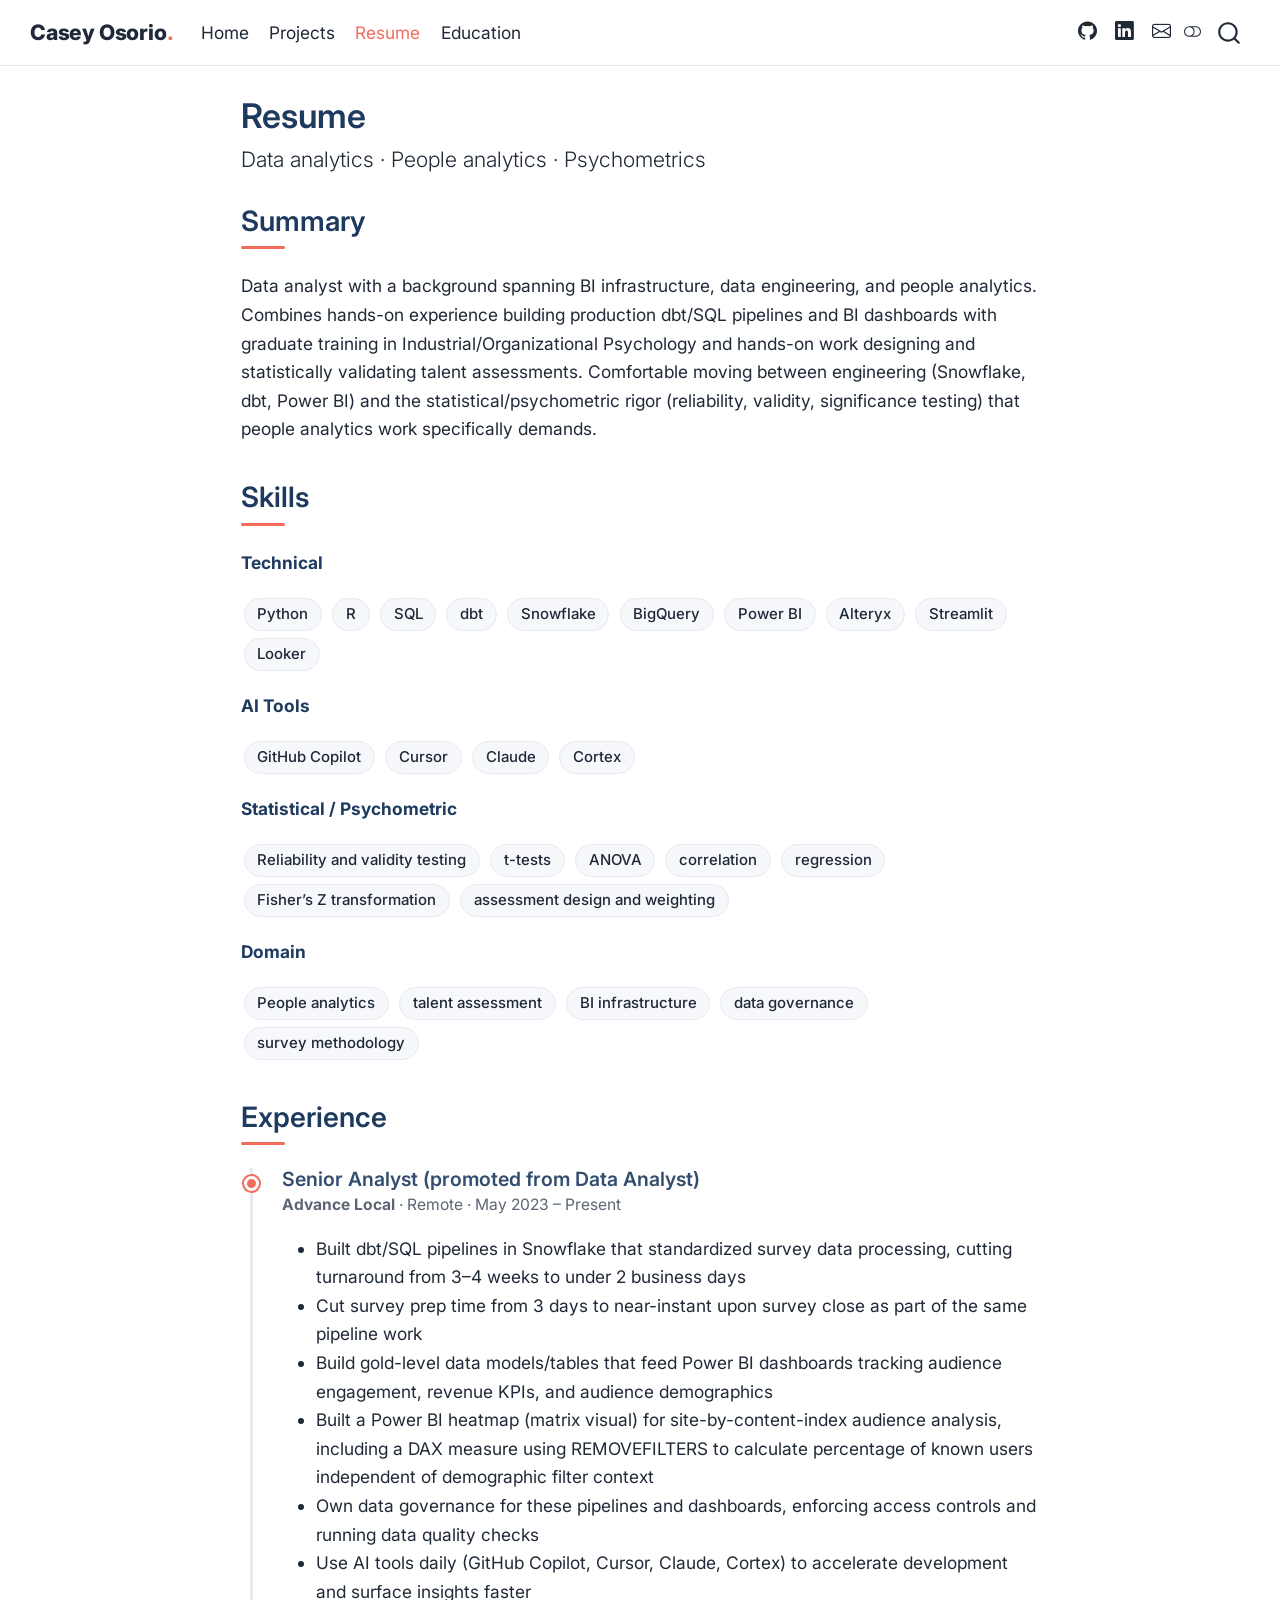
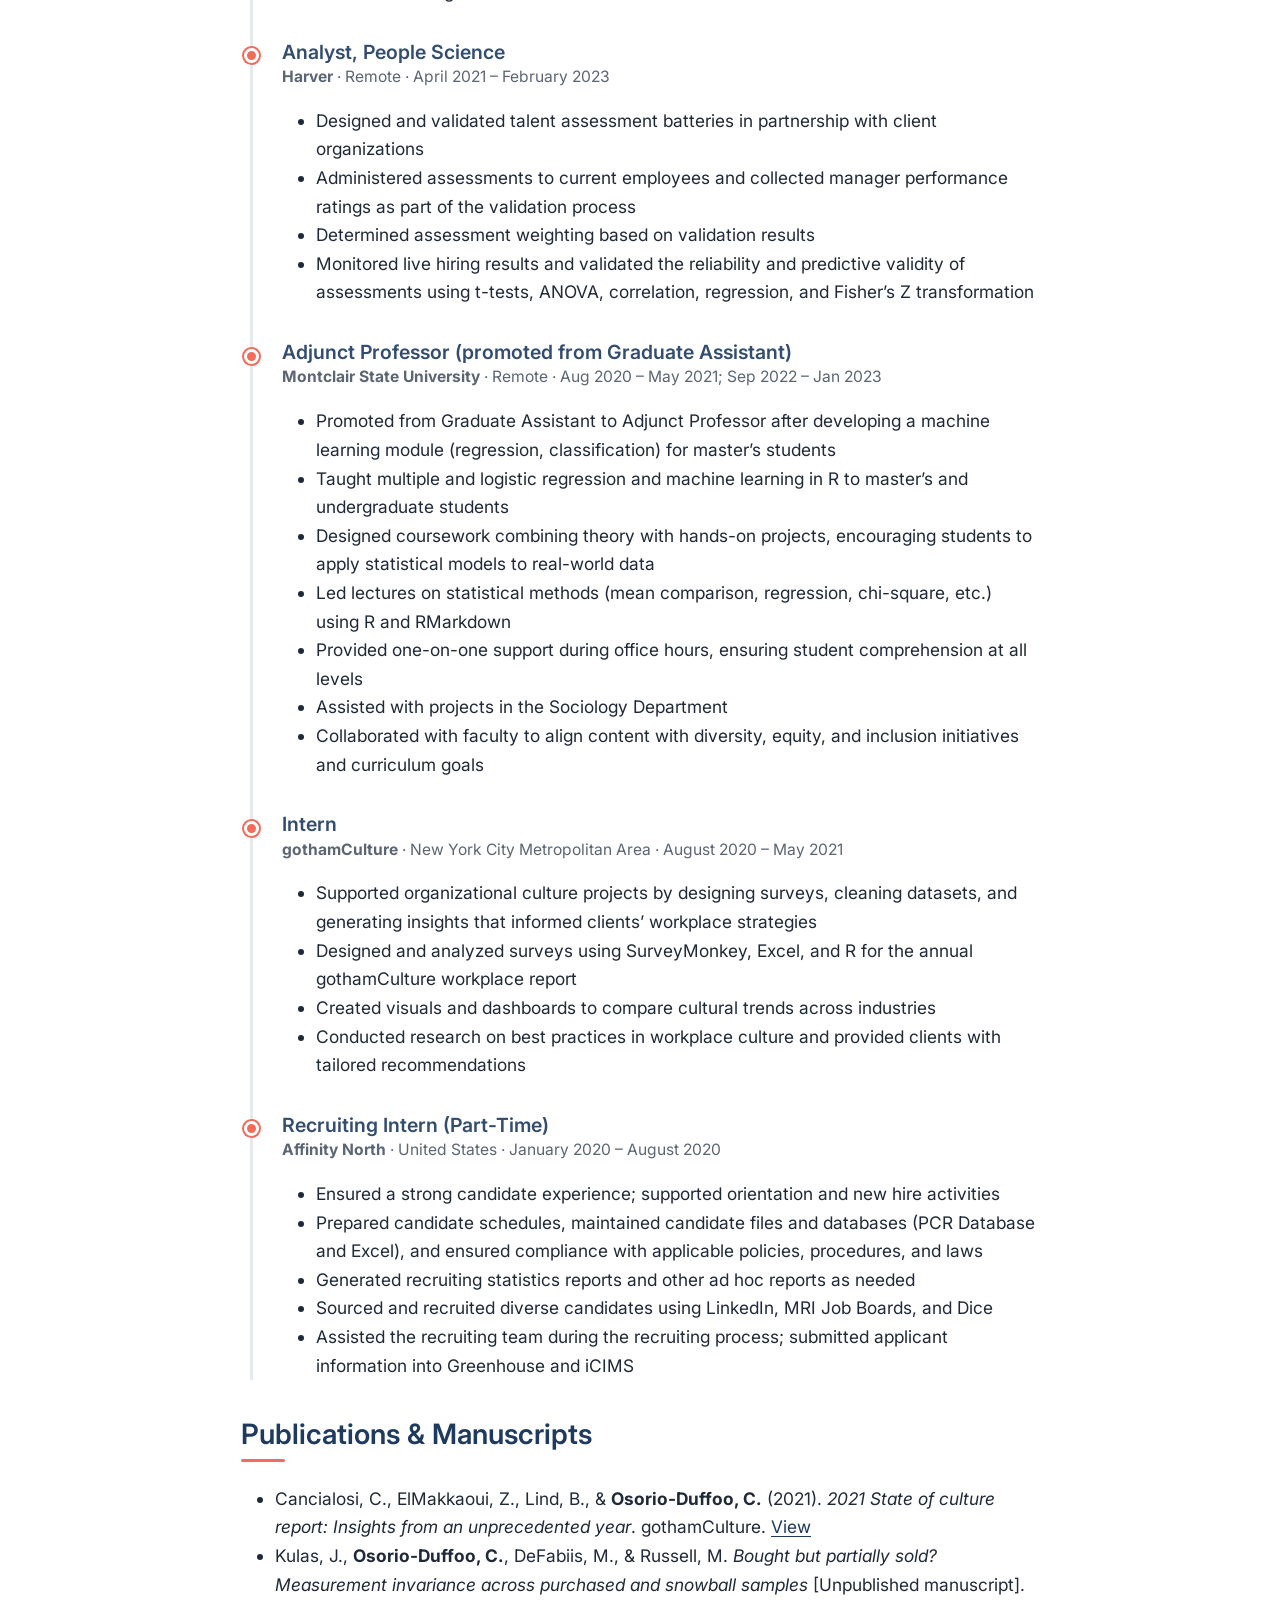
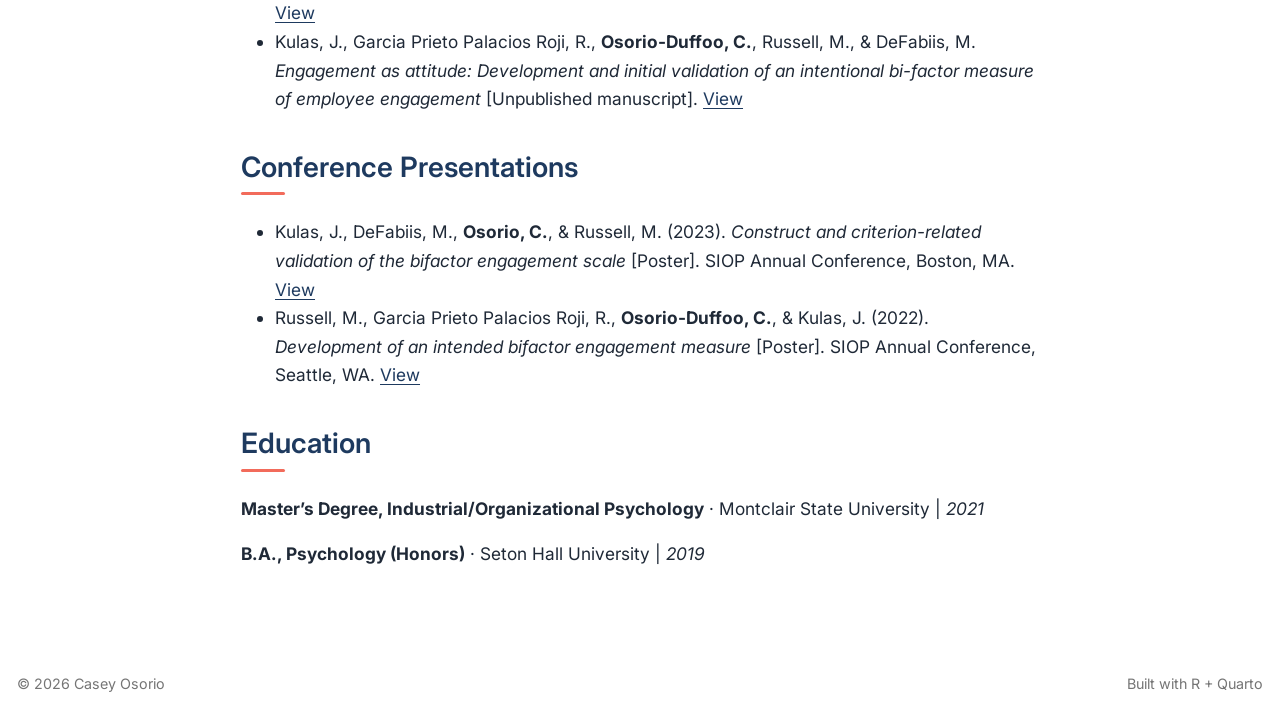
<file: resume.html>
<!DOCTYPE html>
<html xmlns="http://www.w3.org/1999/xhtml" lang="en" xml:lang="en"><head>

<meta charset="utf-8">
<meta name="generator" content="quarto-1.10.19">

<meta name="viewport" content="width=device-width, initial-scale=1.0, user-scalable=yes">


<title>Resume – Casey Osorio</title>
<style>
/* Default styles provided by pandoc.
** See https://pandoc.org/MANUAL.html#variables-for-html for config info.
*/
span.smallcaps{font-variant: small-caps;}
div.columns{display: flex; gap: 1.5em;}
div.column{flex: auto;}
@media screen {
div.columns{gap: min(4vw, 1.5em);}
div.column{overflow-x: auto;}
}
div.hanging-indent{margin-left: 1.5em; text-indent: -1.5em;}
ul.task-list{list-style: none;}
ul.task-list li input[type="checkbox"] {
  width: 0.8em;
  margin: 0 0.8em 0.2em -1em; /* quarto-specific, see https://github.com/quarto-dev/quarto-cli/issues/4556 */ 
  vertical-align: middle;
}
</style>


<script src="site_libs/quarto-nav/quarto-nav.js"></script>
<script src="site_libs/quarto-nav/headroom.min.js"></script>
<script src="site_libs/clipboard/clipboard.min.js"></script>
<script src="site_libs/quarto-search/autocomplete.umd.js"></script>
<script src="site_libs/quarto-search/fuse.min.js"></script>
<script src="site_libs/quarto-search/quarto-search.js"></script>
<meta name="quarto:offset" content="./">
<script src="site_libs/quarto-html/quarto.js" type="module"></script>
<script src="site_libs/quarto-html/tabsets/tabsets.js" type="module"></script>
<script src="site_libs/quarto-html/popper.min.js"></script>
<script src="site_libs/quarto-html/tippy.umd.min.js"></script>
<script src="site_libs/quarto-html/anchor.min.js"></script>
<link href="site_libs/quarto-html/tippy.css" rel="stylesheet">
<link href="site_libs/quarto-html/quarto-syntax-highlighting-bf27225e3a48a9273f3daa8f8e829971.css" rel="stylesheet" class="quarto-color-scheme" id="quarto-text-highlighting-styles">
<link href="site_libs/quarto-html/quarto-syntax-highlighting-dark-b626d73c4c936ccc3cb08be7d45d1df6.css" rel="stylesheet" class="quarto-color-scheme quarto-color-alternate" id="quarto-text-highlighting-styles">
<link href="site_libs/quarto-html/quarto-syntax-highlighting-bf27225e3a48a9273f3daa8f8e829971.css" rel="stylesheet" class="quarto-color-scheme-extra" id="quarto-text-highlighting-styles">
<script src="site_libs/bootstrap/bootstrap.min.js"></script>
<link href="site_libs/bootstrap/bootstrap-icons.css" rel="stylesheet">
<link href="site_libs/bootstrap/bootstrap-e7e12972d3fdf651b32424ddcba134da.min.css" rel="stylesheet" append-hash="true" class="quarto-color-scheme" id="quarto-bootstrap" data-mode="light">
<link href="site_libs/bootstrap/bootstrap-dark-7f354027a1c93776e464c7e6af05c7e6.min.css" rel="stylesheet" append-hash="true" class="quarto-color-scheme quarto-color-alternate" id="quarto-bootstrap" data-mode="light">
<link href="site_libs/bootstrap/bootstrap-e7e12972d3fdf651b32424ddcba134da.min.css" rel="stylesheet" append-hash="true" class="quarto-color-scheme-extra" id="quarto-bootstrap" data-mode="light">
<script id="quarto-search-options" type="application/json">{
  "location": "navbar",
  "copy-button": false,
  "collapse-after": 3,
  "panel-placement": "end",
  "type": "overlay",
  "limit": 50,
  "keyboard-shortcut": [
    "f",
    "/",
    "s"
  ],
  "show-item-context": false,
  "language": {
    "search-no-results-text": "No results",
    "search-matching-documents-text": "matching documents",
    "search-copy-link-title": "Copy link to search",
    "search-hide-matches-text": "Hide additional matches",
    "search-more-match-text": "more match in this document",
    "search-more-matches-text": "more matches in this document",
    "search-clear-button-title": "Clear",
    "search-text-placeholder": "",
    "search-detached-cancel-button-title": "Cancel",
    "search-submit-button-title": "Submit",
    "search-label": "Search"
  }
}</script>


</head>

<body class="nav-fixed fullcontent quarto-light"><script id="quarto-html-before-body" type="application/javascript">
    const toggleBodyColorMode = (bsSheetEl) => {
      const mode = bsSheetEl.getAttribute("data-mode");
      const bodyEl = window.document.querySelector("body");
      if (mode === "dark") {
        bodyEl.classList.add("quarto-dark");
        bodyEl.classList.remove("quarto-light");
      } else {
        bodyEl.classList.add("quarto-light");
        bodyEl.classList.remove("quarto-dark");
      }
    }
    const toggleBodyColorPrimary = () => {
      const bsSheetEl = window.document.querySelector("link#quarto-bootstrap:not([rel=disabled-stylesheet])");
      if (bsSheetEl) {
        toggleBodyColorMode(bsSheetEl);
      }
    }
    const setColorSchemeToggle = (alternate) => {
      const toggles = window.document.querySelectorAll('.quarto-color-scheme-toggle');
      for (let i=0; i < toggles.length; i++) {
        const toggle = toggles[i];
        if (toggle) {
          if (alternate) {
            toggle.classList.add("alternate");
          } else {
            toggle.classList.remove("alternate");
          }
        }
      }
    };
    const toggleColorMode = (alternate) => {
      // Switch the stylesheets
      const primaryStylesheets = window.document.querySelectorAll('link.quarto-color-scheme:not(.quarto-color-alternate)');
      const alternateStylesheets = window.document.querySelectorAll('link.quarto-color-scheme.quarto-color-alternate');
      manageTransitions('#quarto-margin-sidebar .nav-link', false);
      if (alternate) {
        // note: dark is layered on light, we don't disable primary!
        enableStylesheet(alternateStylesheets);
        for (const sheetNode of alternateStylesheets) {
          if (sheetNode.id === "quarto-bootstrap") {
            toggleBodyColorMode(sheetNode);
          }
        }
      } else {
        disableStylesheet(alternateStylesheets);
        enableStylesheet(primaryStylesheets)
        toggleBodyColorPrimary();
      }
      manageTransitions('#quarto-margin-sidebar .nav-link', true);
      // Switch the toggles
      setColorSchemeToggle(alternate)
      // Hack to workaround the fact that safari doesn't
      // properly recolor the scrollbar when toggling (#1455)
      if (navigator.userAgent.indexOf('Safari') > 0 && navigator.userAgent.indexOf('Chrome') == -1) {
        manageTransitions("body", false);
        window.scrollTo(0, 1);
        setTimeout(() => {
          window.scrollTo(0, 0);
          manageTransitions("body", true);
        }, 40);
      }
    }
    const disableStylesheet = (stylesheets) => {
      for (let i=0; i < stylesheets.length; i++) {
        const stylesheet = stylesheets[i];
        stylesheet.rel = 'disabled-stylesheet';
      }
    }
    const enableStylesheet = (stylesheets) => {
      for (let i=0; i < stylesheets.length; i++) {
        const stylesheet = stylesheets[i];
        if(stylesheet.rel !== 'stylesheet') { // for Chrome, which will still FOUC without this check
          stylesheet.rel = 'stylesheet';
        }
      }
    }
    const manageTransitions = (selector, allowTransitions) => {
      const els = window.document.querySelectorAll(selector);
      for (let i=0; i < els.length; i++) {
        const el = els[i];
        if (allowTransitions) {
          el.classList.remove('notransition');
        } else {
          el.classList.add('notransition');
        }
      }
    }
    const isFileUrl = () => {
      return window.location.protocol === 'file:';
    }
    const hasAlternateSentinel = () => {
      let styleSentinel = getColorSchemeSentinel();
      if (styleSentinel !== null) {
        return styleSentinel === "alternate";
      } else {
        return false;
      }
    }
    const setStyleSentinel = (alternate) => {
      const value = alternate ? "alternate" : "default";
      if (!isFileUrl()) {
        window.localStorage.setItem("quarto-color-scheme", value);
      } else {
        localAlternateSentinel = value;
      }
    }
    const getColorSchemeSentinel = () => {
      if (!isFileUrl()) {
        const storageValue = window.localStorage.getItem("quarto-color-scheme");
        return storageValue != null ? storageValue : localAlternateSentinel;
      } else {
        return localAlternateSentinel;
      }
    }
    const toggleGiscusIfUsed = (isAlternate, darkModeDefault) => {
      const baseTheme = document.querySelector('#giscus-base-theme')?.value ?? 'light';
      const alternateTheme = document.querySelector('#giscus-alt-theme')?.value ?? 'dark';
      let newTheme = '';
      if(authorPrefersDark) {
        newTheme = isAlternate ? baseTheme : alternateTheme;
      } else {
        newTheme = isAlternate ? alternateTheme : baseTheme;
      }
      const changeGiscusTheme = () => {
        // From: https://github.com/giscus/giscus/issues/336
        const sendMessage = (message) => {
          const iframe = document.querySelector('iframe.giscus-frame');
          if (!iframe) return;
          iframe.contentWindow.postMessage({ giscus: message }, 'https://giscus.app');
        }
        sendMessage({
          setConfig: {
            theme: newTheme
          }
        });
      }
      const isGiscussLoaded = window.document.querySelector('iframe.giscus-frame') !== null;
      if (isGiscussLoaded) {
        changeGiscusTheme();
      }
    };
    const authorPrefersDark = false;
    const darkModeDefault = authorPrefersDark;
      document.querySelector('link#quarto-text-highlighting-styles.quarto-color-scheme-extra').rel = 'disabled-stylesheet';
      document.querySelector('link#quarto-bootstrap.quarto-color-scheme-extra').rel = 'disabled-stylesheet';
    let localAlternateSentinel = darkModeDefault ? 'alternate' : 'default';
    // Dark / light mode switch
    window.quartoToggleColorScheme = () => {
      // Read the current dark / light value
      let toAlternate = !hasAlternateSentinel();
      toggleColorMode(toAlternate);
      setStyleSentinel(toAlternate);
      toggleGiscusIfUsed(toAlternate, darkModeDefault);
      window.dispatchEvent(new Event('resize'));
    };
    // Switch to dark mode if need be
    if (hasAlternateSentinel()) {
      toggleColorMode(true);
    } else {
      toggleColorMode(false);
    }
  </script>

<div id="quarto-search-results"></div>
  <header id="quarto-header" class="headroom fixed-top">
    <nav class="navbar navbar-expand-lg " data-bs-theme="dark">
      <div class="navbar-container container-fluid">
      <div class="navbar-brand-container mx-auto">
    <a class="navbar-brand" href="./index.html">
    <span class="navbar-title">Casey Osorio</span>
    </a>
  </div>
            <div id="quarto-search" class="" title="Search"></div>
          <button class="navbar-toggler" type="button" data-bs-toggle="collapse" data-bs-target="#navbarCollapse" aria-controls="navbarCollapse" role="menu" aria-expanded="false" aria-label="Toggle navigation" onclick="if (window.quartoToggleHeadroom) { window.quartoToggleHeadroom(); }">
  <span class="navbar-toggler-icon"></span>
</button>
          <div class="collapse navbar-collapse" id="navbarCollapse">
            <ul class="navbar-nav navbar-nav-scroll me-auto">
  <li class="nav-item">
    <a class="nav-link" href="./index.html"> 
<span class="menu-text">Home</span></a>
  </li>  
  <li class="nav-item">
    <a class="nav-link" href="./projects.html"> 
<span class="menu-text">Projects</span></a>
  </li>  
  <li class="nav-item">
    <a class="nav-link active" href="./resume.html" aria-current="page"> 
<span class="menu-text">Resume</span></a>
  </li>  
  <li class="nav-item">
    <a class="nav-link" href="./education.html"> 
<span class="menu-text">Education</span></a>
  </li>  
</ul>
            <ul class="navbar-nav navbar-nav-scroll ms-auto">
  <li class="nav-item compact">
    <a class="nav-link" href="https://github.com/casosorio"> <i class="bi bi-github" role="img">
</i> 
<span class="menu-text"></span></a>
  </li>  
  <li class="nav-item compact">
    <a class="nav-link" href="https://www.linkedin.com/in/casey-osorio-duffoo"> <i class="bi bi-linkedin" role="img">
</i> 
<span class="menu-text"></span></a>
  </li>  
  <li class="nav-item compact">
    <a class="nav-link" href="mailto:caseyosorio@gmail.com"> <i class="bi bi-envelope" role="img">
</i> 
<span class="menu-text"></span></a>
  </li>  
</ul>
          </div> <!-- /navcollapse -->
            <div class="quarto-navbar-tools">
  <a href="" class="quarto-color-scheme-toggle quarto-navigation-tool  px-1" onclick="window.quartoToggleColorScheme(); return false;" title="Toggle dark mode"><i class="bi"></i></a>
</div>
      </div> <!-- /container-fluid -->
    </nav>
</header>
<!-- content -->
<div id="quarto-content" class="quarto-container page-columns page-rows-contents page-layout-article page-navbar">
<!-- sidebar -->
<!-- margin-sidebar -->
    
<!-- main -->
<main class="content" id="quarto-document-content">


<header id="title-block-header" class="quarto-title-block default">
<div class="quarto-title">
<h1 class="title">Resume</h1>
<p class="subtitle lead">Data analytics · People analytics · Psychometrics</p>
</div>



<div class="quarto-title-meta">

    
  
    
  </div>
  


</header>


<section id="summary" class="level2">
<h2 class="anchored" data-anchor-id="summary">Summary</h2>
<p>Data analyst with a background spanning BI infrastructure, data engineering, and people analytics. Combines hands-on experience building production dbt/SQL pipelines and BI dashboards with graduate training in Industrial/Organizational Psychology and hands-on work designing and statistically validating talent assessments. Comfortable moving between engineering (Snowflake, dbt, Power BI) and the statistical/psychometric rigor (reliability, validity, significance testing) that people analytics work specifically demands.</p>
</section>
<section id="skills" class="level2">
<h2 class="anchored" data-anchor-id="skills">Skills</h2>
<div class="skill-row">
<p><strong>Technical</strong></p>
<p><span class="skill">Python</span> <span class="skill">R</span> <span class="skill">SQL</span> <span class="skill">dbt</span> <span class="skill">Snowflake</span> <span class="skill">BigQuery</span> <span class="skill">Power BI</span> <span class="skill">Alteryx</span> <span class="skill">Streamlit</span> <span class="skill">Looker</span></p>
</div>
<div class="skill-row">
<p><strong>AI Tools</strong></p>
<p><span class="skill">GitHub Copilot</span> <span class="skill">Cursor</span> <span class="skill">Claude</span> <span class="skill">Cortex</span></p>
</div>
<div class="skill-row">
<p><strong>Statistical / Psychometric</strong></p>
<p><span class="skill">Reliability and validity testing</span> <span class="skill">t-tests</span> <span class="skill">ANOVA</span> <span class="skill">correlation</span> <span class="skill">regression</span> <span class="skill">Fisher’s Z transformation</span> <span class="skill">assessment design and weighting</span></p>
</div>
<div class="skill-row">
<p><strong>Domain</strong></p>
<p><span class="skill">People analytics</span> <span class="skill">talent assessment</span> <span class="skill">BI infrastructure</span> <span class="skill">data governance</span> <span class="skill">survey methodology</span></p>
</div>
</section>
<section id="experience" class="level2">
<h2 class="anchored" data-anchor-id="experience">Experience</h2>
<div class="timeline">
<section id="senior-analyst-promoted-from-data-analyst" class="level3 timeline-item">
<h3 class="anchored" data-anchor-id="senior-analyst-promoted-from-data-analyst">Senior Analyst (promoted from Data Analyst)</h3>
<div class="meta">
<p><strong>Advance Local</strong> · Remote · May 2023 – Present</p>
</div>
<ul>
<li>Built dbt/SQL pipelines in Snowflake that standardized survey data processing, cutting turnaround from 3–4 weeks to under 2 business days</li>
<li>Cut survey prep time from 3 days to near-instant upon survey close as part of the same pipeline work</li>
<li>Build gold-level data models/tables that feed Power BI dashboards tracking audience engagement, revenue KPIs, and audience demographics</li>
<li>Built a Power BI heatmap (matrix visual) for site-by-content-index audience analysis, including a DAX measure using REMOVEFILTERS to calculate percentage of known users independent of demographic filter context</li>
<li>Own data governance for these pipelines and dashboards, enforcing access controls and running data quality checks</li>
<li>Use AI tools daily (GitHub Copilot, Cursor, Claude, Cortex) to accelerate development and surface insights faster</li>
</ul>
</section>
<section id="analyst-people-science" class="level3 timeline-item">
<h3 class="anchored" data-anchor-id="analyst-people-science">Analyst, People Science</h3>
<div class="meta">
<p><strong>Harver</strong> · Remote · April 2021 – February 2023</p>
</div>
<ul>
<li>Designed and validated talent assessment batteries in partnership with client organizations</li>
<li>Administered assessments to current employees and collected manager performance ratings as part of the validation process</li>
<li>Determined assessment weighting based on validation results</li>
<li>Monitored live hiring results and validated the reliability and predictive validity of assessments using t-tests, ANOVA, correlation, regression, and Fisher’s Z transformation</li>
</ul>
</section>
<section id="adjunct-professor-promoted-from-graduate-assistant" class="level3 timeline-item">
<h3 class="anchored" data-anchor-id="adjunct-professor-promoted-from-graduate-assistant">Adjunct Professor (promoted from Graduate Assistant)</h3>
<div class="meta">
<p><strong>Montclair State University</strong> · Remote · Aug 2020 – May 2021; Sep 2022 – Jan 2023</p>
</div>
<ul>
<li>Promoted from Graduate Assistant to Adjunct Professor after developing a machine learning module (regression, classification) for master’s students</li>
<li>Taught multiple and logistic regression and machine learning in R to master’s and undergraduate students</li>
<li>Designed coursework combining theory with hands-on projects, encouraging students to apply statistical models to real-world data</li>
<li>Led lectures on statistical methods (mean comparison, regression, chi-square, etc.) using R and RMarkdown</li>
<li>Provided one-on-one support during office hours, ensuring student comprehension at all levels</li>
<li>Assisted with projects in the Sociology Department</li>
<li>Collaborated with faculty to align content with diversity, equity, and inclusion initiatives and curriculum goals</li>
</ul>
</section>
<section id="intern" class="level3 timeline-item">
<h3 class="anchored" data-anchor-id="intern">Intern</h3>
<div class="meta">
<p><strong>gothamCulture</strong> · New York City Metropolitan Area · August 2020 – May 2021</p>
</div>
<ul>
<li>Supported organizational culture projects by designing surveys, cleaning datasets, and generating insights that informed clients’ workplace strategies</li>
<li>Designed and analyzed surveys using SurveyMonkey, Excel, and R for the annual gothamCulture workplace report</li>
<li>Created visuals and dashboards to compare cultural trends across industries</li>
<li>Conducted research on best practices in workplace culture and provided clients with tailored recommendations</li>
</ul>
</section>
<section id="recruiting-intern-part-time" class="level3 timeline-item">
<h3 class="anchored" data-anchor-id="recruiting-intern-part-time">Recruiting Intern (Part-Time)</h3>
<div class="meta">
<p><strong>Affinity North</strong> · United States · January 2020 – August 2020</p>
</div>
<ul>
<li>Ensured a strong candidate experience; supported orientation and new hire activities</li>
<li>Prepared candidate schedules, maintained candidate files and databases (PCR Database and Excel), and ensured compliance with applicable policies, procedures, and laws</li>
<li>Generated recruiting statistics reports and other ad hoc reports as needed</li>
<li>Sourced and recruited diverse candidates using LinkedIn, MRI Job Boards, and Dice</li>
<li>Assisted the recruiting team during the recruiting process; submitted applicant information into Greenhouse and iCIMS</li>
</ul>
</section>
</div>
</section>
<section id="publications-manuscripts" class="level2">
<h2 class="anchored" data-anchor-id="publications-manuscripts">Publications &amp; Manuscripts</h2>
<ul>
<li>Cancialosi, C., ElMakkaoui, Z., Lind, B., &amp; <strong>Osorio-Duffoo, C.</strong> (2021). <em>2021 State of culture report: Insights from an unprecedented year</em>. gothamCulture. <a href="projects/state-of-culture-2021/">View</a></li>
<li>Kulas, J., <strong>Osorio-Duffoo, C.</strong>, DeFabiis, M., &amp; Russell, M. <em>Bought but partially sold? Measurement invariance across purchased and snowball samples</em> [Unpublished manuscript]. <a href="projects/measurement-invariance/">View</a></li>
<li>Kulas, J., Garcia Prieto Palacios Roji, R., <strong>Osorio-Duffoo, C.</strong>, Russell, M., &amp; DeFabiis, M. <em>Engagement as attitude: Development and initial validation of an intentional bi-factor measure of employee engagement</em> [Unpublished manuscript]. <a href="projects/engagement-paper/">View</a></li>
</ul>
</section>
<section id="conference-presentations" class="level2">
<h2 class="anchored" data-anchor-id="conference-presentations">Conference Presentations</h2>
<ul>
<li>Kulas, J., DeFabiis, M., <strong>Osorio, C.</strong>, &amp; Russell, M. (2023). <em>Construct and criterion-related validation of the bifactor engagement scale</em> [Poster]. SIOP Annual Conference, Boston, MA. <a href="projects/engagement-posters/">View</a></li>
<li>Russell, M., Garcia Prieto Palacios Roji, R., <strong>Osorio-Duffoo, C.</strong>, &amp; Kulas, J. (2022). <em>Development of an intended bifactor engagement measure</em> [Poster]. SIOP Annual Conference, Seattle, WA. <a href="projects/engagement-posters/">View</a></li>
</ul>
</section>
<section id="education" class="level2">
<h2 class="anchored" data-anchor-id="education">Education</h2>
<p><strong>Master’s Degree, Industrial/Organizational Psychology</strong> · Montclair State University | <em>2021</em></p>
<p><strong>B.A., Psychology (Honors)</strong> · Seton Hall University | <em>2019</em></p>


</section>

</main> <!-- /main -->
<script id="quarto-html-after-body" type="application/javascript">
  window.document.addEventListener("DOMContentLoaded", function (event) {
    // Ensure there is a toggle, if there isn't float one in the top right
    if (window.document.querySelector('.quarto-color-scheme-toggle') === null) {
      const a = window.document.createElement('a');
      a.classList.add('top-right');
      a.classList.add('quarto-color-scheme-toggle');
      a.href = "";
      a.onclick = function() { try { window.quartoToggleColorScheme(); } catch {} return false; };
      const i = window.document.createElement("i");
      i.classList.add('bi');
      a.appendChild(i);
      window.document.body.appendChild(a);
    }
    setColorSchemeToggle(hasAlternateSentinel())
    const icon = "";
    const anchorJS = new window.AnchorJS();
    anchorJS.options = {
      placement: 'right',
      icon: icon
    };
    anchorJS.add('.anchored');
    const isCodeAnnotation = (el) => {
      for (const clz of el.classList) {
        if (clz.startsWith('code-annotation-')) {                     
          return true;
        }
      }
      return false;
    }
    const onCopySuccess = function(e) {
      // button target
      const button = e.trigger;
      // don't keep focus
      button.blur();
      // flash "checked"
      button.classList.add('code-copy-button-checked');
      var currentTitle = button.getAttribute("title");
      button.setAttribute("title", "Copied!");
      let tooltip;
      if (window.bootstrap) {
        button.setAttribute("data-bs-toggle", "tooltip");
        button.setAttribute("data-bs-placement", "left");
        button.setAttribute("data-bs-title", "Copied!");
        tooltip = new bootstrap.Tooltip(button, 
          { trigger: "manual", 
            customClass: "code-copy-button-tooltip",
            offset: [0, -8]});
        tooltip.show();    
      }
      setTimeout(function() {
        if (tooltip) {
          tooltip.hide();
          button.removeAttribute("data-bs-title");
          button.removeAttribute("data-bs-toggle");
          button.removeAttribute("data-bs-placement");
        }
        button.setAttribute("title", currentTitle);
        button.classList.remove('code-copy-button-checked');
      }, 1000);
      // clear code selection
      e.clearSelection();
    }
    const getTextToCopy = function(trigger) {
      const outerScaffold = trigger.parentElement.cloneNode(true);
      const codeEl = outerScaffold.querySelector('code');
      for (const childEl of codeEl.children) {
        if (isCodeAnnotation(childEl)) {
          childEl.remove();
        }
      }
      return codeEl.innerText;
    }
    const clipboard = new window.ClipboardJS('.code-copy-button:not([data-in-quarto-modal])', {
      text: getTextToCopy
    });
    clipboard.on('success', onCopySuccess);
    if (window.document.getElementById('quarto-embedded-source-code-modal')) {
      const clipboardModal = new window.ClipboardJS('.code-copy-button[data-in-quarto-modal]', {
        text: getTextToCopy,
        container: window.document.getElementById('quarto-embedded-source-code-modal')
      });
      clipboardModal.on('success', onCopySuccess);
    }
      var localhostRegex = new RegExp(/^(?:http|https):\/\/localhost\:?[0-9]*\//);
      var mailtoRegex = new RegExp(/^mailto:/);
        var filterRegex = new RegExp("https:\/\/casosorio\.github\.io\/");
      var isInternal = (href) => {
          return filterRegex.test(href) || localhostRegex.test(href) || mailtoRegex.test(href);
      }
      // Inspect non-navigation links and adorn them if external
     var links = window.document.querySelectorAll('a[href]:not(.nav-link):not(.navbar-brand):not(.toc-action):not(.sidebar-link):not(.sidebar-item-toggle):not(.pagination-link):not(.no-external):not([aria-hidden]):not(.dropdown-item):not(.quarto-navigation-tool):not(.about-link)');
      for (var i=0; i<links.length; i++) {
        const link = links[i];
        if (!isInternal(link.href)) {
          // undo the damage that might have been done by quarto-nav.js in the case of
          // links that we want to consider external
          if (link.dataset.originalHref !== undefined) {
            link.href = link.dataset.originalHref;
          }
        }
      }
    function tippyHover(el, contentFn, onTriggerFn, onUntriggerFn) {
      const config = {
        allowHTML: true,
        maxWidth: 500,
        delay: 100,
        arrow: false,
        appendTo: function(el) {
            return el.parentElement;
        },
        interactive: true,
        interactiveBorder: 10,
        theme: 'quarto',
        placement: 'bottom-start',
      };
      if (contentFn) {
        config.content = contentFn;
      }
      if (onTriggerFn) {
        config.onTrigger = onTriggerFn;
      }
      if (onUntriggerFn) {
        config.onUntrigger = onUntriggerFn;
      }
      window.tippy(el, config); 
    }
    const noterefs = window.document.querySelectorAll('a[role="doc-noteref"]');
    for (var i=0; i<noterefs.length; i++) {
      const ref = noterefs[i];
      tippyHover(ref, function() {
        // use id or data attribute instead here
        let href = ref.getAttribute('data-footnote-href') || ref.getAttribute('href');
        try { href = new URL(href).hash; } catch {}
        const id = href.replace(/^#\/?/, "");
        const note = window.document.getElementById(id);
        if (note) {
          return note.innerHTML;
        } else {
          return "";
        }
      });
    }
    const xrefs = window.document.querySelectorAll('a.quarto-xref');
    const processXRef = (id, note) => {
      // Strip column container classes
      const stripColumnClz = (el) => {
        el.classList.remove("page-full", "page-columns");
        if (el.children) {
          for (const child of el.children) {
            stripColumnClz(child);
          }
        }
      }
      stripColumnClz(note)
      if (id === null || id.startsWith('sec-')) {
        // Special case sections, only their first couple elements
        const container = document.createElement("div");
        if (note.children && note.children.length > 2) {
          container.appendChild(note.children[0].cloneNode(true));
          for (let i = 1; i < note.children.length; i++) {
            const child = note.children[i];
            if (child.tagName === "P" && child.innerText === "") {
              continue;
            } else {
              container.appendChild(child.cloneNode(true));
              break;
            }
          }
          if (window.Quarto?.typesetMath) {
            window.Quarto.typesetMath(container);
          }
          return container.innerHTML
        } else {
          if (window.Quarto?.typesetMath) {
            window.Quarto.typesetMath(note);
          }
          return note.innerHTML;
        }
      } else {
        // Remove any anchor links if they are present
        const anchorLink = note.querySelector('a.anchorjs-link');
        if (anchorLink) {
          anchorLink.remove();
        }
        if (window.Quarto?.typesetMath) {
          window.Quarto.typesetMath(note);
        }
        if (note.classList.contains("callout")) {
          return note.outerHTML;
        } else {
          return note.innerHTML;
        }
      }
    }
    for (var i=0; i<xrefs.length; i++) {
      const xref = xrefs[i];
      tippyHover(xref, undefined, function(instance) {
        instance.disable();
        let url = xref.getAttribute('href');
        let hash = undefined; 
        if (url.startsWith('#')) {
          hash = url;
        } else {
          try { hash = new URL(url).hash; } catch {}
        }
        if (hash) {
          const id = hash.replace(/^#\/?/, "");
          const note = window.document.getElementById(id);
          if (note !== null) {
            try {
              const html = processXRef(id, note.cloneNode(true));
              instance.setContent(html);
            } finally {
              instance.enable();
              instance.show();
            }
          } else {
            // See if we can fetch this
            fetch(url.split('#')[0])
            .then(res => res.text())
            .then(html => {
              const parser = new DOMParser();
              const htmlDoc = parser.parseFromString(html, "text/html");
              const note = htmlDoc.getElementById(id);
              if (note !== null) {
                const html = processXRef(id, note);
                instance.setContent(html);
              } 
            }).finally(() => {
              instance.enable();
              instance.show();
            });
          }
        } else {
          // See if we can fetch a full url (with no hash to target)
          // This is a special case and we should probably do some content thinning / targeting
          fetch(url)
          .then(res => res.text())
          .then(html => {
            const parser = new DOMParser();
            const htmlDoc = parser.parseFromString(html, "text/html");
            const note = htmlDoc.querySelector('main.content');
            if (note !== null) {
              // This should only happen for chapter cross references
              // (since there is no id in the URL)
              // remove the first header
              if (note.children.length > 0 && note.children[0].tagName === "HEADER") {
                note.children[0].remove();
              }
              const html = processXRef(null, note);
              instance.setContent(html);
            } 
          }).finally(() => {
            instance.enable();
            instance.show();
          });
        }
      }, function(instance) {
      });
    }
        let selectedAnnoteEl;
        const selectorForAnnotation = ( cell, annotation) => {
          let cellAttr = 'data-code-cell="' + cell + '"';
          let lineAttr = 'data-code-annotation="' +  annotation + '"';
          const selector = 'span[' + cellAttr + '][' + lineAttr + ']';
          return selector;
        }
        const selectCodeLines = (annoteEl) => {
          const doc = window.document;
          const targetCell = annoteEl.getAttribute("data-target-cell");
          const targetAnnotation = annoteEl.getAttribute("data-target-annotation");
          const annoteSpan = window.document.querySelector(selectorForAnnotation(targetCell, targetAnnotation));
          const lines = annoteSpan.getAttribute("data-code-lines").split(",");
          const lineIds = lines.map((line) => {
            return targetCell + "-" + line;
          })
          let top = null;
          let height = null;
          let parent = null;
          if (lineIds.length > 0) {
              //compute the position of the single el (top and bottom and make a div)
              const el = window.document.getElementById(lineIds[0]);
              top = el.offsetTop;
              height = el.offsetHeight;
              parent = el.parentElement.parentElement;
            if (lineIds.length > 1) {
              const lastEl = window.document.getElementById(lineIds[lineIds.length - 1]);
              const bottom = lastEl.offsetTop + lastEl.offsetHeight;
              height = bottom - top;
            }
            if (top !== null && height !== null && parent !== null) {
              // cook up a div (if necessary) and position it 
              let div = window.document.getElementById("code-annotation-line-highlight");
              if (div === null) {
                div = window.document.createElement("div");
                div.setAttribute("id", "code-annotation-line-highlight");
                div.style.position = 'absolute';
                parent.appendChild(div);
              }
              div.style.top = top - 2 + "px";
              div.style.height = height + 4 + "px";
              div.style.left = 0;
              let gutterDiv = window.document.getElementById("code-annotation-line-highlight-gutter");
              if (gutterDiv === null) {
                gutterDiv = window.document.createElement("div");
                gutterDiv.setAttribute("id", "code-annotation-line-highlight-gutter");
                gutterDiv.style.position = 'absolute';
                const codeCell = window.document.getElementById(targetCell);
                const gutter = codeCell.querySelector('.code-annotation-gutter');
                gutter.appendChild(gutterDiv);
              }
              gutterDiv.style.top = top - 2 + "px";
              gutterDiv.style.height = height + 4 + "px";
            }
            selectedAnnoteEl = annoteEl;
          }
        };
        const unselectCodeLines = () => {
          const elementsIds = ["code-annotation-line-highlight", "code-annotation-line-highlight-gutter"];
          elementsIds.forEach((elId) => {
            const div = window.document.getElementById(elId);
            if (div) {
              div.remove();
            }
          });
          selectedAnnoteEl = undefined;
        };
          // Handle positioning of the toggle
      window.addEventListener(
        "resize",
        throttle(() => {
          elRect = undefined;
          if (selectedAnnoteEl) {
            selectCodeLines(selectedAnnoteEl);
          }
        }, 10)
      );
      function throttle(fn, ms) {
      let throttle = false;
      let timer;
        return (...args) => {
          if(!throttle) { // first call gets through
              fn.apply(this, args);
              throttle = true;
          } else { // all the others get throttled
              if(timer) clearTimeout(timer); // cancel #2
              timer = setTimeout(() => {
                fn.apply(this, args);
                timer = throttle = false;
              }, ms);
          }
        };
      }
        // Attach click handler to the DT
        const annoteDls = window.document.querySelectorAll('dt[data-target-cell]');
        for (const annoteDlNode of annoteDls) {
          annoteDlNode.addEventListener('click', (event) => {
            const clickedEl = event.target;
            if (clickedEl !== selectedAnnoteEl) {
              unselectCodeLines();
              const activeEl = window.document.querySelector('dt[data-target-cell].code-annotation-active');
              if (activeEl) {
                activeEl.classList.remove('code-annotation-active');
              }
              selectCodeLines(clickedEl);
              clickedEl.classList.add('code-annotation-active');
            } else {
              // Unselect the line
              unselectCodeLines();
              clickedEl.classList.remove('code-annotation-active');
            }
          });
        }
    const findCites = (el) => {
      const parentEl = el.parentElement;
      if (parentEl) {
        const cites = parentEl.dataset.cites;
        if (cites) {
          return {
            el,
            cites: cites.split(' ')
          };
        } else {
          return findCites(el.parentElement)
        }
      } else {
        return undefined;
      }
    };
    var bibliorefs = window.document.querySelectorAll('a[role="doc-biblioref"]');
    for (var i=0; i<bibliorefs.length; i++) {
      const ref = bibliorefs[i];
      const citeInfo = findCites(ref);
      if (citeInfo) {
        tippyHover(citeInfo.el, function() {
          var popup = window.document.createElement('div');
          citeInfo.cites.forEach(function(cite) {
            var citeDiv = window.document.createElement('div');
            citeDiv.classList.add('hanging-indent');
            citeDiv.classList.add('csl-entry');
            var biblioDiv = window.document.getElementById('ref-' + cite);
            if (biblioDiv) {
              citeDiv.innerHTML = biblioDiv.innerHTML;
            }
            popup.appendChild(citeDiv);
          });
          return popup.innerHTML;
        });
      }
    }
  });
  </script>
</div> <!-- /content -->
<footer class="footer">
  <div class="nav-footer">
    <div class="nav-footer-left">
<p>© 2026 Casey Osorio</p>
</div>   
    <div class="nav-footer-center">
      &nbsp;
    </div>
    <div class="nav-footer-right">
<p>Built with R + Quarto</p>
</div>
  </div>
</footer>




</body></html>
</file>
<file: site_libs/quarto-html/tippy.css>
.tippy-box[data-animation=fade][data-state=hidden]{opacity:0}[data-tippy-root]{max-width:calc(100vw - 10px)}.tippy-box{position:relative;background-color:#333;color:#fff;border-radius:4px;font-size:14px;line-height:1.4;white-space:normal;outline:0;transition-property:transform,visibility,opacity}.tippy-box[data-placement^=top]>.tippy-arrow{bottom:0}.tippy-box[data-placement^=top]>.tippy-arrow:before{bottom:-7px;left:0;border-width:8px 8px 0;border-top-color:initial;transform-origin:center top}.tippy-box[data-placement^=bottom]>.tippy-arrow{top:0}.tippy-box[data-placement^=bottom]>.tippy-arrow:before{top:-7px;left:0;border-width:0 8px 8px;border-bottom-color:initial;transform-origin:center bottom}.tippy-box[data-placement^=left]>.tippy-arrow{right:0}.tippy-box[data-placement^=left]>.tippy-arrow:before{border-width:8px 0 8px 8px;border-left-color:initial;right:-7px;transform-origin:center left}.tippy-box[data-placement^=right]>.tippy-arrow{left:0}.tippy-box[data-placement^=right]>.tippy-arrow:before{left:-7px;border-width:8px 8px 8px 0;border-right-color:initial;transform-origin:center right}.tippy-box[data-inertia][data-state=visible]{transition-timing-function:cubic-bezier(.54,1.5,.38,1.11)}.tippy-arrow{width:16px;height:16px;color:#333}.tippy-arrow:before{content:"";position:absolute;border-color:transparent;border-style:solid}.tippy-content{position:relative;padding:5px 9px;z-index:1}
</file>
<file: site_libs/quarto-html/quarto-syntax-highlighting-bf27225e3a48a9273f3daa8f8e829971.css>
/* quarto syntax highlight colors */
:root {
  --quarto-hl-ot-color: #003B4F;
  --quarto-hl-at-color: #657422;
  --quarto-hl-ss-color: #20794D;
  --quarto-hl-an-color: #5E5E5E;
  --quarto-hl-fu-color: #4758AB;
  --quarto-hl-st-color: #20794D;
  --quarto-hl-cf-color: #003B4F;
  --quarto-hl-op-color: #5E5E5E;
  --quarto-hl-er-color: #AD0000;
  --quarto-hl-bn-color: #AD0000;
  --quarto-hl-al-color: #AD0000;
  --quarto-hl-va-color: #111111;
  --quarto-hl-bu-color: inherit;
  --quarto-hl-ex-color: inherit;
  --quarto-hl-pp-color: #AD0000;
  --quarto-hl-in-color: #5E5E5E;
  --quarto-hl-vs-color: #20794D;
  --quarto-hl-wa-color: #5E5E5E;
  --quarto-hl-do-color: #5E5E5E;
  --quarto-hl-im-color: #00769E;
  --quarto-hl-ch-color: #20794D;
  --quarto-hl-dt-color: #AD0000;
  --quarto-hl-fl-color: #AD0000;
  --quarto-hl-co-color: #5E5E5E;
  --quarto-hl-cv-color: #5E5E5E;
  --quarto-hl-cn-color: #8f5902;
  --quarto-hl-sc-color: #5E5E5E;
  --quarto-hl-dv-color: #AD0000;
  --quarto-hl-kw-color: #003B4F;
}

/* other quarto variables */
:root {
  --quarto-font-monospace: SFMono-Regular, Menlo, Monaco, Consolas, "Liberation Mono", "Courier New", monospace;
}

/* syntax highlight based on Pandoc's rules */
pre > code.sourceCode > span {
  color: #003B4F;
}

code.sourceCode > span {
  color: #003B4F;
}

div.sourceCode,
div.sourceCode pre.sourceCode {
  color: #003B4F;
}

/* Normal */
code span {
  color: #003B4F;
}

/* Alert */
code span.al {
  color: #AD0000;
  font-style: inherit;
}

/* Annotation */
code span.an {
  color: #5E5E5E;
  font-style: inherit;
}

/* Attribute */
code span.at {
  color: #657422;
  font-style: inherit;
}

/* BaseN */
code span.bn {
  color: #AD0000;
  font-style: inherit;
}

/* BuiltIn */
code span.bu {
  font-style: inherit;
}

/* ControlFlow */
code span.cf {
  color: #003B4F;
  font-weight: bold;
  font-style: inherit;
}

/* Char */
code span.ch {
  color: #20794D;
  font-style: inherit;
}

/* Constant */
code span.cn {
  color: #8f5902;
  font-style: inherit;
}

/* Comment */
code span.co {
  color: #5E5E5E;
  font-style: inherit;
}

/* CommentVar */
code span.cv {
  color: #5E5E5E;
  font-style: italic;
}

/* Documentation */
code span.do {
  color: #5E5E5E;
  font-style: italic;
}

/* DataType */
code span.dt {
  color: #AD0000;
  font-style: inherit;
}

/* DecVal */
code span.dv {
  color: #AD0000;
  font-style: inherit;
}

/* Error */
code span.er {
  color: #AD0000;
  font-style: inherit;
}

/* Extension */
code span.ex {
  font-style: inherit;
}

/* Float */
code span.fl {
  color: #AD0000;
  font-style: inherit;
}

/* Function */
code span.fu {
  color: #4758AB;
  font-style: inherit;
}

/* Import */
code span.im {
  color: #00769E;
  font-style: inherit;
}

/* Information */
code span.in {
  color: #5E5E5E;
  font-style: inherit;
}

/* Keyword */
code span.kw {
  color: #003B4F;
  font-weight: bold;
  font-style: inherit;
}

/* Operator */
code span.op {
  color: #5E5E5E;
  font-style: inherit;
}

/* Other */
code span.ot {
  color: #003B4F;
  font-style: inherit;
}

/* Preprocessor */
code span.pp {
  color: #AD0000;
  font-style: inherit;
}

/* SpecialChar */
code span.sc {
  color: #5E5E5E;
  font-style: inherit;
}

/* SpecialString */
code span.ss {
  color: #20794D;
  font-style: inherit;
}

/* String */
code span.st {
  color: #20794D;
  font-style: inherit;
}

/* Variable */
code span.va {
  color: #111111;
  font-style: inherit;
}

/* VerbatimString */
code span.vs {
  color: #20794D;
  font-style: inherit;
}

/* Warning */
code span.wa {
  color: #5E5E5E;
  font-style: italic;
}

.prevent-inlining {
  content: "</";
}

/*# sourceMappingURL=8be38f48d34c45af72792cbd699585e7.css.map */
</file>
<file: site_libs/quarto-html/quarto-syntax-highlighting-dark-b626d73c4c936ccc3cb08be7d45d1df6.css>
/* quarto syntax highlight colors */
:root {
  --quarto-hl-al-color: #f07178;
  --quarto-hl-an-color: #d4d0ab;
  --quarto-hl-at-color: #00e0e0;
  --quarto-hl-bn-color: #d4d0ab;
  --quarto-hl-bu-color: #abe338;
  --quarto-hl-ch-color: #abe338;
  --quarto-hl-co-color: #f8f8f2;
  --quarto-hl-cv-color: #ffd700;
  --quarto-hl-cn-color: #ffd700;
  --quarto-hl-cf-color: #ffa07a;
  --quarto-hl-dt-color: #ffa07a;
  --quarto-hl-dv-color: #d4d0ab;
  --quarto-hl-do-color: #f8f8f2;
  --quarto-hl-er-color: #f07178;
  --quarto-hl-ex-color: #00e0e0;
  --quarto-hl-fl-color: #d4d0ab;
  --quarto-hl-fu-color: #ffa07a;
  --quarto-hl-im-color: #abe338;
  --quarto-hl-in-color: #d4d0ab;
  --quarto-hl-kw-color: #ffa07a;
  --quarto-hl-op-color: #ffa07a;
  --quarto-hl-ot-color: #00e0e0;
  --quarto-hl-pp-color: #dcc6e0;
  --quarto-hl-re-color: #00e0e0;
  --quarto-hl-sc-color: #abe338;
  --quarto-hl-ss-color: #abe338;
  --quarto-hl-st-color: #abe338;
  --quarto-hl-va-color: #00e0e0;
  --quarto-hl-vs-color: #abe338;
  --quarto-hl-wa-color: #dcc6e0;
}

/* other quarto variables */
:root {
  --quarto-font-monospace: SFMono-Regular, Menlo, Monaco, Consolas, "Liberation Mono", "Courier New", monospace;
}

/* syntax highlight based on Pandoc's rules */
pre > code.sourceCode > span {
  color: #f8f8f2;
}

code.sourceCode > span {
  color: #f8f8f2;
}

div.sourceCode,
div.sourceCode pre.sourceCode {
  color: #f8f8f2;
}

/* Normal */
code span {
  color: #f8f8f2;
}

/* Alert */
code span.al {
  color: #f07178;
}

/* Annotation */
code span.an {
  color: #d4d0ab;
}

/* Attribute */
code span.at {
  color: #00e0e0;
}

/* BaseN */
code span.bn {
  color: #d4d0ab;
}

/* BuiltIn */
code span.bu {
  color: #abe338;
}

/* ControlFlow */
code span.cf {
  font-weight: bold;
  color: #ffa07a;
}

/* Char */
code span.ch {
  color: #abe338;
}

/* Constant */
code span.cn {
  color: #ffd700;
}

/* Comment */
code span.co {
  font-style: italic;
  color: #f8f8f2;
}

/* CommentVar */
code span.cv {
  color: #ffd700;
}

/* Documentation */
code span.do {
  color: #f8f8f2;
}

/* DataType */
code span.dt {
  color: #ffa07a;
}

/* DecVal */
code span.dv {
  color: #d4d0ab;
}

/* Error */
code span.er {
  color: #f07178;
  text-decoration: underline;
}

/* Extension */
code span.ex {
  font-weight: bold;
  color: #00e0e0;
}

/* Float */
code span.fl {
  color: #d4d0ab;
}

/* Function */
code span.fu {
  color: #ffa07a;
}

/* Import */
code span.im {
  color: #abe338;
}

/* Information */
code span.in {
  color: #d4d0ab;
}

/* Keyword */
code span.kw {
  font-weight: bold;
  color: #ffa07a;
}

/* Operator */
code span.op {
  color: #ffa07a;
}

/* Other */
code span.ot {
  color: #00e0e0;
}

/* Preprocessor */
code span.pp {
  color: #dcc6e0;
}

/* RegionMarker */
code span.re {
  background-color: #f8f8f2;
  color: #00e0e0;
}

/* SpecialChar */
code span.sc {
  color: #abe338;
}

/* SpecialString */
code span.ss {
  color: #abe338;
}

/* String */
code span.st {
  color: #abe338;
}

/* Variable */
code span.va {
  color: #00e0e0;
}

/* VerbatimString */
code span.vs {
  color: #abe338;
}

/* Warning */
code span.wa {
  color: #dcc6e0;
}

.prevent-inlining {
  content: "</";
}

/*# sourceMappingURL=a269c63e8167c3ae395728e86feb0848.css.map */
</file>
